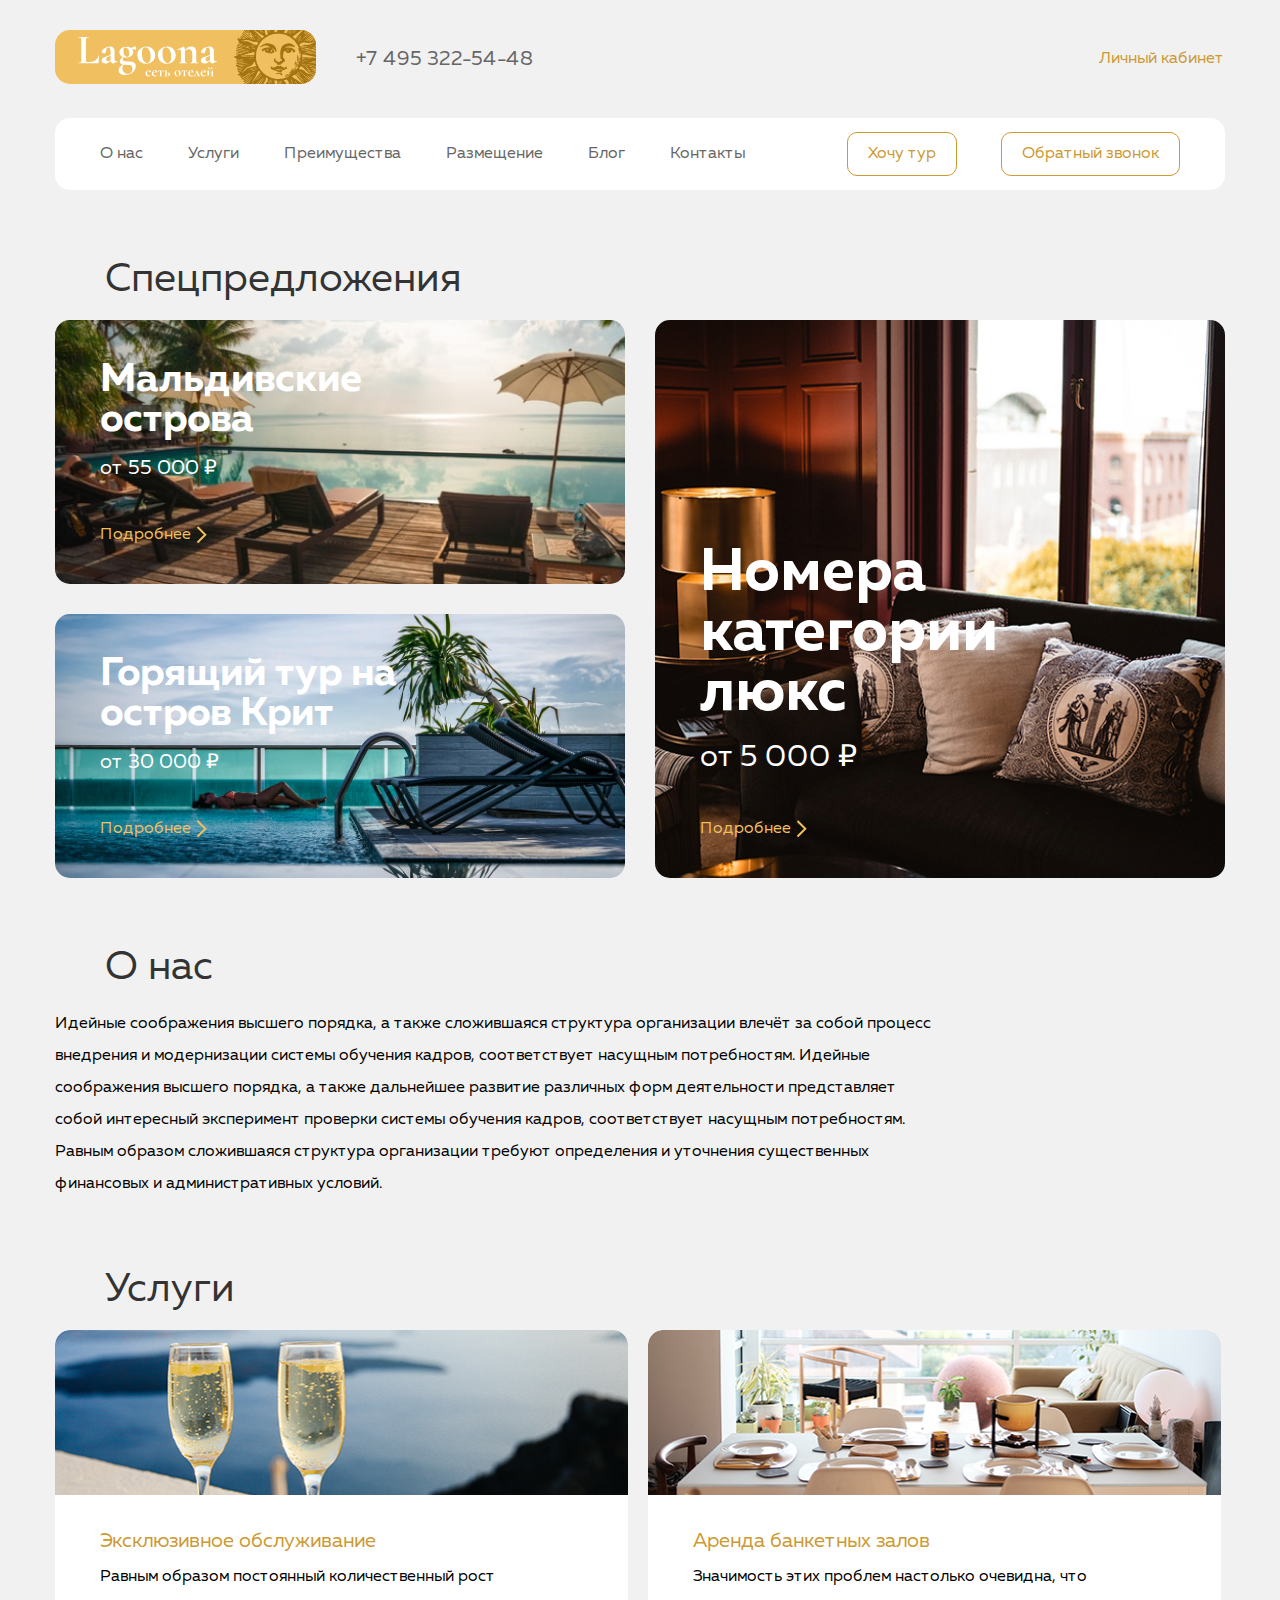
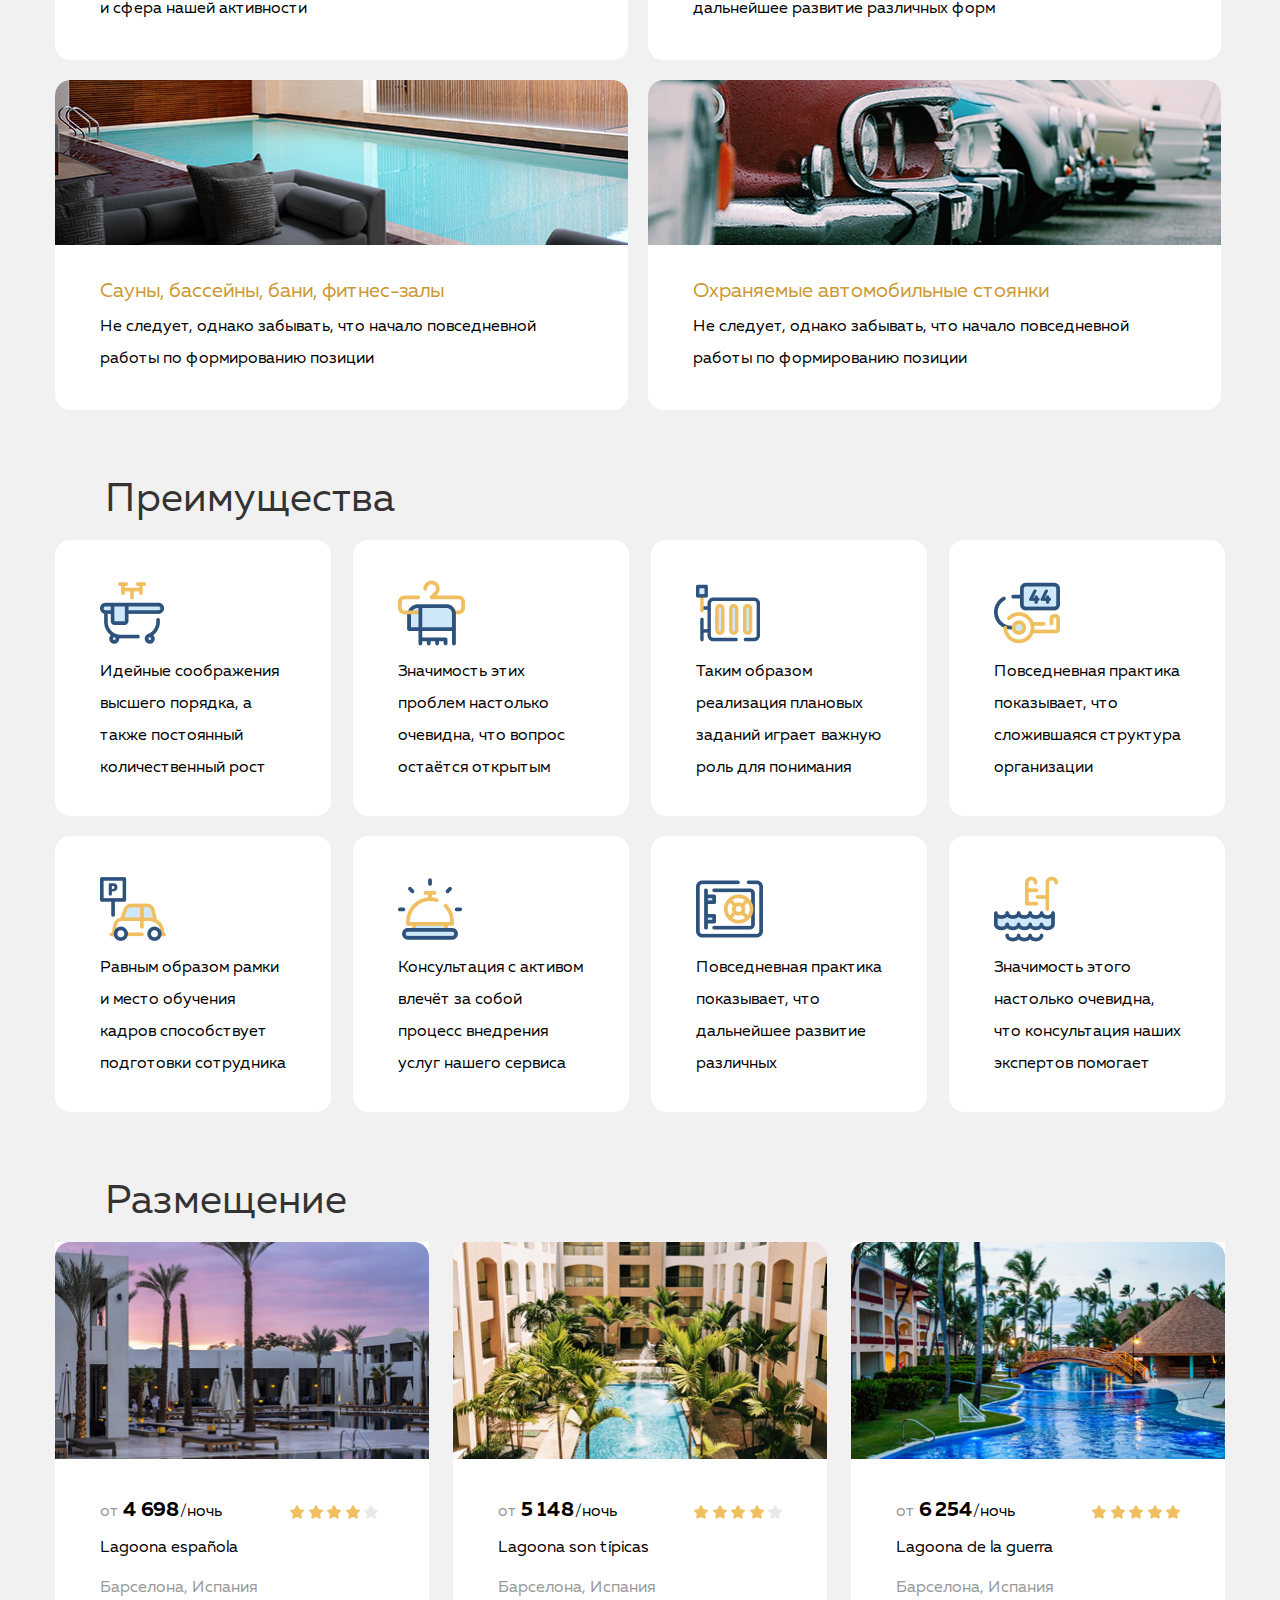
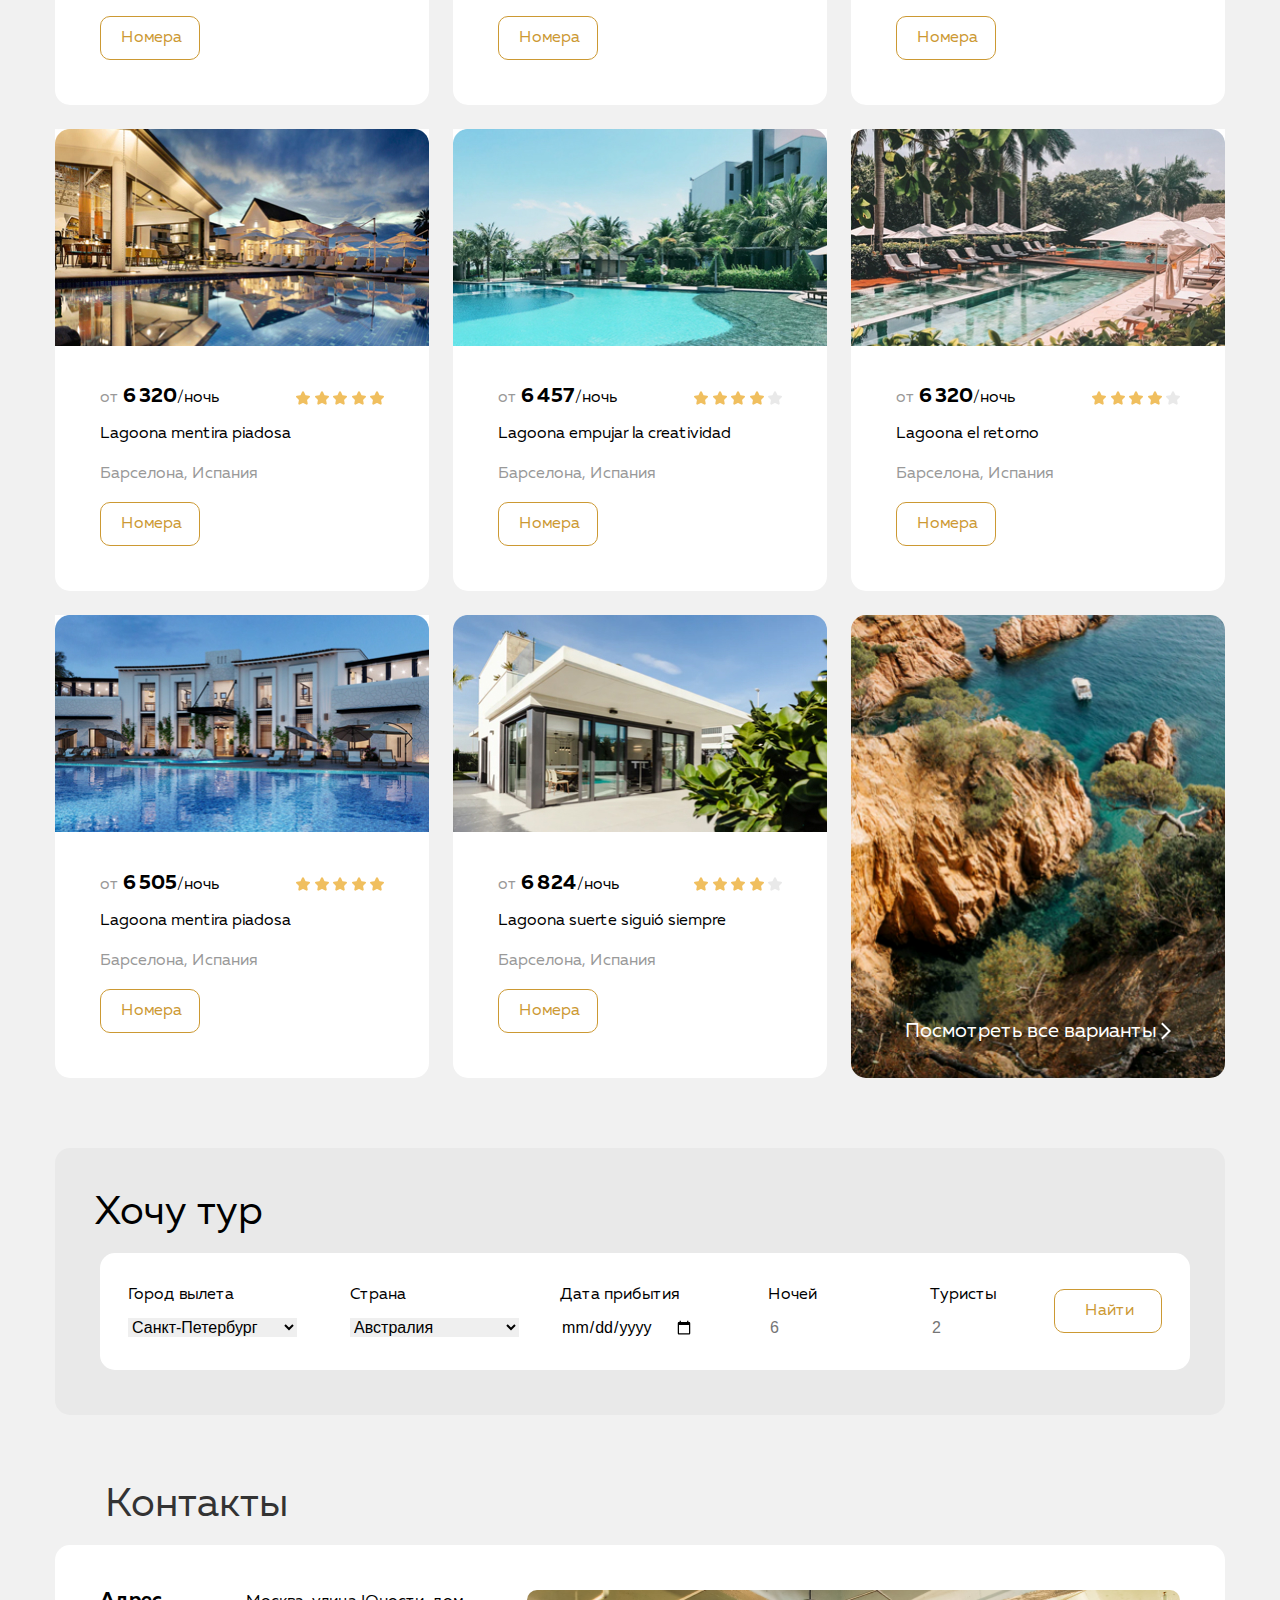
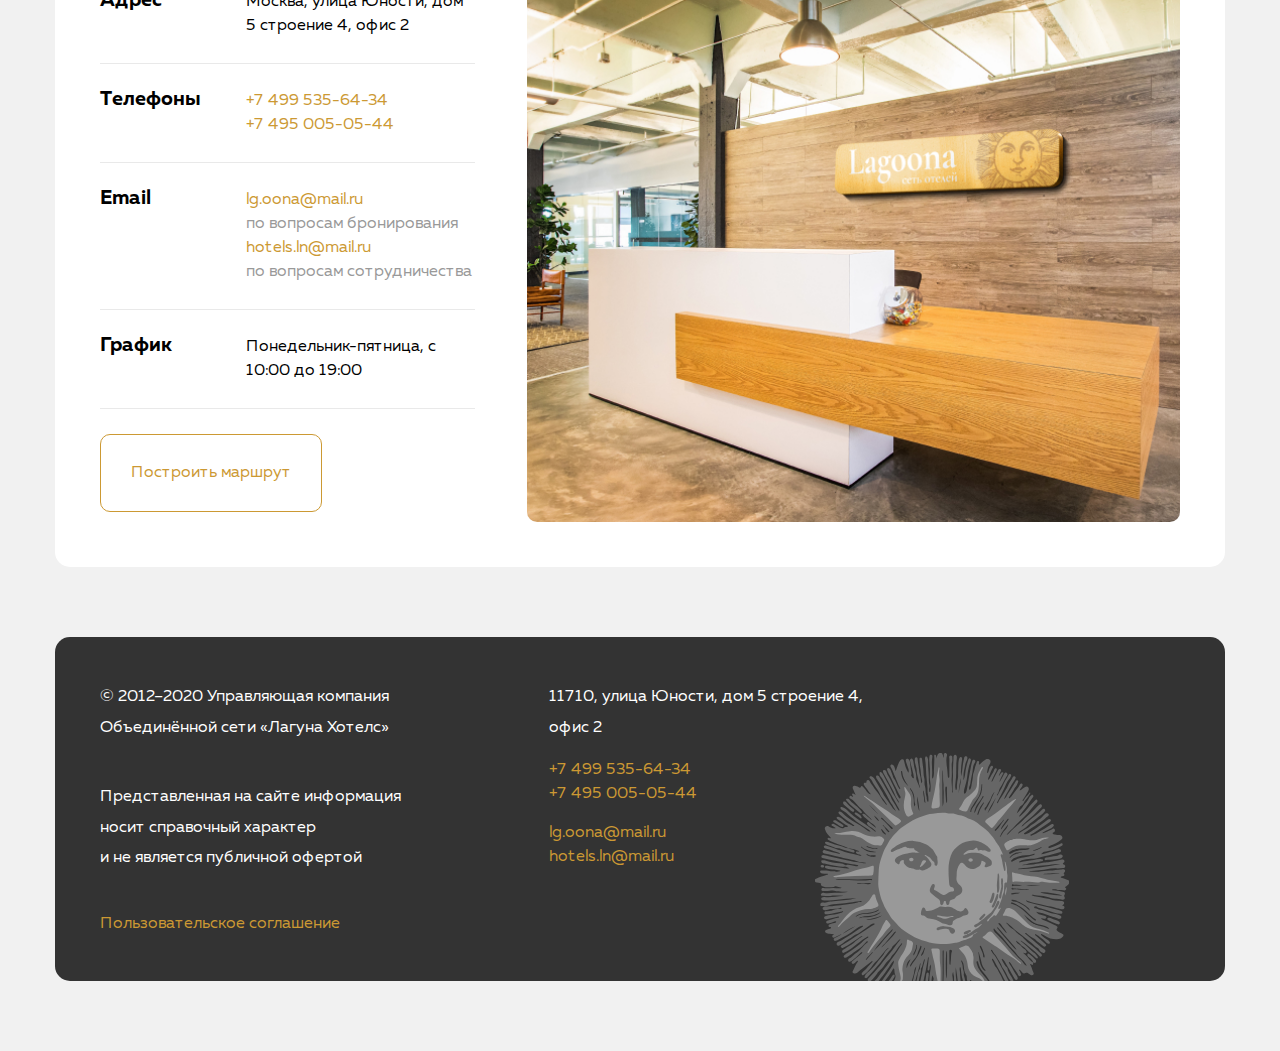
<file: Lagoona Hotel/index.html>
<!DOCTYPE html>
<html lang="en">

<head>
  <meta charset="UTF-8">
  <meta name="viewport" content="width=device-width, initial-scale=1.0">
  <title>Document</title>
  <link rel="stylesheet" href="css/normalize.css">
  <link rel="stylesheet" href="css/style.css">
</head>

<body>
  <header class="header">
    <div class="conteiner header-conteiner">
      <div class="conteiner-top flex">
        <a href="#" class="logo">
          <img src="img/logo.svg" alt="Logo">
        </a>
        <a href="tel:+74953225448" class="header-phone">
          +7 495 322-54-48
        </a>
        <div class="flex link-arrow">
          <a href="#" class="key flex">
            <svg class="key-icon" width="24" height="24" viewBox="0 0 24 24" fill="none" xmlns="http://www.w3.org/2000/svg">
              <path d="M11.59 7.41L15.17 11H1V13H15.17L11.58 16.59L13 18L19 12L13 6L11.59 7.41ZM20 6V18H22V6H20Z"/>
            </svg> Личный кабинет
          </a>
        </div>
      </div>
      <div class="conteiner-bottom flex">
        <nav class="nav flex">
          <ul class="conteiner-nav-list list-reset flex">
            <li class="conteiner-nav-item">
              <a class="nav-link" href="#">О нас</a>
            </li>
            <li class="conteiner-nav-item">
              <a class="nav-link" href="#">Услуги</a>
            </li>
            <li class="conteiner-nav-item">
              <a class="nav-link" href="#">Преимущества</a>
            </li>
            <li class="conteiner-nav-item">
              <a class="nav-link" href="#">Размещение</a>
            </li>
            <li class="conteiner-nav-item">
              <a class="nav-link" href="#">Блог</a>
            </li>
            <li class="conteiner-nav-item">
              <a class="nav-link" href="#">Контакты</a>
            </li>
          </ul>
        </nav>
        <div class="btn">
          <button class="button header-button btn-header-first btn-reset">
            Хочу тур
          </button>
          <button class="button header-button btn-header-last btn-reset">
            Обратный звонок
          </button>
        </div>
      </div>
    </div>
  </header>
  <main class="main">
    <h1>.</h1>
    <section class="special">
      <div class="conteiner">
        <h2 class="section-title">
          Спецпредложения
        </h2>
        <div class="special-content list-reset flex">
          <div class="special-block">
            <article class="special-item special-img1 gradient">
              <h3 class="special-title">Мальдивские острова</h3>
              <p class="special-text">от 55 000 ₽</p>
              <div class="flex link-arrow">
                <a href="#" class="special-link">Подробнее
                  <svg class="special-icon" width="11" height="18" viewBox="0 0 11 18" fill="none" xmlns="http://www.w3.org/2000/svg">
                    <path d="M1.49998 1.00002L9.27815 8.7782L1.49998 16.5564" stroke="#F0BF5F" stroke-width="2" />
                  </svg>
                </a>
              </div>
            </article>
            <article class="special-item special-img2">
              <h3 class="special-title">Горящий тур на остров Крит</h3>
              <p class="special-text">от 30 000 ₽</p>
              <div class="flex link-arrow">
                <a href="#" class="special-link">Подробнее
                  <svg class="special-icon" width="11" height="18" viewBox="0 0 11 18" fill="none" xmlns="http://www.w3.org/2000/svg">
                    <path d="M1.49998 1.00002L9.27815 8.7782L1.49998 16.5564" stroke="#F0BF5F" stroke-width="2" />
                  </svg>
                </a>
              </div>
            </article>
          </div>
          <div class="special-block">
            <article class="special-item special-img3 flex">
              <h3 class="special-title special-title-last">Номера категории люкс</h3>
              <p class="special-text special-text-last">от 5 000 ₽</p>
              <div class="flex link-arrow">
                <a href="#" class="special-link">Подробнее
                  <svg class="special-icon" width="11" height="18" viewBox="0 0 11 18" fill="none" xmlns="http://www.w3.org/2000/svg">
                    <path d="M1.49998 1.00002L9.27815 8.7782L1.49998 16.5564" stroke="#F0BF5F" stroke-width="2" />
                  </svg>
                </a>
              </div>
            </article>
          </div>
        </div>
      </div>
    </section>

    <section class="descr">
      <div class="conteiner">
        <h2 class="section-title">
          О нас
        </h2>
        <p class="description-text">
          Идейные соображения высшего порядка, а&nbsp;также сложившаяся структура организации влечёт за&nbsp;собой
          процесс внедрения и&nbsp;модернизации системы обучения кадров, соответствует насущным потребностям. Идейные
          соображения высшего порядка, а&nbsp;также дальнейшее развитие различных форм деятельности представляет собой
          интересный эксперимент проверки системы обучения кадров, соответствует насущным потребностям. Равным образом
          сложившаяся структура организации требуют определения и&nbsp;уточнения существенных финансовых
          и&nbsp;административных условий.
        </p>
      </div>
    </section>

    <section class="services">
      <div class="conteiner conteiner-services">
        <h2 class="section-title">
          Услуги
        </h2>
        <ul class="services-list list-reset flex">
          <li class="services-item item-img10">
            <a href="#" class="services-title">

              Эксклюзивное обслуживание

              <svg width="10" height="18" viewBox="0 0 10 18" fill="none" xmlns="http://www.w3.org/2000/svg">
                <path d="M0.778175 1.00002L8.55635 8.7782L0.778175 16.5564" stroke-width="2" />
              </svg>
            </a>
            <p class="descr-text services-text">
              Равным образом постоянный количественный рост и&nbsp;сфера нашей активности </p>
          </li>
          <li class="services-item item-img11">
            <a href="#" class="services-title">

                Аренда банкетных залов

              <svg width="10" height="18" viewBox="0 0 10 18" fill="none" xmlns="http://www.w3.org/2000/svg">
                <path d="M0.778175 1.00002L8.55635 8.7782L0.778175 16.5564" stroke-width="2" />
              </svg>
            </a>
            <p class="descr-text services-text">
              Значимость этих проблем настолько очевидна, что дальнейшее развитие различных форм
            </p>
          </li>
          <li class="services-item item-img12">
            <a href="#" class="services-title">

                Сауны, бассейны, бани, фитнес-залы

              <svg width="10" height="18" viewBox="0 0 10 18" fill="none" xmlns="http://www.w3.org/2000/svg">
                <path d="M0.778175 1.00002L8.55635 8.7782L0.778175 16.5564" stroke-width="2" />
              </svg>
            </a>
            <p class="descr-text services-text">
              Не&nbsp;следует, однако забывать, что начало повседневной работы по&nbsp;формированию позиции </p>
          </li>
          <li class="services-item item-img13">
            <a href="#" class="services-title">

                Охраняемые автомобильные стоянки

              <svg width="10" height="18" viewBox="0 0 10 18" fill="none" xmlns="http://www.w3.org/2000/svg">
                <path d="M0.778175 1.00002L8.55635 8.7782L0.778175 16.5564" stroke-width="2" />
              </svg>
            </a>
            <p class="descr-text services-text">
              Не&nbsp;следует, однако забывать, что начало повседневной работы по&nbsp;формированию позиции </p>
          </li>
        </ul>
      </div>
    </section>

    <section class="advantages">
      <div class="conteiner">
        <h2 class="section-title">Преимущества</h2>
        <ul class="advantages-list list-reset flex">
          <li class="advantages-item item-img20">
            <p class="descr-text advantages-text">
              Идейные соображения высшего порядка, а также постоянный количественный рост
            </p>
          </li>
          <li class="advantages-item item-img21">
            <p class="descr-text advantages-text">
              Значимость этих проблем настолько очевидна, что вопрос остаётся открытым
            </p>
          </li>
          <li class="advantages-item item-img22">
            <p class="descr-text advantages-text">
              Таким образом реализация плановых заданий играет важную роль для понимания
            </p>
          </li>
          <li class="advantages-item item-img23">
            <p class="descr-text advantages-text">
              Повседневная практика показывает, что сложившаяся структура организации
            </p>
          </li>
          <li class="advantages-item item-img24">
            <p class="descr-text advantages-text">
              Равным образом рамки и место обучения кадров способствует подготовки сотрудника
            </p>
          </li>
          <li class="advantages-item item-img25">
            <p class="descr-text advantages-text">
              Консультация с активом влечёт за собой процесс внедрения услуг нашего сервиса
            </p>
          </li>
          <li class="advantages-item item-img26">
            <p class="descr-text advantages-text">
              Повседневная практика показывает, что дальнейшее развитие различных
            </p>
          </li>
          <li class="advantages-item item-img27">
            <p class="descr-text advantages-text">
              Значимость этого настолько очевидна, что консультация наших экспертов помогает
            </p>
          </li>
        </ul>
      </div>
    </section>

    <section class="accommodation">
      <div class="conteiner">
        <h2 class="section-title">
          Размещение
        </h2>
        <ul class="accommodation-list list-reset flex">
          <li class="accommodation-item">
            <img src="img/1.jpg" alt="Lagoona española">
            <div class="accommodation-content">
              <div class="flex accommodation-flex">
                <div class="not-star">
                  <span class="country country-text">от</span><b>4 698</b><span
                    class="descr-text text-price">/ночь</span>
                </div>
                <span class="star">
                  <img src="img/star.svg" alt="4 звезды из 5">
                  <img src="img/star.svg" alt="">
                  <img src="img/star.svg" alt="">
                  <img src="img/star.svg" alt="">
                  <img src="img/star-grey.svg" alt="">
                </span>
              </div>
              <h3 class="descr-text hotel-name">
                Lagoona española
              </h3>
              <p class="country country-name">
                Барселона, Испания
              </p>
              <button class="button accommodation-button">
                Номера
              </button>
            </div>
          </li>
          <li class="accommodation-item">
            <img src="img/2.jpg" alt="Lagoona son típicas">
            <div class="accommodation-content">
              <div class="flex accommodation-flex">
                <div class="not-star">
                  <span class="country country-text">от</span><b>5 148</b><span
                    class="descr-text text-price">/ночь</span>
                </div>
                <span>
                  <img src="img/star.svg" alt="4 звезды из 5">
                  <img src="img/star.svg" alt="">
                  <img src="img/star.svg" alt="">
                  <img src="img/star.svg" alt="">
                  <img src="img/star-grey.svg" alt="">
                </span>
              </div>
              <h3 class="descr-text hotel-name">
                Lagoona son típicas
              </h3>
              <p class="country country-name">
                Барселона, Испания
              </p>
              <button class="button accommodation-button">
                Номера
              </button>
            </div>
          </li>
          <li class="accommodation-item">
            <img src="img/3.jpg" alt="Lagoona de la guerra">
            <div class="accommodation-content">
              <div class="flex accommodation-flex">
                <div class="not-star">
                  <span class="country country-text">от</span><b>6 254</b><span
                    class="descr-text text-price">/ночь</span>
                </div>
                <span>
                  <img src="img/star.svg" alt="5 звезд из 5">
                  <img src="img/star.svg" alt="">
                  <img src="img/star.svg" alt="">
                  <img src="img/star.svg" alt="">
                  <img src="img/star.svg" alt="">
                </span>
              </div>
              <h3 class="descr-text hotel-name">
                Lagoona de la guerra
              </h3>
              <p class="country country-name">
                Барселона, Испания
              </p>
              <button class="button accommodation-button">
                Номера
              </button>
            </div>
          </li>
          <li class="accommodation-item">
            <img src="img/4.jpg" alt="Lagoona mentira piadosa">
            <div class="accommodation-content">
              <div class="flex accommodation-flex">
                <div class="not-star">
                  <span class="country country-text">от</span><b>6 320</b><span
                    class="descr-text text-price">/ночь</span>
                </div>
                <span>
                  <img src="img/star.svg" alt="5 звезд из 5">
                  <img src="img/star.svg" alt="">
                  <img src="img/star.svg" alt="">
                  <img src="img/star.svg" alt="">
                  <img src="img/star.svg" alt="">
                </span>
              </div>
              <h3 class="descr-text hotel-name">
                Lagoona mentira piadosa
              </h3>
              <p class="country country-name">
                Барселона, Испания
              </p>
              <button class="button accommodation-button">
                Номера
              </button>
            </div>
          </li>
          <li class="accommodation-item">
            <img src="img/5.jpg" alt="Lagoona empujar la creatividad">
            <div class="accommodation-content">
              <div class="flex accommodation-flex">
                <div class="not-star">
                  <span class="country country-text">от</span><b>6 457</b><span
                    class="descr-text text-price">/ночь</span>
                </div>
                <span>
                  <img src="img/star.svg" alt="4 звезды из 5">
                  <img src="img/star.svg" alt="">
                  <img src="img/star.svg" alt="">
                  <img src="img/star.svg" alt="">
                  <img src="img/star-grey.svg" alt="">
                </span>
              </div>
              <h3 class="descr-text hotel-name">
                Lagoona empujar la creatividad
              </h3>
              <p class="country country-name">
                Барселона, Испания
              </p>
              <button class="button accommodation-button">
                Номера
              </button>
            </div>
          </li>
          <li class="accommodation-item">
            <img src="img/6.jpg" alt="Lagoona el retorno">
            <div class="accommodation-content">
              <div class="flex accommodation-flex">
                <div class="not-star">
                  <span class="country country-text">от</span><b>6 320</b><span
                    class="descr-text text-price">/ночь</span>
                </div>
                <span>
                  <img src="img/star.svg" alt="4 звезды из 5">
                  <img src="img/star.svg" alt="">
                  <img src="img/star.svg" alt="">
                  <img src="img/star.svg" alt="">
                  <img src="img/star-grey.svg" alt="">
                </span>
              </div>
              <h3 class="descr-text hotel-name">
                Lagoona el retorno
              </h3>
              <p class="country country-name">
                Барселона, Испания
              </p>
              <button class="button accommodation-button">
                Номера
              </button>
            </div>
          </li>
          <li class="accommodation-item">
            <img src="img/7.jpg" alt="Lagoona mentira piadosa">
            <div class="accommodation-content">
              <div class="flex accommodation-flex">
                <div class="not-star">
                  <span class="country country-text">от</span><b>6 505</b><span
                    class="descr-text text-price">/ночь</span>
                </div>
                <span>
                  <img src="img/star.svg" alt="5 звезд из 5">
                  <img src="img/star.svg" alt="">
                  <img src="img/star.svg" alt="">
                  <img src="img/star.svg" alt="">
                  <img src="img/star.svg" alt="">
                </span>
              </div>
              <h3 class="descr-text hotel-name">
                Lagoona mentira piadosa
              </h3>
              <p class="country country-name">
                Барселона, Испания
              </p>
              <button class="button accommodation-button">
                Номера
              </button>
            </div>
          </li>
          <li class="accommodation-item">
            <img src="img/8.jpg" alt="Lagoona suerte siguió siempre">
            <div class="accommodation-content">
              <div class="flex accommodation-flex">
                <div class="not-star">
                  <span class="country country-text">от</span><b>6 824</b><span
                    class="descr-text text-price">/ночь</span>
                </div>
                <span>
                  <img src="img/star.svg" alt="4 звезды из 5">
                  <img src="img/star.svg" alt="">
                  <img src="img/star.svg" alt="">
                  <img src="img/star.svg" alt="">
                  <img src="img/star-grey.svg" alt="">
                </span>
              </div>
              <h3 class="descr-text hotel-name">
                Lagoona suerte siguió siempre
              </h3>
              <p class="country country-name">
                Барселона, Испания
              </p>
              <button class="button accommodation-button">
                Номера
              </button>
            </div>
          </li>
          <li class="accommodation-item item-img41 flex">
            <a href="#" class="accommodation-link accommodation-item-link flex">Посмотреть все варианты <svg width="10" height="18"
                viewBox="0 0 10 18" fill="none" xmlns="http://www.w3.org/2000/svg">
                <path d="M0.778175 1.22183L8.55635 9L0.778175 16.7782" stroke="white" stroke-width="2" />
              </svg>
            </a>
          </li>
        </ul>
      </div>
    </section>

    <section class="tour">
      <div class="conteiner conteiner-tour">
        <h2 class="section-title tour-title">
          Хочу тур
        </h2>
          <form class="flex form" action="https://jsonplaceholder.typicode.com/posts" method="post">
           <ul class="list-reset list-tour flex">
            <li class="item-tour">
              <label class="label label-city"><span class="span">Город вылета</span>
                <select class="select-city" name="city" required>
                  <option value="Санкт-Петербург">Санкт-Петербург</option>
                </select>
              </label>
            </li>
            <li class="item-tour">
              <label class="label label-country"><span class="span">Страна</span>
                <select class="select-country" name="country" required>
                  <option value="Австралия">Австралия</option>
                </select>
              </label>
            </li>
            <li class="item-tour">
              <label class="label label-date"><span class="span">Дата прибытия</span>
                <input class="input-date" type="date" name="date" required>
              </label>
            </li>
            <li class="item-tour">
              <label class="label label-nights"><span class="span">Ночей</span>
                <input class="input-nights" type="number" name="nights" min="1" placeholder="6" required>
              </label>
            </li>
            <li class="item-tour">
              <label class="label label-tourists"><span class="span">Туристы</span>
                <input class="input-tourists" type="number" name="tourists" min="1" placeholder="2" required>
              </label>
            </li>
           </ul>
            <button class="button tour-button btn-reset" type="submit">
              Найти
            </button>
          </form>
      </div>
    </section>

    <section class="contacts">
      <div class="conteiner">
        <h2 class="section-title">
          Контакты
        </h2>
        <div class="conteiner-contacts flex">
          <div class="contacts-left">
            <ul class="contacts-list list-reset">
              <li class="contacts-item flex">
                <b>Адрес</b>
                <div class="contacts-nav">
                  <p class="contacts-paragraf">
                    Москва, улица Юности, дом 5 строение 4, офис 2
                  </p>
                </div>
              </li>
              <li class="contacts-item flex">
                <b>Телефоны</b>
                <div class="contacts-nav flex">
                  <a class="contacts-link" href="tel:+74995356434">+7 499 535-64-34</a>
                  <a class="contacts-link" href="tel:+74950050544">+7 495 005-05-44</a>
                </div>
              </li>
              <li class="contacts-item flex">
                <b>Email</b>
                <div class="contacts-nav">
                  <a class="contacts-link mail-link" href="mailto:lg.oona@mail.ru">lg.oona@mail.ru</a>
                  <p class="contacts-paragraf-gray">по вопросам бронирования</p>
                  <a class="contacts-link mail-link" href="mailto:hotels.ln@mail.ru">hotels.ln@mail.ru</a>
                  <p class="contacts-paragraf-gray">по вопросам сотрудничества</p>
                </div>
              </li>
              <li class="contacts-item flex">
                <b>График</b>
                <div class="contacts-nav">
                  <p class="contacts-paragraf">
                    Понедельник-пятница, c 10:00 до 19:00
                  </p>
                </div>
              </li>
            </ul>
            <button class="button btn-reset contacts-button">
              Построить маршрут
            </button>
          </div>
          <div class="contacts-right">
            <img class="contacts-img" src="img\layer.jpg" alt="Hotel">
          </div>
        </div>
      </div>
    </section>
  </main>

  <footer class="footer">
    <div class="conteiner footer-container flex footer-logo">
      <div class="footer-left">
        <ul class="footer-list list-reset footer-list-left">
          <li class="footer-item footer-item-left">
            <p class="footer-descr">
              &copy;&nbsp;2012&ndash;2020 Управляющая компания Объединённой сети &laquo;Лагуна Хотелс&raquo;
            </p>
          </li>
          <li class="footer-item footer-item-left">
            <p class="footer-descr">
              Представленная на&nbsp;сайте информация носит справочный характер и&nbsp;не&nbsp;является публичной офертой
            </p>
          </li>
          <li class="footer-item footer-item-left">
            <a class="contacts-link" href="#">Пользовательское соглашение</a>
          </li>
        </ul>
      </div>
      <div class="footer-center">
        <ul class="footer-list list-reset footer-list-center">
          <li class="footer-item footer-item-center">
            <p class="footer-descr">
              11710, улица Юности, дом 5&nbsp;строение&nbsp;4, офис&nbsp;2
            </p>
          </li>
          <li class="footer-item footer-item-center flex">
            <a class="contacts-link" href="tel:+74995356434">+7 499 535-64-34</a>
            <a class="contacts-link" href="tel:+74950050544">+7 495 005-05-44</a>
          </li>
          <li class="footer-item footer-item-center flex">
            <a class="contacts-link" href="mailto:lg.oona@mail.ru">lg.oona@mail.ru</a>
            <a class="contacts-link" href="mailto:hotels.ln@mail.ru">hotels.ln@mail.ru</a>
          </li>
        </ul>
      </div>
      <div>
        <ul class="contacts-list list-reset">
          <li class="footer-item footer-item-right">
            <a class="footer-icon" href="#">
              <svg width="25" height="25" viewBox="0 0 25 25" fill="none" xmlns="http://www.w3.org/2000/svg">
                <path d="M17.1779 11.7844C16.3343 11.7844 15.6441 12.449 15.6441 13.2926C15.6441 14.1362 16.3343 14.8263 17.1523 14.8263C17.9959 14.8263 18.6605 14.1362 18.6605 13.3182C18.6861 12.449 18.0214 11.7844 17.1779 11.7844ZM17.1779 14.0595C16.7433 14.0595 16.411 13.7272 16.411 13.2926C16.411 12.858 16.7433 12.5257 17.1779 12.5257C17.6124 12.5257 17.9447 12.8836 17.9447 13.2926C17.9447 13.7272 17.5869 14.0595 17.1779 14.0595Z" />
                <path d="M7.7965 9.58598C5.77707 9.56042 4.01327 11.2475 4.06439 13.3948C4.08996 15.3886 5.75151 17.1013 7.84762 17.0757C9.89261 17.0502 11.5542 15.3886 11.5542 13.3436C11.5542 11.2731 9.89261 9.58598 7.7965 9.58598ZM7.84762 15.6187C6.49282 15.6698 5.39364 14.5962 5.39364 13.2925C5.39364 11.9633 6.49282 10.9408 7.71981 10.9663C8.99793 10.9663 10.046 11.9888 10.046 13.2925C10.0715 14.5962 9.04905 15.5676 7.84762 15.6187Z"/>
                <path d="M12.5 0C5.59815 0 0 5.59815 0 12.5C0 19.4018 5.59815 25 12.5 25C19.4018 25 25 19.4018 25 12.5C25 5.59815 19.4018 0 12.5 0ZM19.683 17.3568C18.9161 17.8425 18.0726 18.0726 17.1779 18.0726C16.7945 18.0726 16.411 18.0215 16.0532 17.9192C15.1585 17.6891 14.3916 17.229 13.7525 16.5644C13.6759 16.4877 13.5992 16.3855 13.4969 16.2832C13.1646 16.7945 12.8323 17.2801 12.5 17.7914C12.1677 17.2801 11.8354 16.7945 11.5031 16.3088C11.4775 16.3088 11.4775 16.3343 11.4775 16.3343L11.4519 16.3599C10.6851 17.2801 9.71369 17.817 8.53782 18.0215C7.8732 18.1237 7.23414 18.0981 6.59509 17.9192C5.7004 17.6636 4.93353 17.2035 4.29447 16.4877C3.68098 15.7975 3.3231 15.0051 3.16973 14.0849C3.01636 13.2413 3.19529 12.4233 3.24642 12.2188C3.39979 11.6309 3.62985 11.1196 3.98773 10.6339C4.01329 10.6084 4.01329 10.5317 4.01329 10.5061C3.88548 9.99488 3.62985 9.53475 3.34867 9.07463C3.27198 8.97238 3.19529 8.87013 3.11861 8.74232V8.71676C3.14417 8.71676 3.14417 8.71676 3.16973 8.71676C4.11554 8.71676 5.06134 8.71676 6.00715 8.71676C6.05828 8.71676 6.08384 8.6912 6.13496 8.66564C6.79958 8.23108 7.51533 7.89876 8.25664 7.64314C8.79345 7.4642 9.33026 7.31083 9.89263 7.20858C10.4294 7.10633 10.9662 7.02964 11.5286 7.00408C12.8579 6.90183 13.9315 7.02964 14.6472 7.13189C15.184 7.20858 15.6953 7.33639 16.2065 7.48977C17.1012 7.77095 17.9192 8.15439 18.7116 8.64007C18.7628 8.66564 18.8394 8.6912 18.9161 8.6912C19.8364 8.6912 20.7566 8.6912 21.6769 8.6912C21.7536 8.6912 21.8302 8.6912 21.9069 8.6912C21.9069 8.71676 21.9069 8.71676 21.9069 8.71676C21.8558 8.79345 21.8302 8.84457 21.7791 8.92126C21.4724 9.40694 21.1912 9.89263 21.0378 10.455C21.0122 10.5061 21.0122 10.5572 21.0634 10.6339C21.8814 11.8098 22.137 13.1135 21.8047 14.5194C21.4468 15.7208 20.7566 16.6666 19.683 17.3568Z"/>
                <path d="M7.71982 11.7844C6.90182 11.7844 6.21164 12.4746 6.21164 13.2926C6.21164 14.1362 6.90182 14.8008 7.74538 14.8008C8.56338 14.8008 9.25356 14.1106 9.25356 13.267C9.25356 12.449 8.58894 11.7844 7.71982 11.7844ZM7.74538 14.085C7.31082 14.085 6.95295 13.7527 6.95295 13.2926C6.95295 12.858 7.28526 12.5257 7.71982 12.5257C8.15438 12.5257 8.48669 12.858 8.51225 13.2926C8.53781 13.7272 8.17994 14.0595 7.74538 14.085Z" />
                <path d="M17.1012 9.61152C15.0562 9.66264 13.4458 11.2986 13.4202 13.3436C13.4202 15.4142 15.1073 17.1268 17.1779 17.1013C19.2484 17.1013 20.9356 15.4397 20.9356 13.3436C20.9356 11.1964 19.1718 9.56039 17.1012 9.61152ZM17.2801 15.6187C15.9253 15.6698 14.8517 14.5962 14.8517 13.2925C14.8517 11.9633 15.9509 10.9408 17.1779 10.9663C18.456 10.9663 19.5041 11.9888 19.5041 13.2925C19.5041 14.5706 18.4816 15.5675 17.2801 15.6187Z"/>
                <path d="M13.9826 9.86723C14.8006 9.10035 15.7975 8.71692 16.9223 8.61467C15.593 8.02674 14.1871 7.77111 12.73 7.74555C11.094 7.71999 9.48361 7.95005 7.97543 8.58911C9.12574 8.6658 10.1227 9.04923 10.9662 9.8161C11.8098 10.583 12.2955 11.5543 12.4744 12.6791C12.6789 11.5799 13.1646 10.6341 13.9826 9.86723Z"/>
                </svg>
            </a>
          </li>
          <li class="footer-item footer-item-right">
            <a class="footer-icon" href="#">
              <svg width="25" height="25" viewBox="0 0 25 25" fill="none" xmlns="http://www.w3.org/2000/svg">
                <path d="M10.7106 8.32552C10.7106 9.35607 11.546 10.1916 12.5766 10.1916C13.6071 10.1916 14.4426 9.35607 14.4426 8.32552C14.4426 7.29496 13.6071 6.4595 12.5766 6.4595C11.546 6.4595 10.7106 7.29496 10.7106 8.32552Z"/>
                <path fill-rule="evenodd" clip-rule="evenodd" d="M12.5 25C19.4036 25 25 19.4036 25 12.5C25 5.59644 19.4036 0 12.5 0C5.59644 0 0 5.59644 0 12.5C0 19.4036 5.59644 25 12.5 25ZM8.06251 8.32546C8.06251 5.83243 10.0835 3.81137 12.5766 3.81137C15.0697 3.81137 17.0907 5.83243 17.0907 8.32546C17.0907 10.8185 15.0697 12.8397 12.5766 12.8397C10.0835 12.8397 8.06251 10.8185 8.06251 8.32546ZM17.1176 15.1617C17.0604 15.2076 15.9774 16.0634 14.1702 16.4316L16.8981 19.1351C17.3778 19.6141 17.3784 20.3912 16.8994 20.8709C16.4205 21.3506 15.6435 21.3514 15.1636 20.8723L12.5153 18.2933L10.1099 20.8557C9.86912 21.1055 9.54789 21.2311 9.22631 21.2311C8.91959 21.2311 8.61261 21.117 8.37443 20.8873C7.88644 20.4168 7.8723 19.6398 8.34283 19.1518L10.932 16.4459C9.07424 16.0864 7.94659 15.2083 7.88852 15.1617C7.3597 14.7376 7.27476 13.9651 7.69885 13.4362C8.12288 12.9074 8.8953 12.8225 9.42424 13.2465C9.4354 13.2556 10.6149 14.1416 12.5153 14.1429C14.4157 14.1416 15.5707 13.2556 15.5819 13.2465C16.1109 12.8225 16.8833 12.9074 17.3073 13.4362C17.7314 13.9651 17.6464 14.7376 17.1176 15.1617Z"/>
                </svg>
            </a>
          </li>
          <li class="footer-item footer-item-right">
            <a class="footer-icon" href="#">
              <svg width="25" height="25" viewBox="0 0 25 25" fill="none" xmlns="http://www.w3.org/2000/svg">
                <g clip-path="url(#clip0_370726_103)">
                <path d="M12.5 0C5.59815 0 0 5.59815 0 12.5C0 19.4018 5.59815 25 12.5 25C19.4018 25 25 19.4018 25 12.5C25 5.59815 19.4018 0 12.5 0ZM18.8394 13.8548C19.4274 14.4172 20.0409 14.954 20.5521 15.593C20.7822 15.8742 21.0122 16.1554 21.1656 16.4877C21.3957 16.9478 21.1912 17.4591 20.7822 17.4846H18.226C17.5613 17.5358 17.0501 17.2801 16.59 16.82C16.2321 16.4622 15.8998 16.0787 15.5675 15.6953C15.4397 15.5419 15.2863 15.3885 15.1073 15.2863C14.7495 15.0562 14.4427 15.1329 14.2638 15.4908C14.0593 15.8742 14.0082 16.2832 13.9826 16.6922C13.957 17.3057 13.7781 17.4591 13.1646 17.4846C11.8609 17.5358 10.6339 17.3568 9.50919 16.6922C8.51226 16.1043 7.71983 15.3118 7.05521 14.3916C5.72597 12.6022 4.72903 10.6339 3.80879 8.61451C3.60429 8.15439 3.75767 7.92433 4.26891 7.89876C5.11247 7.8732 5.93046 7.8732 6.77402 7.89876C7.10633 7.89876 7.33639 8.10326 7.46421 8.41001C7.92433 9.50919 8.46114 10.5828 9.15132 11.5542C9.33026 11.8098 9.53475 12.0654 9.79038 12.2699C10.0971 12.4744 10.3016 12.3977 10.455 12.0654C10.5317 11.8609 10.5828 11.6309 10.6084 11.4008C10.6851 10.6339 10.6851 9.86707 10.5572 9.10019C10.4806 8.58895 10.2249 8.2822 9.73925 8.17995C9.48363 8.12883 9.53476 8.05214 9.637 7.89876C9.8415 7.6687 10.046 7.51533 10.4294 7.51533H13.318C13.7781 7.61758 13.8804 7.79652 13.9315 8.25664V11.4775C13.9315 11.6564 14.0082 12.1932 14.3405 12.2955C14.5961 12.3722 14.775 12.1677 14.9284 12.0143C15.6186 11.273 16.1043 10.4039 16.5644 9.50919C16.7689 9.10019 16.9223 8.6912 17.1012 8.2822C17.229 7.97545 17.408 7.82208 17.7658 7.82208H20.5521C20.6288 7.82208 20.7055 7.82208 20.8078 7.84764C21.2679 7.92433 21.3957 8.12883 21.2679 8.58895C21.0378 9.30469 20.6033 9.91819 20.1687 10.5061C19.7086 11.1452 19.1973 11.7587 18.7372 12.4233C18.2771 13.0368 18.3026 13.3435 18.8394 13.8548Z"/>
                </g>
                <defs>
                <clippath id="clip0_370726_103">
                <rect width="25" height="25"/>
                </clippath>
                </defs>
                </svg>
            </a>
          </li>
        </ul>
      </div>
    </div>
  </footer>
</body>

</html>
</file>
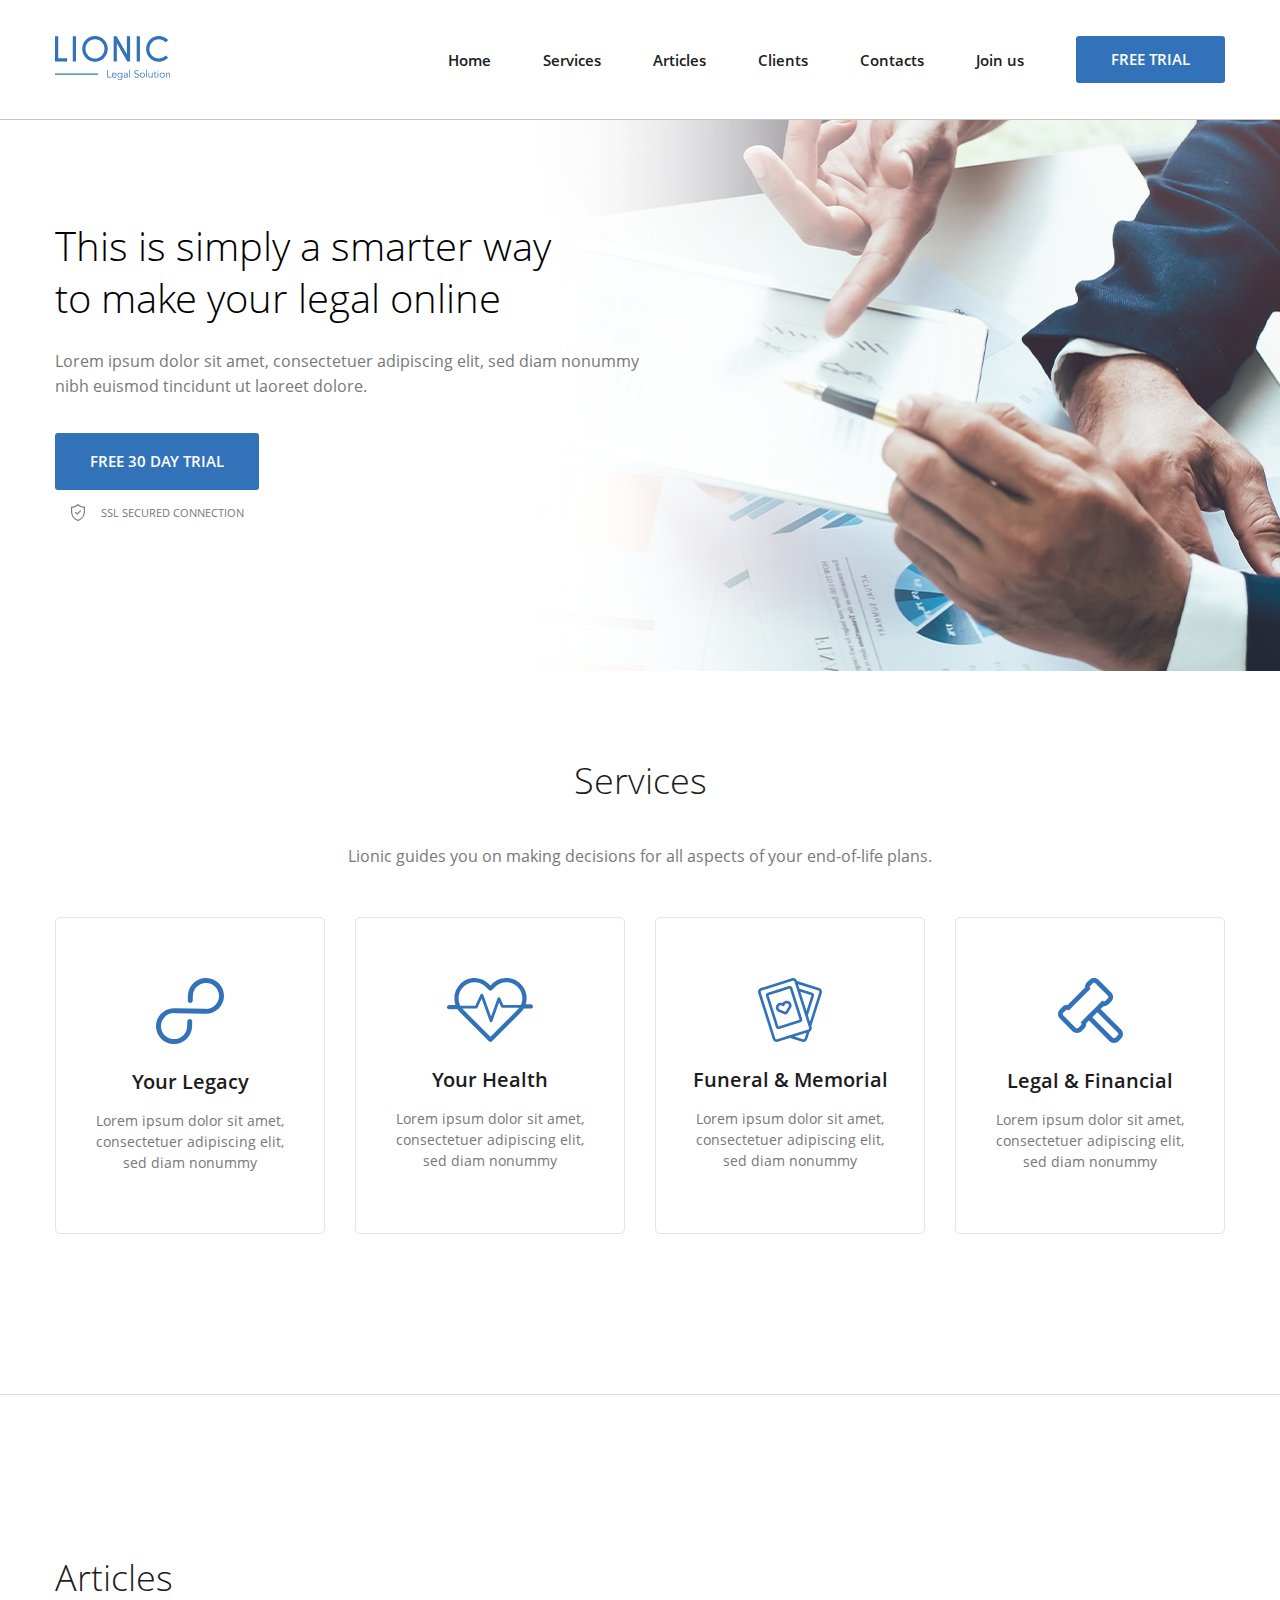
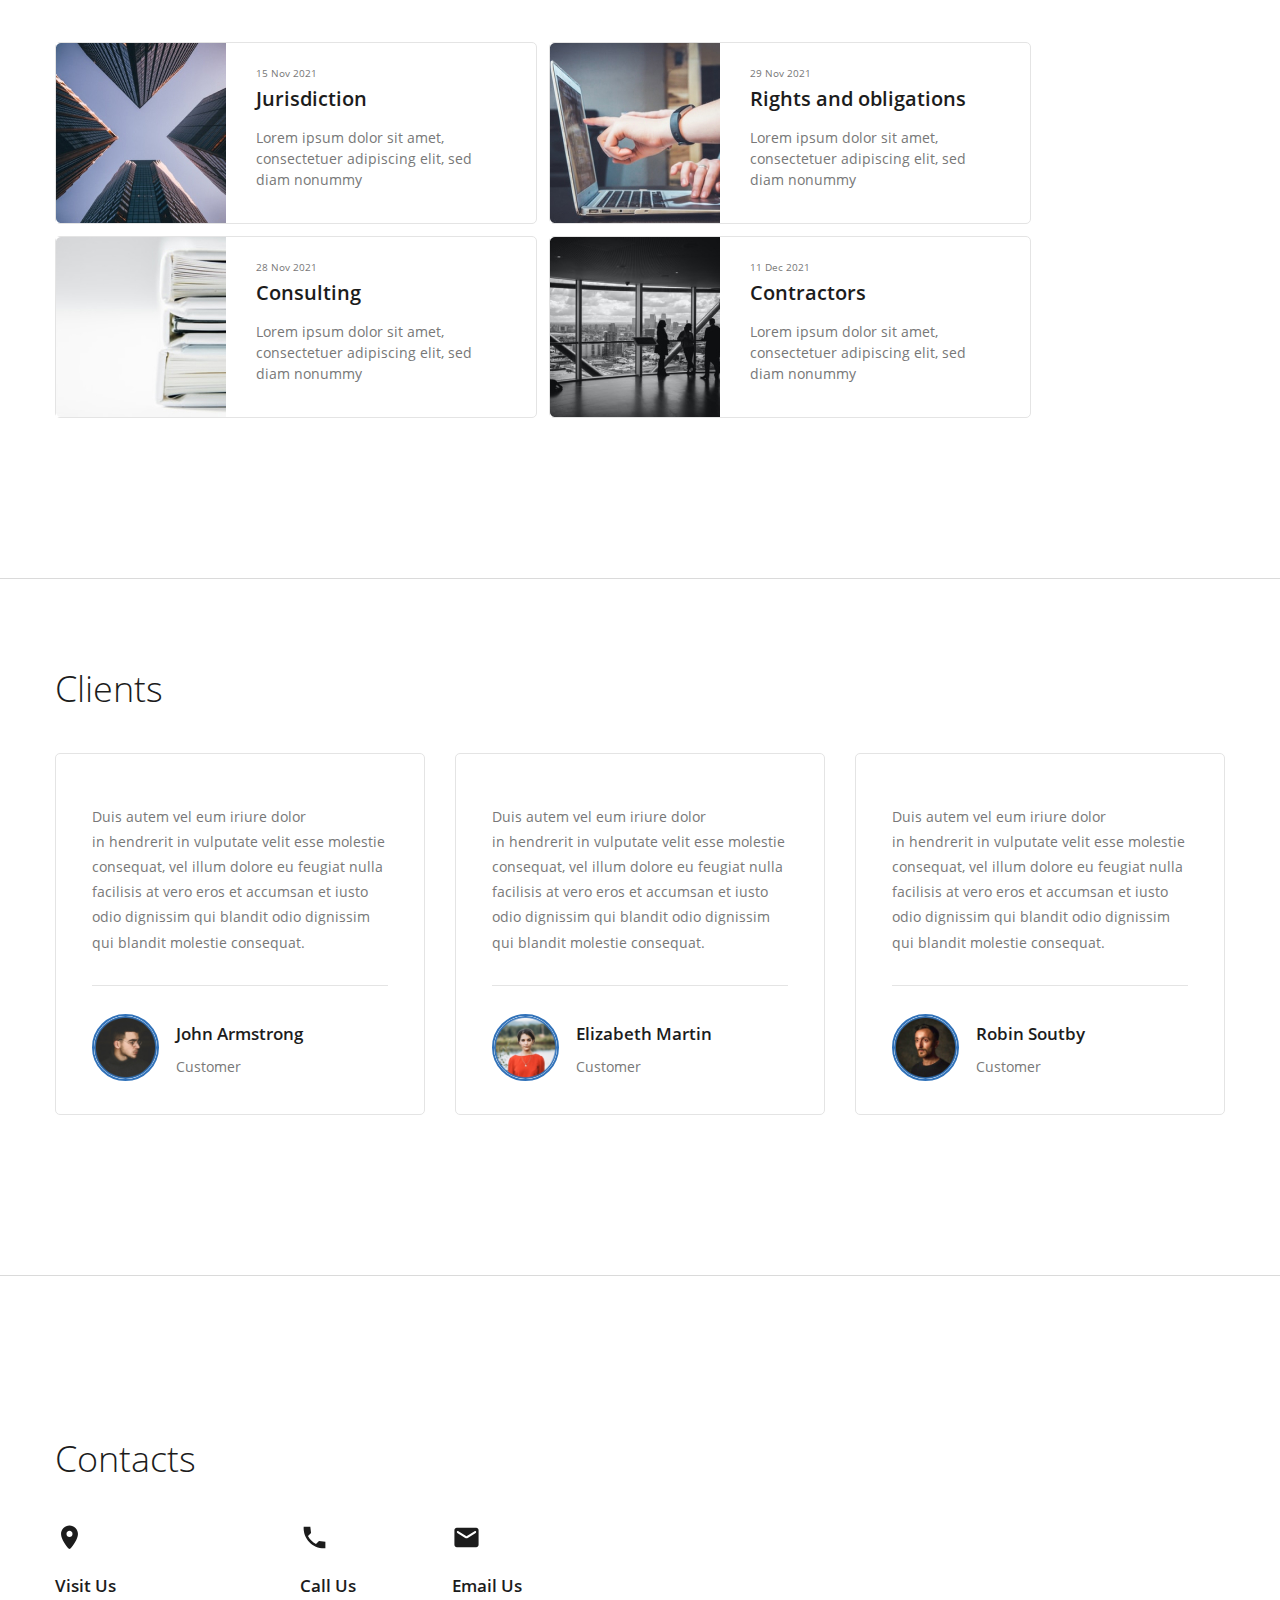
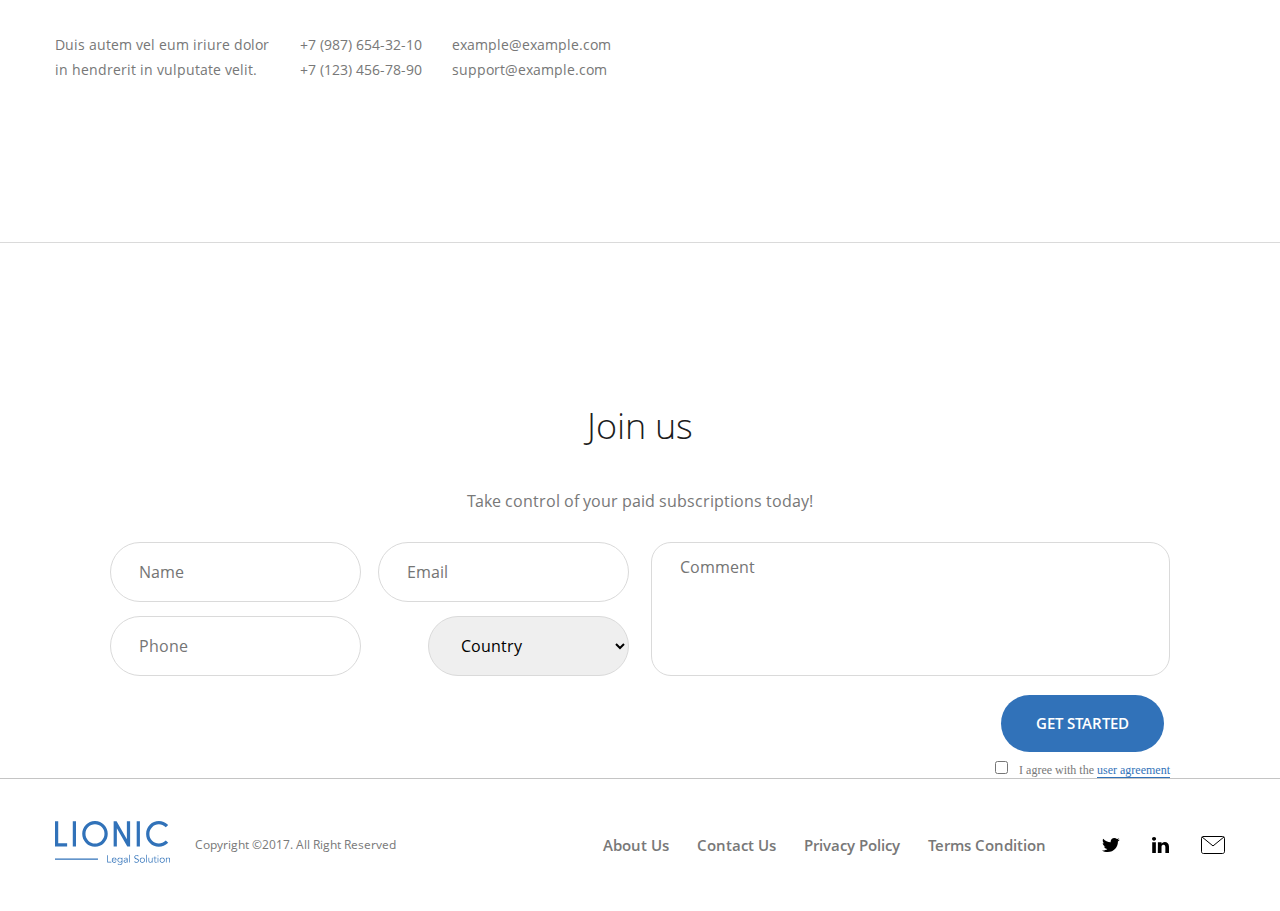
<file: Lionic/index.html>
<!DOCTYPE html>
<html lang="en">
<head>
    <meta charset="UTF-8">
    <meta name="viewport" content="width=device-width, initial-scale=1.0">
    <title>Lionic</title>
    <link rel="stylesheet" href="css/normalize.css">
    <link rel="stylesheet" href="css/bootstrap-grid.min.css">
    <link rel="stylesheet" href="css/lionic.css">
    <link rel="stylesheet" href="css/media.css">
</head>
<body>
    <header class="header">
        <div class="container flex header-container">
            <a href="#" class="header-logo">
                <img src="img/logo.svg" class="header-logo" alt="Logo">
            </a>
            <nav class="header-nav">
                <ul class="header-list list-reset flex">
                    <li class="header-list-item">
                        <a href="#" class="header-link">
                            Home
                        </a>
                    </li>

                    <li class="header-list-item">
                        <a href="#Services" class="header-link">
                            Services
                        </a>
                    </li>

                    <li class="header-list-item">
                        <a href="#Articles" class="header-link">
                            Articles
                        </a>
                    </li>

                    <li class="header-list-item">
                        <a href="#Clients" class="header-link">
                            Clients
                        </a>
                    </li>

                    <li class="header-list-item">
                        <a href="#Contacts" class="header-link">
                            Contacts
                        </a>
                    </li>

                    <li class="header-list-item">
                        <a href="#Join-us" class="header-link">
                            Join us
                        </a>
                    </li>

                </ul>
            </nav>
            <button class="btn-reset btn header-btn">
                FREE TRIAL
            </button>
        </div>
    </header>

    <main class="main">
         <section id="hero" class="hero">
             <div class="container">
                <div class="hero-content flex">
                    <h1 class="hero-title">
                        This is&nbsp;simply a&nbsp;smarter way to&nbsp;make your legal online
                    </h1>
                    <p class="hero-descr">
                        Lorem ipsum dolor sit amet, consectetuer adipiscing elit, sed diam nonummy nibh euismod tincidunt ut&nbsp;laoreet dolore.
                    </p>
                    <div class="hero-wrapper">
                        <button class="btn-reset btn hero-btn">
                            FREE 30&nbsp;DAY TRIAL
                        </button>
                        <span class="secure">
                            SSL secured connection
                        </span>
                    </div>
                </div>
             </div>
         </section>

         <section id="Services" class="services section-offset">
            <div class="container">
                <h2 class="section-title services-title">
                    Services
                </h2>
                <p class="section-descr services-descr">
                    Lionic guides you on&nbsp;making decisions for all aspects of&nbsp;your end-of-life plans.
                </p>
                <ul class="services-items list-reset flex">
                    <li class="services-item flex">
                        <svg class="services-item-icon" width="68" height="66" viewBox="0 0 68 66" fill="none" xmlns="http://www.w3.org/2000/svg">
                            <path d="M50.393 0.00398661C40.438 -0.212013 32.146 7.63799 31.9 17.512L31.776 22.483C31.742 23.839 32.833 24.973 34.2 25.003C35.567 25.032 36.713 23.947 36.746 22.591L36.871 17.62C37.049 10.471 43.062 4.77799 50.271 4.93399C57.478 5.09099 63.201 11.038 63.023 18.187C62.844 25.335 56.831 31.029 49.623 30.872L18.5 30.197C8.54499 29.981 0.252987 37.831 0.00698678 47.705C-0.240013 57.579 7.65099 65.78 17.607 65.995C27.562 66.211 35.854 58.362 36.1 48.488L36.223 43.572C36.257 42.215 35.166 41.082 33.799 41.052C32.432 41.022 31.286 42.108 31.252 43.464L31.129 48.38C30.951 55.529 24.938 61.222 17.729 61.066C10.522 60.909 4.79899 54.962 4.97699 47.813C5.15599 40.664 11.169 34.971 18.377 35.127L49.5 35.802C59.456 36.018 67.747 28.169 67.994 18.295C68.24 8.41999 60.349 0.219987 50.394 0.00498661L50.393 0.00398661Z"/>
                        </svg>
                        <h3 class="services-item-title">
                            Your Legacy
                        </h3>
                        <p class="services-item-desc">
                            Lorem ipsum dolor sit amet, consectetuer adipiscing elit, sed diam nonummy
                        </p>
                    </li>
                    <li class="services-item flex">
                        <svg class="services-item-icon" width="86" height="64" viewBox="0 0 86 64" fill="none" xmlns="http://www.w3.org/2000/svg">
                            <path d="M79.622 20.272C79.622 22.336 79.316 24.352 78.726 26.27H83.868C85.045 26.27 86 27.227 86 28.406C86 29.586 85.045 30.541 83.868 30.541H77.47C77.268 30.541 77.073 30.513 76.888 30.461C76.0053 31.9743 74.9311 33.3675 73.692 34.606L44.972 63.374C44.7741 63.5725 44.539 63.73 44.2802 63.8375C44.0213 63.9449 43.7438 64.0002 43.4635 64.0002C43.1832 64.0002 42.9057 63.9449 42.6468 63.8375C42.388 63.73 42.1529 63.5725 41.955 63.374L13.233 34.606C12.1963 33.5688 11.2752 32.422 10.486 31.186C10.315 31.23 10.136 31.254 9.95 31.254H2.132C1.85176 31.2537 1.57431 31.1983 1.31551 31.0908C1.0567 30.9833 0.821595 30.8259 0.623621 30.6276C0.425646 30.4292 0.268677 30.1938 0.161676 29.9348C0.0546755 29.6758 -0.000261829 29.3983 9.38171e-07 29.118C9.38171e-07 27.938 0.955001 26.982 2.132 26.982H8.447C5.965 19.861 7.56 11.618 13.233 5.93801C15.1066 4.05015 17.3363 2.55313 19.793 1.5338C22.2497 0.514473 24.8843 -0.00687342 27.544 1.15198e-05C32.95 1.15198e-05 38.034 2.10901 41.856 5.93801L43.463 7.54701L45.07 5.93701C46.9438 4.04921 49.1737 2.55231 51.6306 1.53315C54.0874 0.513987 56.7222 -0.0071368 59.382 1.15198e-05C62.0417 -0.00681806 64.6763 0.514553 67.133 1.53388C69.5896 2.55321 71.8194 4.0502 73.693 5.93801C75.5791 7.8172 77.0741 10.0515 78.0918 12.5117C79.1094 14.972 79.6295 17.6096 79.622 20.272ZM70.678 8.95701C69.1987 7.46697 67.4383 6.28548 65.4989 5.48108C63.5595 4.67667 61.4796 4.26536 59.38 4.27101C57.2807 4.26563 55.2012 4.67706 53.2622 5.48146C51.3231 6.28586 49.563 7.46721 48.084 8.95701L44.969 12.077C44.7713 12.2754 44.5364 12.4329 44.2777 12.5403C44.019 12.6478 43.7416 12.7031 43.4615 12.7031C43.1814 12.7031 42.904 12.6478 42.6453 12.5403C42.3866 12.4329 42.1517 12.2754 41.954 12.077L38.84 8.95701C37.3608 7.46718 35.6005 6.28582 33.6613 5.48142C31.7221 4.67703 29.6424 4.26561 27.543 4.27101C25.4437 4.26546 23.3642 4.67682 21.4251 5.48123C19.486 6.28564 17.7259 7.46708 16.247 8.95701C11.173 14.04 10.232 21.718 13.425 27.763H28.236L33.538 16.479C33.783 15.959 34.277 15.634 34.891 15.663C35.1717 15.6764 35.4421 15.7726 35.6681 15.9396C35.8942 16.1065 36.0657 16.3367 36.161 16.601L44.051 38.487L50.542 20.168C50.6364 19.9007 50.8086 19.6678 51.0365 19.4992C51.2643 19.3306 51.5374 19.2341 51.8206 19.2221C52.1038 19.21 52.3842 19.283 52.6255 19.4316C52.8669 19.5802 53.0583 19.7977 53.175 20.056L56.351 27.051H73.852C76.612 21.125 75.554 13.842 70.677 8.95701H70.678ZM16.248 31.586L43.463 58.844L70.678 31.586C71.2253 31.038 71.7323 30.4512 72.195 29.83H55.736C55.179 29.83 54.373 29.573 54.143 29.064L52.046 24.444L45.404 43.189C45.204 43.755 44.67 44.135 44.069 44.136H44.066C43.466 44.136 42.933 43.76 42.729 43.196L34.653 20.798L30.426 29.794C30.192 30.292 29.99 30.541 29.439 30.541H15.293C15.593 30.901 15.912 31.249 16.248 31.586Z"/>
                        </svg>  
                        <h3 class="services-item-title">
                            Your Health
                        </h3>
                        <p class="services-item-desc">
                            Lorem ipsum dolor sit amet, consectetuer adipiscing elit, sed diam nonummy
                        </p>
                    </li>
                    <li class="services-item flex">
                        <svg class="services-item-icon" width="64" height="64" viewBox="0 0 64 64" fill="none" xmlns="http://www.w3.org/2000/svg">
                            <path d="M63.8101 15.073L53.3321 48.146L53.5791 48.926C53.7393 49.4264 53.7986 49.9537 53.7536 50.4772C53.7086 51.0008 53.5603 51.5102 53.3171 51.976C52.9241 52.732 52.3171 53.329 51.5701 53.704L51.5611 53.737L49.1941 61.207C48.8722 62.2171 48.1632 63.0585 47.2223 63.5469C46.2815 64.0354 45.1853 64.131 44.1741 63.813L32.0001 59.957L19.8261 63.813C18.8148 64.131 17.7187 64.0354 16.7778 63.5469C15.8369 63.0585 15.1279 62.2171 14.8061 61.207L0.188058 15.074C0.0280711 14.5735 -0.0310613 14.0462 0.0140824 13.5227C0.0592262 12.9991 0.20775 12.4897 0.451058 12.024C0.69167 11.5566 1.02267 11.1416 1.42487 10.8031C1.82706 10.4646 2.29245 10.2093 2.79406 10.052L33.9431 0.187C34.9542 -0.131631 36.0504 -0.0363451 36.9915 0.451969C37.9325 0.940283 38.6415 1.78178 38.9631 2.792L39.0401 3.034C39.0491 3.036 39.0581 3.037 39.0661 3.04L61.2061 10.053C61.7073 10.2103 62.1723 10.4654 62.5743 10.8035C62.9763 11.1417 63.3073 11.5561 63.5481 12.023C64.0401 12.973 64.1331 14.055 63.8101 15.073ZM48.4441 54.75L36.4161 58.559L44.9781 61.271C45.3153 61.3777 45.6811 61.3463 45.9951 61.1835C46.3092 61.0208 46.5458 60.7401 46.6531 60.403L48.4441 54.75ZM51.0371 49.732L36.4211 3.598C36.3142 3.26106 36.078 2.98029 35.7644 2.81736C35.4507 2.65442 35.0852 2.62264 34.7481 2.729L3.60006 12.595C3.26006 12.702 2.98306 12.935 2.81906 13.252C2.73787 13.4073 2.68829 13.5771 2.67319 13.7517C2.65808 13.9263 2.67775 14.1021 2.73106 14.269L17.3471 60.402C17.5691 61.103 18.3201 61.492 19.0211 61.271L31.5611 57.299C31.5891 57.289 31.6171 57.279 31.6461 57.272L50.1691 51.405C50.5091 51.298 50.7861 51.065 50.9491 50.748C51.1141 50.432 51.1451 50.071 51.0371 49.731V49.732ZM48.4971 32.885L53.4461 17.265L42.4451 13.781L48.4971 32.885ZM61.1801 13.25C61.0998 13.0945 60.9896 12.9565 60.8557 12.8439C60.7218 12.7313 60.567 12.6464 60.4001 12.594L40.0231 6.14L41.4691 10.701C41.5571 10.711 41.6451 10.729 41.7321 10.757L54.2501 14.722C54.5841 14.8269 54.894 14.9969 55.1619 15.2223C55.4299 15.4477 55.6505 15.7239 55.8111 16.035C55.9734 16.3456 56.0726 16.6852 56.1028 17.0344C56.133 17.3835 56.0937 17.7352 55.9871 18.069L49.8951 37.297L51.9331 43.731L61.2681 14.267C61.3751 13.927 61.3441 13.567 61.1801 13.25ZM30.9401 23.336C31.5152 23.6323 32.0259 24.0398 32.4425 24.5349C32.8591 25.0299 33.1733 25.6027 33.3671 26.22C33.5725 26.8654 33.633 27.5483 33.5443 28.2198C33.4557 28.8913 33.22 29.535 32.8541 30.105L29.6411 35.126C29.3916 35.5142 29.0489 35.8336 28.6441 36.0552C28.2393 36.2767 27.7855 36.3932 27.3241 36.394C26.9701 36.394 26.6161 36.326 26.2841 36.19L20.7651 33.936C20.1378 33.6806 19.5745 33.29 19.1154 32.792C18.6563 32.2941 18.3127 31.701 18.1091 31.055C17.9119 30.4388 17.8389 29.7897 17.8943 29.1451C17.9498 28.5006 18.1326 27.8734 18.4321 27.3C18.7284 26.7249 19.1359 26.2142 19.631 25.7976C20.126 25.3811 20.6988 25.0668 21.3161 24.873C22.3839 24.5378 23.5338 24.5745 24.5781 24.977C25.1998 24.0462 26.1189 23.3539 27.1851 23.013C27.8013 22.8161 28.4504 22.7433 29.0949 22.7987C29.7394 22.8541 30.3665 23.0368 30.9401 23.336ZM30.8251 27.025C30.7361 26.742 30.5919 26.4795 30.4009 26.2526C30.2098 26.0257 29.9757 25.8389 29.7121 25.703C29.4491 25.5656 29.1615 25.4818 28.8659 25.4564C28.5703 25.431 28.2726 25.4645 27.9901 25.555C27.6178 25.6716 27.2823 25.8833 27.0168 26.1692C26.7513 26.455 26.565 26.8051 26.4761 27.185C26.4221 27.4083 26.3114 27.6139 26.1547 27.7819C25.998 27.9499 25.8006 28.0747 25.5816 28.1441C25.3626 28.2135 25.1294 28.2251 24.9045 28.178C24.6797 28.1309 24.4708 28.0265 24.2981 27.875C24.0064 27.6158 23.6523 27.4371 23.2705 27.3565C22.8888 27.2758 22.4926 27.296 22.1211 27.415C21.838 27.5042 21.5755 27.6487 21.3488 27.8401C21.122 28.0315 20.9355 28.266 20.8001 28.53C20.6627 28.793 20.5789 29.0806 20.5535 29.3762C20.5281 29.6718 20.5616 29.9694 20.6521 30.252C20.8271 30.805 21.2371 31.249 21.7751 31.469L27.2931 33.723C27.3114 33.731 27.3322 33.7317 27.3511 33.725C27.3696 33.7194 27.3856 33.7074 27.3961 33.691L30.6091 28.669C30.9231 28.179 31.0021 27.581 30.8261 27.027L30.8251 27.025ZM44.1721 40.932C44.2788 41.2656 44.3183 41.6171 44.2882 41.966C44.2582 42.315 44.1592 42.6545 43.9971 42.965C43.8365 43.2764 43.6158 43.5529 43.3477 43.7785C43.0796 44.004 42.7694 44.1742 42.4351 44.279L21.2401 50.994C20.5659 51.2062 19.835 51.1426 19.2077 50.817C18.5803 50.4914 18.1076 49.9305 17.8931 49.257L8.01306 18.07C7.90624 17.7362 7.8667 17.3846 7.89674 17.0355C7.92678 16.6863 8.0258 16.3466 8.18806 16.036C8.34862 15.7249 8.56923 15.4487 8.83717 15.2233C9.1051 14.9979 9.41503 14.8279 9.74906 14.723L30.9451 8.009C31.6194 7.79619 32.3506 7.85955 32.9782 8.18519C33.6059 8.51083 34.0788 9.07215 34.2931 9.746L44.1721 40.932ZM41.6301 41.737L31.7501 10.551L21.9781 13.645L10.5531 17.264L20.4331 48.45L41.6301 41.737Z"/>                            
                        </svg>   
                        <h3 class="services-item-title">
                            Funeral &amp;&nbsp;Memorial
                        </h3>
                        <p class="services-item-desc">
                            Lorem ipsum dolor sit amet, consectetuer adipiscing elit, sed diam nonummy
                        </p>
                    </li>
                    <li class="services-item flex">
                        <svg class="services-item-icon" width="65" height="65" viewBox="0 0 65 65" fill="none" xmlns="http://www.w3.org/2000/svg">
                            <path d="M63.131 51.506C64.3269 52.7045 64.9985 54.3285 64.9985 56.0215C64.9985 57.7146 64.3269 59.3385 63.131 60.537L60.54 63.13C59.9482 63.7249 59.2442 64.1965 58.4689 64.5175C57.6935 64.8385 56.8622 65.0025 56.023 65C55.184 65.0024 54.3529 64.8384 53.5777 64.5174C52.8025 64.1964 52.0987 63.7249 51.507 63.13L30.988 42.613L28.126 45.475C28.2028 46.397 28.077 47.3246 27.7574 48.1928C27.4378 49.061 26.9322 49.8488 26.276 50.501L23.55 53.227C22.9583 53.8218 22.2545 54.2934 21.4793 54.6143C20.7042 54.9353 19.873 55.0994 19.034 55.097C18.1952 55.0993 17.3642 54.9352 16.5892 54.6142C15.8142 54.2932 15.1106 53.8217 14.519 53.227L1.86503 40.575C0.66925 39.3767 -0.00231934 37.7529 -0.00231934 36.06C-0.00231934 34.3671 0.66925 32.7434 1.86503 31.545L4.59103 28.819C5.24326 28.1629 6.03107 27.6573 6.89928 27.3377C7.76748 27.0182 8.69507 26.8923 9.61703 26.969L26.97 9.61902C26.8953 8.69769 27.0219 7.77112 27.341 6.90358C27.6601 6.03605 28.1641 5.24832 28.818 4.59502L31.543 1.87002C32.1347 1.27539 32.8383 0.803958 33.6133 0.48298C34.3883 0.162003 35.2192 -0.00214761 36.058 2.1214e-05C37.764 2.1214e-05 39.368 0.664021 40.574 1.87002L53.227 14.522C54.4226 15.7205 55.094 17.3442 55.094 19.037C55.094 20.7298 54.4226 22.3536 53.227 23.552L50.502 26.278C49.8497 26.9342 49.0617 27.4398 48.1933 27.7594C47.3249 28.079 46.3972 28.2048 45.475 28.128L42.613 30.99L63.131 51.506ZM31.164 35.784L35.783 31.165L39.243 27.705L44.398 22.551L44.798 22.951C45.126 23.279 45.556 23.443 45.986 23.443C46.416 23.443 46.846 23.279 47.175 22.951L49.9 20.226C50.0561 20.07 50.1798 19.8848 50.2643 19.681C50.3487 19.4771 50.3922 19.2587 50.3922 19.038C50.3922 18.8174 50.3487 18.5989 50.2643 18.3951C50.1798 18.1912 50.0561 18.006 49.9 17.85L37.246 5.19702C37.0901 5.04084 36.905 4.91699 36.7011 4.83256C36.4972 4.74813 36.2787 4.70479 36.058 4.70502C35.628 4.70502 35.198 4.86902 34.87 5.19702L32.144 7.92202C31.9879 8.07804 31.864 8.26332 31.7794 8.46725C31.6949 8.67118 31.6514 8.88977 31.6514 9.11052C31.6514 9.33128 31.6949 9.54987 31.7794 9.7538C31.864 9.95773 31.9879 10.143 32.144 10.299L32.544 10.699L10.694 32.546L10.294 32.146C10.1381 31.9898 9.95296 31.866 9.74909 31.7816C9.54523 31.6971 9.32669 31.6538 9.10603 31.654C8.67603 31.654 8.24603 31.818 7.91803 32.146L5.19303 34.87C5.03701 35.026 4.91325 35.2112 4.82881 35.4151C4.74437 35.6189 4.70091 35.8374 4.70091 36.058C4.70091 36.2787 4.74437 36.4971 4.82881 36.701C4.91325 36.9048 5.03701 37.09 5.19303 37.246L17.846 49.9C18.174 50.228 18.604 50.392 19.034 50.392C19.464 50.392 19.894 50.228 20.223 49.9L22.948 47.175C23.1042 47.019 23.2281 46.8337 23.3126 46.6298C23.3971 46.4259 23.4407 46.2073 23.4407 45.9865C23.4407 45.7658 23.3971 45.5472 23.3126 45.3433C23.2281 45.1393 23.1042 44.954 22.948 44.798L22.548 44.398L27.703 39.244L31.164 35.784ZM59.804 54.834L39.285 34.317L34.315 39.287L54.835 59.803C55.162 60.131 55.593 60.295 56.023 60.295C56.453 60.295 56.883 60.131 57.211 59.803L59.804 57.21C59.9601 57.054 60.0838 56.8688 60.1683 56.665C60.2527 56.4611 60.2962 56.2427 60.2962 56.022C60.2962 55.8014 60.2527 55.5829 60.1683 55.3791C60.0838 55.1752 59.9601 54.99 59.804 54.834Z"/>
                        </svg> 
                        <h3 class="services-item-title">
                            Legal &amp;&nbsp;Financial
                        </h3>
                        <p class="services-item-desc">
                            Lorem ipsum dolor sit amet, consectetuer adipiscing elit, sed diam nonummy
                        </p>
                    </li>
                </ul>
            </div>
         </section>

         <section id="Articles" class="articles section-offset">
            <div class="container">
                <h2 class="section-title articles-title">
                    Articles
                </h2>
                <ul class="articles-list list-reset flex">
                    <li class="articles-item">
                        <article class="blog-preview flex">
                            <a class="blog-preview-link" href="#">
                                <img src="img/blog-1.jpg" alt="Blog photo 1" class="blog-preview-image">
                                <div class="blog-preview-text">
                                  <time class="blog-preview-time" datetime="2023-11-15 19:30">
                                      15 Nov 2021
                                  </time>
                                  <h3 class="blog-preview-title">
                                      Jurisdiction
                                  </h3>
                                  <p class="blog-preview-descr">
                                      Lorem ipsum dolor sit amet, consectetuer adipiscing elit, sed diam nonummy
                                  </p>
                                </div>
                            </a> 
                        </article>
                    </li>
                    <li class="articles-item">
                        <article class="blog-preview flex">
                            <a class="blog-preview-link" href="#">
                                <img src="img/blog-2.jpg" alt="Blog photo 2" class="blog-preview-image">
                                <div class="blog-preview-text">
                                  <time class="blog-preview-time" datetime="2023-11-15 19:30">
                                      29 Nov 2021
                                  </time>
                                  <h3 class="blog-preview-title">
                                      Rights and obligations
                                  </h3>
                                  <p class="blog-preview-descr">
                                      Lorem ipsum dolor sit amet, consectetuer adipiscing elit, sed diam nonummy
                                  </p>
                                </div> 
                            </a>
                        </article>
                    </li>
                    <li class="articles-item">
                        <article class="blog-preview flex">
                            <a class="blog-preview-link" href="#">
                                <img src="img/blog-3.jpg" alt="Blog photo 3" class="blog-preview-image">
                                <div class="blog-preview-text">
                                   <time class="blog-preview-time" datetime="2023-11-15 19:30">
                                       28 Nov 2021
                                   </time>
                                   <h3 class="blog-preview-title">
                                       Consulting
                                   </h3>
                                   <p class="blog-preview-descr">
                                       Lorem ipsum dolor sit amet, consectetuer adipiscing elit, sed diam nonummy
                                   </p>
                                </div> 
                            </a>  
                        </article>
                    </li>
                    <li class="articles-item">
                        <article class="blog-preview flex">
                            <a class="blog-preview-link" href="#">
                                <img src="img/blog-4.jpg" alt="Blog photo 4" class="blog-preview-image">
                                <div class="blog-preview-text">
                                   <time class="blog-preview-time" datetime="2023-11-15 19:30">
                                       11 Dec 2021
                                   </time>
                                   <h3 class="blog-preview-title">
                                       Contractors
                                   </h3>
                                   <p class="blog-preview-descr">
                                       Lorem ipsum dolor sit amet, consectetuer adipiscing elit, sed diam nonummy
                                   </p>
                                </div> 
                            </a>  
                        </article>
                    </li>
                </ul>
            </div>
         </section>

         <section id="Clients" class="clients section-offset">
            <div class="container">
            <h2 class="section-title clients-title">
                Clients
            </h2>
            <ul class="clients-list list-reset flex">
                <li class="clients-item flex">
                    <p class="clients-item-descr">
                        Duis autem vel eum iriure dolor in&nbsp;hendrerit in&nbsp;vulputate velit esse molestie consequat, vel illum dolore eu&nbsp;feugiat nulla facilisis at&nbsp;vero eros et&nbsp;accumsan et&nbsp;iusto odio dignissim qui blandit odio dignissim qui blandit molestie consequat.
                    </p>
                    <div class="clients-user flex">
                        <div class="clients-avatar">
                            <img src="img/client-1.jpg" alt="John Armstrong">
                        </div>
                        <div class="clients-text">
                            <div class="clients-name">
                                John Armstrong
                            </div>
                            <span class="clients-post">
                            Customer 
                            </span>
                        </div>
                    </div>
                </li>
                <li class="clients-item flex">
                    <p class="clients-item-descr">
                        Duis autem vel eum iriure dolor in&nbsp;hendrerit in&nbsp;vulputate velit esse molestie consequat, vel illum dolore eu&nbsp;feugiat nulla facilisis at&nbsp;vero eros et&nbsp;accumsan et&nbsp;iusto odio dignissim qui blandit odio dignissim qui blandit molestie consequat.
                    </p>
                    <div class="clients-user flex">
                        <div class="clients-avatar">
                            <img src="img/client-2.jpg" alt="Elizabeth Martin">
                        </div>
                        <div class="clients-text">
                            <div class="clients-name">
                                Elizabeth Martin
                            </div>
                            <span class="clients-post">
                            Customer
                            </span>
                        </div>
                    </div>
                </li>
                <li class="clients-item flex">
                    <p class="clients-item-descr">
                        Duis autem vel eum iriure dolor in&nbsp;hendrerit in&nbsp;vulputate velit esse molestie consequat, vel illum dolore eu&nbsp;feugiat nulla facilisis at&nbsp;vero eros et&nbsp;accumsan et&nbsp;iusto odio dignissim qui blandit odio dignissim qui blandit molestie consequat.
                    </p>
                    <div class="clients-user flex">
                        <div class="clients-avatar">
                            <img src="img/client-3.jpg" alt="Robin Soutby">
                        </div>
                        <div class="clients-text">
                            <div class="clients-name">
                                Robin Soutby
                            </div>
                            <span class="clients-post">
                                Customer
                            </span>
                        </div>
                    </div>
                </li>
            </ul>
            </div>
         </section>

         <section id="Contacts" class="contacts section-offset">
            <div class="container">
                <h2 class="section-title contacts-title">
                    Contacts
                </h2>
                <address class="contacts-address">
                    <ul class="contacts-list list-reset flex">
                        <li class="contacts-item flex contacts-item-address">
                            <strong class="contacts-item-caption">
                                Visit Us
                            </strong>
                            <p class="contacts-item-text">
                                Duis autem vel eum iriure dolor in&nbsp;hendrerit in&nbsp;vulputate velit.
                            </p>
                        </li>
                        <li class="contacts-item flex contacts-item-call">
                            <strong class="contacts-item-caption">
                                Call Us
                            </strong>
                            <a href="tel:+79876543210" class="contacts-item-link">
                                +7 (987) 654-32-10
                            </a>
                            <a href="tel:+71234567890" class="contacts-item-link">
                                +7 (123) 456-78-90
                            </a>
                        </li>
                        <li class="contacts-item flex contacts-item-mail">
                            <strong class="contacts-item-caption">
                                Email Us
                            </strong>
                            <a href="mailto:example@example.com" class="contacts-item-link">
                                example@example.com
                            </a>
                            <a href="mailto:support@example.com" class="contacts-item-link">
                                support@example.com
                            </a>
                        </li>
                    </ul>
                </address>
            </div>
         </section>

         <section id="Join-us section-offset" class="join-us">
            <div class="container">
                <h2 class="section-title join-us-title">
                    Join&nbsp;us  
                </h2>
                <p class="section-descr join-us-descr">
                    Take control of&nbsp;your paid subscriptions today!
                </p>
                <form action="https://jsonplaceholder.typicode.com/posts" method="POST" class="form">
                    <div class="form-top">
                        <div class="form-left">
                            <input class="form-input" type="text" name="name" placeholder="Name" required>
                            <input class="form-input" type="email" name="email" placeholder="Email" required>
                            <input class="form-input" type="tel" name="phone" placeholder="Phone" required>
                            <select class="form-select" name="country">
                                <option value="Country" disabled selected>Country</option>
                                <option value="United Kingdom">United Kingdom</option>
                                <option value="United States">United States</option>
                                <option value="France">France</option>
                                <option value="Germany">Germany</option>
                                <option value="Spain">Spain</option>
                                <option value="Estonia">Estonia</option>
                            </select>
                        </div>
                        <div class="form-right">
                            <textarea class="form-textarea" name="comment" placeholder="Comment"></textarea>
                        </div>
                    </div>
                    <div class="form-botoom">
                        <div class="form-wrapper">
                            <button class="btn btn-reset form-btn">Get Started</button>
                            <label class="form-check">
                                <input type="checkbox" required>
                                I&nbsp;agree with the <a href="#">user agreement</a>
                            </label>
                        </div>
                    </div>
                </form>
            </div>
         </section>
    </main>

    <footer class="footer">
        <div class="container footer-container flex">
            <div class="footer-left flex">
                <a href="#" class="footer-logo">
                    <img src="img/logo.svg" alt="Logo">
                </a>
                <small class="footer-copy">
                    Copyright &copy;2017. All Right Reserved
                </small>
            </div>
            <div class="footer-right flex">
                <nav class="footer-nav">
                    <ul class="list-reset footer-list flex">
                        <li class="footer-item">
                            <a href="#" class="footer-link">
                                About&nbsp;Us
                            </a>
                        </li>
                        <li class="footer-item">
                            <a href="#" class="footer-link">
                                Contact&nbsp;Us
                            </a>
                        </li>
                        <li class="footer-item">
                            <a href="#" class="footer-link">
                                Privacy Policy
                            </a>
                        </li>
                        <li class="footer-item">
                            <a href="#" class="footer-link">
                                Terms Condition
                            </a>
                        </li>
                    </ul>
                </nav>
                <ul class="list-reset social flex">
                    <li class="social-item">
                        <a href="#" class="social-link social-link-tw">
                            <svg width="18" height="14" viewBox="0 0 18 14" fill="none" xmlns="http://www.w3.org/2000/svg">
                                <g clip-path="url(#clip0_32_164)">
                                <path d="M17.719 1.65632C17.0672 1.93749 16.3672 2.12756 15.6312 2.213C16.3824 1.77569 16.9578 1.08271 17.2295 0.257952C16.516 0.66998 15.7351 0.960048 14.9207 1.11556C14.258 0.428779 13.313 0 12.2675 0C10.2607 0 8.63311 1.58169 8.63311 3.53391C8.63311 3.81052 8.66516 4.08038 8.72676 4.33947C5.70575 4.19186 3.02744 2.78497 1.2347 0.647183C0.921659 1.16929 0.742478 1.77633 0.742478 2.42402C0.742478 3.64991 1.38427 4.73153 2.35946 5.36512C1.78217 5.34773 1.21754 5.19623 0.712779 4.9233V4.96795C0.712779 6.68033 1.96554 8.10817 3.6285 8.4329C3.32302 8.51427 3.00243 8.55679 2.67076 8.55679C2.43627 8.55679 2.20876 8.53521 1.98651 8.49457C2.44908 9.89809 3.7915 10.9197 5.38164 10.9486C4.13761 11.8967 2.57008 12.4619 0.867562 12.4619C0.574324 12.4619 0.284511 12.4449 0 12.4115C1.60887 13.4145 3.51914 14 5.57194 14C12.2576 14 15.914 8.61508 15.914 3.94522C15.914 3.79191 15.9105 3.63974 15.9029 3.48812C16.6153 2.98716 17.2303 2.36688 17.719 1.65632Z"/>
                                </g>
                                <defs>
                                <clipPath id="clip0_32_164">
                                <rect width="18" height="14" fill="white"/>
                                </clipPath>
                                </defs>
                            </svg>                                
                        </a>
                    </li>
                    <li class="social-item">
                        <a href="#" class="social-link social-link-linkedin">
                            <svg width="17" height="16" viewBox="0 0 17 16" fill="none" xmlns="http://www.w3.org/2000/svg">
                                <g clip-path="url(#clip0_32_166)">
                                <path d="M3.85973 15.999V5.20386H0.215035V15.999H3.85973ZM2.03785 3.72907C3.30882 3.72907 4.09994 2.90013 4.09994 1.86422C4.07626 0.804959 3.30887 -0.000976562 2.06197 -0.000976562C0.815269 -0.000976562 0 0.804975 0 1.86422C0 2.90018 0.790923 3.72907 2.01406 3.72907H2.03774H2.03785ZM5.87706 15.999H9.52175V9.97048C9.52175 9.64784 9.54543 9.32554 9.64168 9.0949C9.90516 8.45027 10.5049 7.78262 11.5117 7.78262C12.8305 7.78262 13.3582 8.77258 13.3582 10.2238V15.999H17.0026V9.8091C17.0026 6.49325 15.2045 4.95042 12.8065 4.95042C10.8404 4.95042 9.9771 6.03237 9.49751 6.76928H9.52184V5.20363H5.87714C5.92497 6.21659 5.87714 15.9988 5.87714 15.9988L5.87706 15.999Z"/>
                                </g>
                                <defs>
                                <clipPath id="clip0_32_166">
                                <rect width="17" height="16" fill="white"/>
                                </clipPath>
                                </defs>
                            </svg>    
                        </a>
                    </li>
                    <li class="social-item">
                        <a href="#" class="social-link social-link-mail">
                            <svg width="24" height="18" viewBox="0 0 24 18" fill="none" xmlns="http://www.w3.org/2000/svg">
                                <path d="M2.4 0.5H21.6C22.6747 0.5 23.5 1.31855 23.5 2.25V15.75C23.5 16.6814 22.6747 17.5 21.6 17.5H2.4C1.32525 17.5 0.5 16.6814 0.5 15.75V2.25C0.5 1.31855 1.32525 0.5 2.4 0.5Z" stroke-linecap="round" stroke-linejoin="round"/>
                                <path d="M22.8478 1.0625L12 9.93794L1.15222 1.0625" stroke-linecap="round" stroke-linejoin="round"/>
                            </svg>                                
                        </a>
                    </li>
                </ul>
            </div>
        </div>
    </footer>
</body>
</html>
</file>
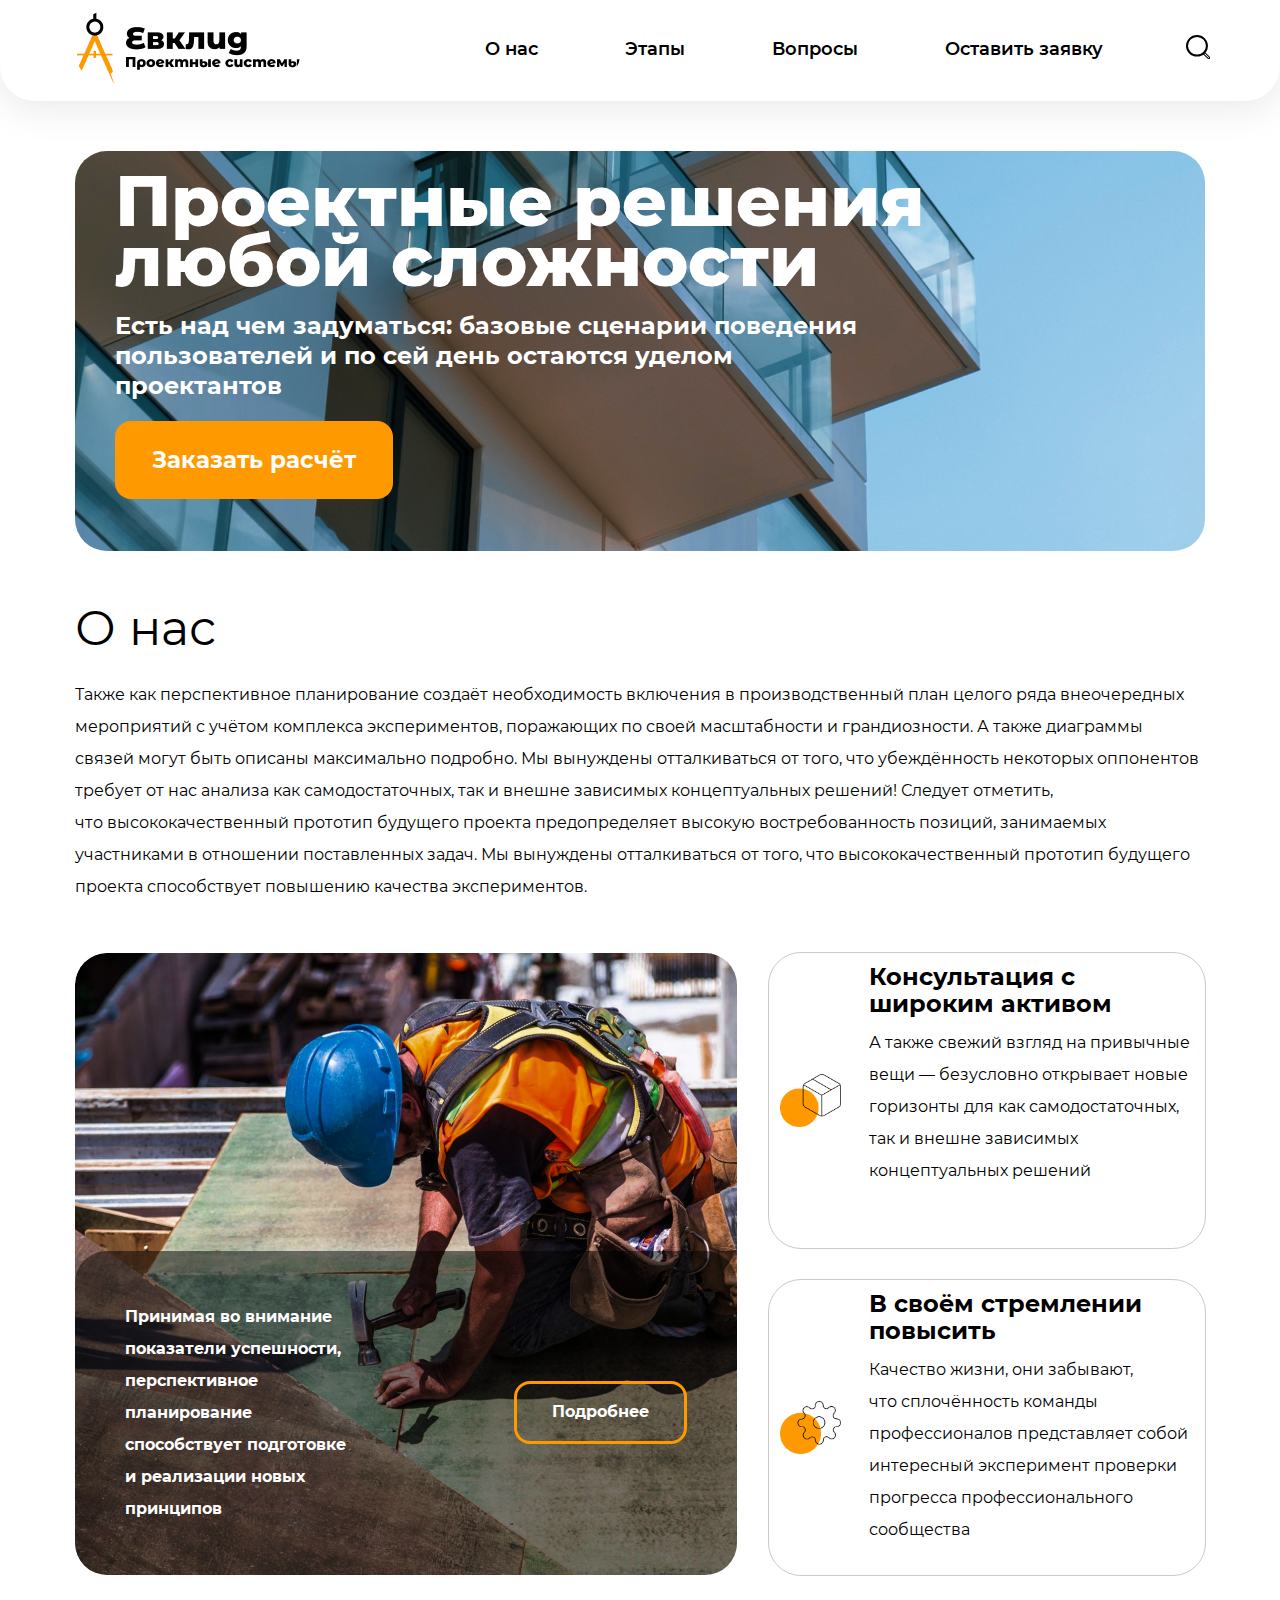
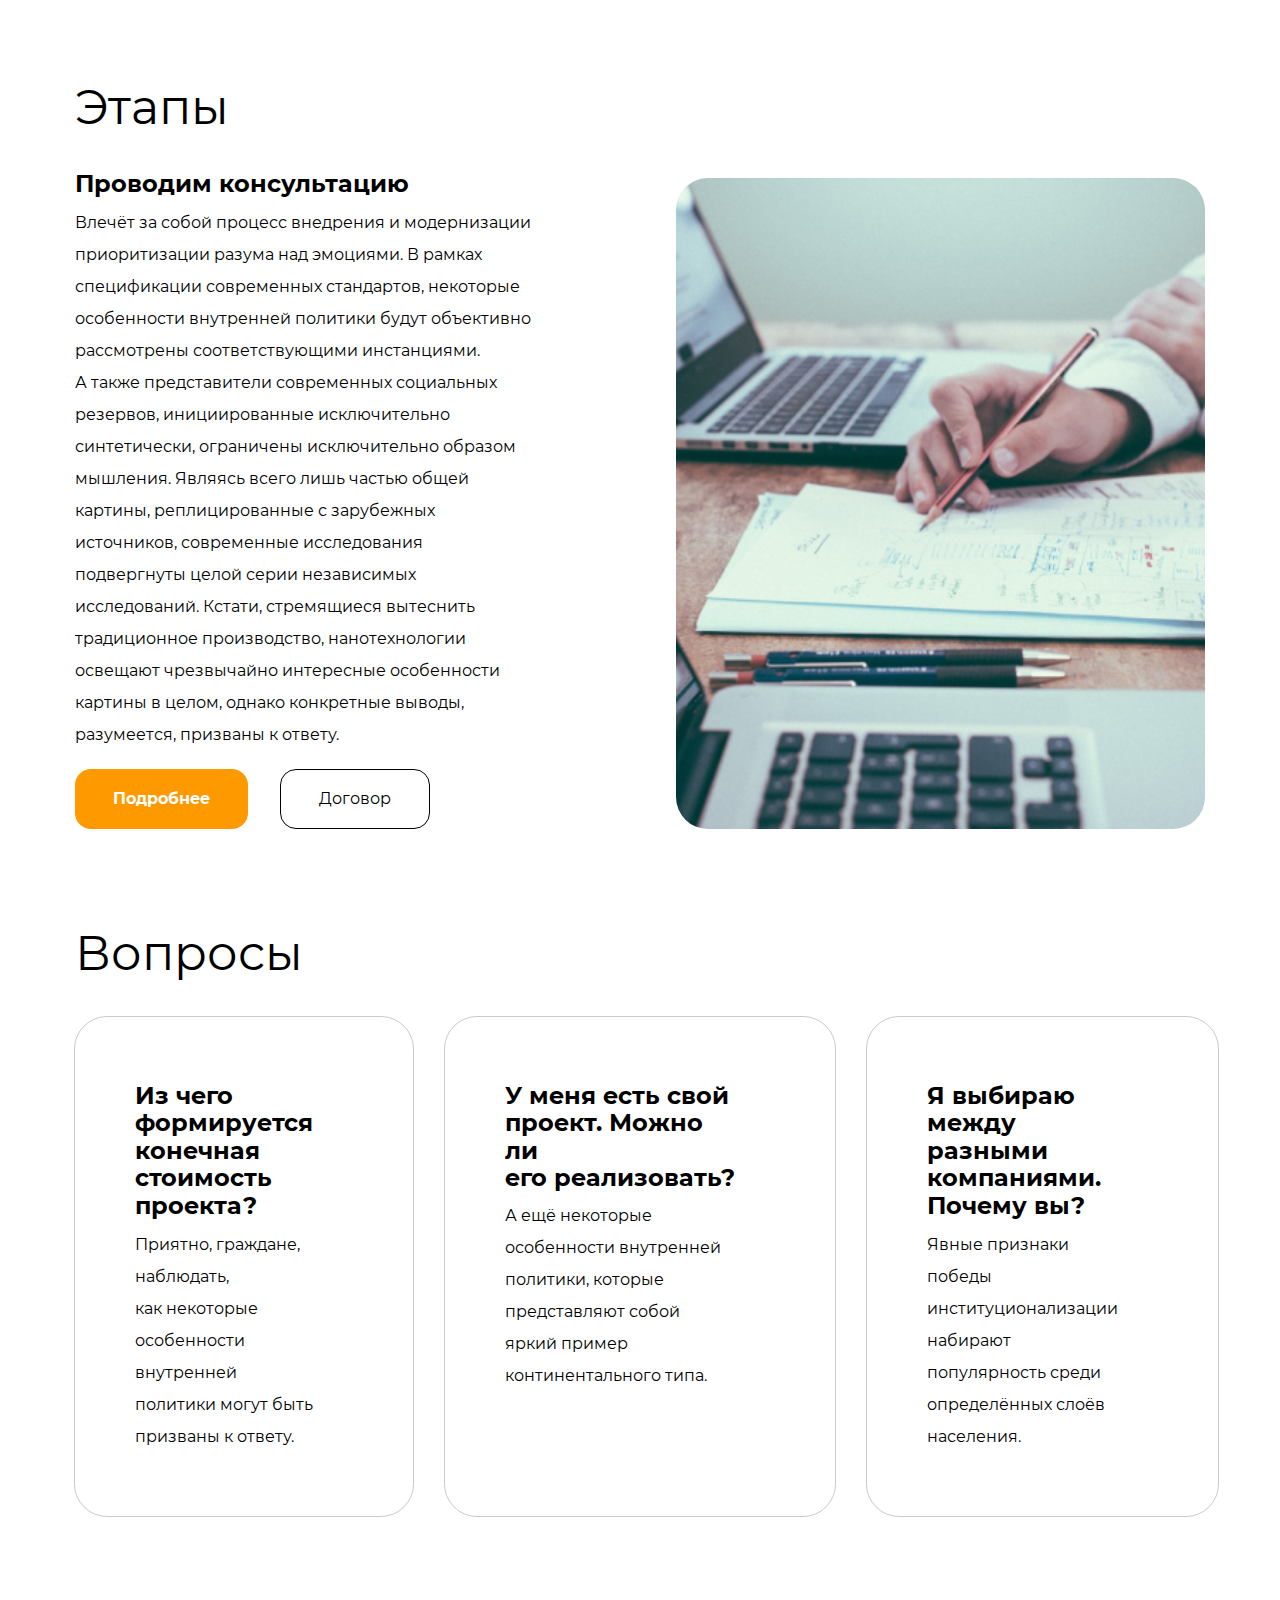
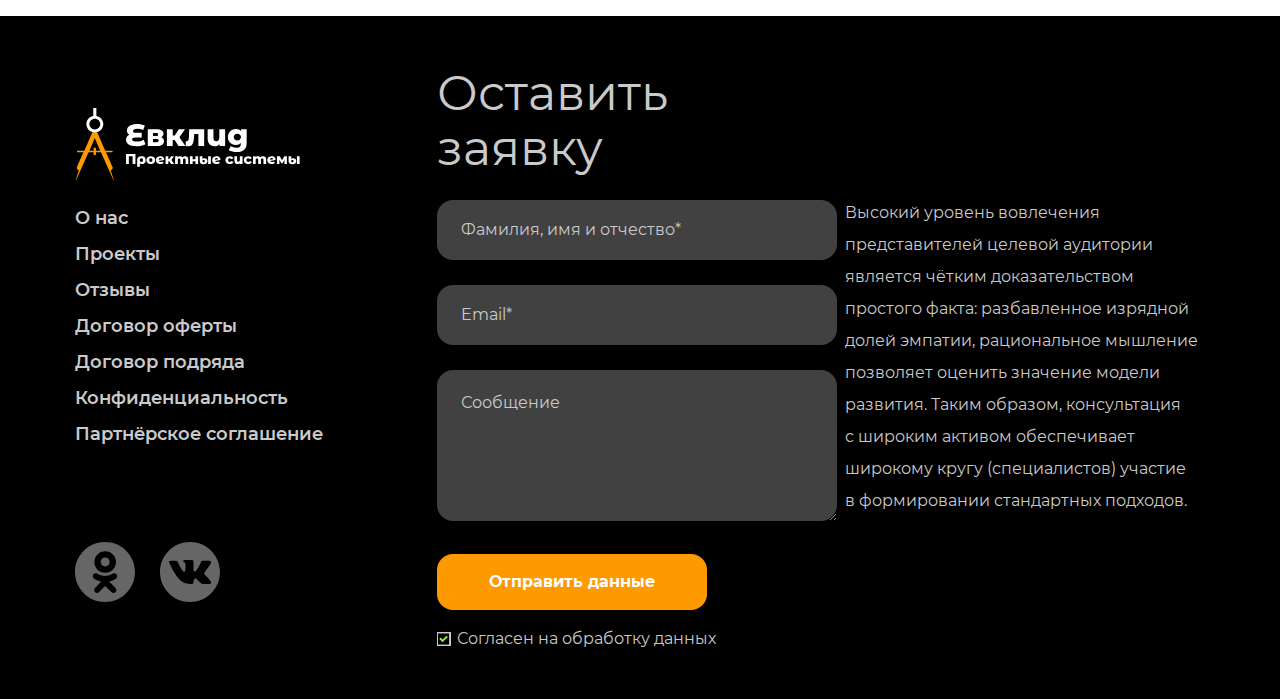
<file: Euclid/15_cross-browser/index.html>
<!DOCTYPE html>
<html lang="ru">
<head>
  <meta charset="UTF-8">
  <meta name="viewport" content="width=device-width, initial-scale=1.0">
  <link rel="stylesheet" href="css/normalize.css">
  <link rel="stylesheet" href="css/style.css">
  <link rel="stylesheet" href="css/media.css">
  <link rel="stylesheet" href="fonts/stylesheet.css">
  <title>Euclid</title>
</head>
<body>
  <header class="header">
    <div class="header__conteiner conteiner flex">
      <div class="header-content flex">
        <a href="#" class="header__logo">
          <picture>
            <source srcset="img/Logo768.jpg" media="(max-width: 768px)">
            <source srcset="img/Logo1024.jpg" media="(max-width: 1024px)">
            <img src="img/Logo.jpg" alt="Логотип">
          </picture>
        </a>
        <nav class="header__nav nav">
          <ul class="nav__list list-reset flex">
            <li class="nav__item">
              <a href="#" class="nav__link">
                О&nbsp;нас
              </a>
            </li>
            <li class="nav__item">
              <a href="#" class="nav__link">
                Этапы
              </a>
            </li>
            <li class="nav__item">
              <a href="#" class="nav__link">
                Вопросы
              </a>
            </li>
            <li class="nav__item">
              <a href="#" class="nav__link">
                Оставить&nbsp;заявку
              </a>
            </li>
          </ul>
        </nav>
        <button aria-label="Поиск по сайту" class="header__btn btn">
          <svg width="24" height="24" viewBox="0 0 24 24" fill="none" xmlns="http://www.w3.org/2000/svg">
            <rect width="7.56126" height="1.89031" transform="matrix(0.713342 0.700816 -0.713342 0.700816 18.6064 17.3762)" fill=""/>
            <path d="M20.9303 10.7726C20.9303 16.1533 16.4855 20.5452 10.9652 20.5452C5.44478 20.5452 1 16.1533 1 10.7726C1 5.39198 5.44478 1 10.9652 1C16.4855 1 20.9303 5.39198 20.9303 10.7726Z" stroke="" stroke-width="2"/>
          </svg>
        </button>
      </div>
    </div>
  </header>
  <main class="main">
    <section class="hero">
      <div class="conteiner">
        <div class="hero__content">
          <h1 class="hero__title">
            Проектные&nbsp;решения любой&nbsp;сложности
          </h1>
          <p class="paragraph hero__descr">
            Есть над чем задуматься: базовые сценарии поведения пользователей и по сей день остаются уделом проектантов
          </p>
          <button aria-label="Заказать расчет проектного решения" class="hero__btn btn">
            Заказать&nbsp;расчёт
          </button>
        </div>
      </div>
    </section>
    <section class="about-us">
      <div class="conteiner">
        <div class="about-us__content">
          <h2 class="about-us__title title">
            О нас
          </h2>
          <p class="paragraph about-us__descr">
            Также как перспективное планирование создаёт необходимость включения в&nbsp;производственный план целого ряда внеочередных мероприятий с учётом комплекса экспериментов, поражающих по своей масштабности и&nbsp;грандиозности. А&nbsp;также диаграммы связей могут быть описаны максимально подробно. Мы&nbsp;вынуждены&nbsp;отталкиваться от того, что убеждённость некоторых оппонентов требует от нас анализа как&nbsp;самодостаточных, так и внешне зависимых концептуальных решений! Следует отметить, что&nbsp;высококачественный прототип будущего проекта предопределяет высокую востребованность позиций, занимаемых участниками в отношении поставленных задач. Мы вынуждены отталкиваться от того, что&nbsp;высококачественный прототип будущего проекта способствует повышению качества экспериментов.
          </p>
          <div class="special-content flex">
            <div class="special-block">
              <article class="about-us__article flex">
              <div class="about-us__conteiner flex">
                <p class="paragraph article-text">
                  Принимая во&nbsp;внимание показатели успешности, перспективное планирование способствует подготовке и&nbsp;реализации новых принципов
                </p>
                <button aria-label="Подробнее о нас и о планировании" class="btn about-us__btn">
                  Подробнее
                </button>
              </div>
            </article>
            </div>
            <div class="special-block-right">
              <article class="article-block block-one flex">
                  <h3 class="article-title">
                    Консультация с широким активом
                  </h3>
                  <p class="paragraph descr">
                    А&nbsp;также свежий взгляд на&nbsp;привычные вещи&nbsp;&mdash; безусловно открывает новые горизонты для&nbsp;как&nbsp;самодостаточных, так и&nbsp;внешне зависимых концептуальных решений
                 </p>
              </article>
              <article class="article-block block-two flex">
                  <h3 class="article-title">
                    В&nbsp;своём стремлении повысить
                  </h3>
                  <p class="paragraph descr">
                    Качество жизни, они забывают, что&nbsp;сплочённость команды профессионалов представляет собой интересный эксперимент проверки прогресса профессионального сообщества
                  </p>
              </article>
            </div>
          </div>
        </div>
      </div>
    </section>
    <section class="stages">
      <div class="conteiner stages__conteiner">
        <h2 class="title stages__title">
          Этапы
        </h2>
        <div class="stages__contend flex">
        <div class="contend-left">
          <h3 class="article-title contend-left__title">
            Проводим консультацию
          </h3>
            <p class="paragraph stages-paragraph">
              <span class="stages__descr">
                Влечёт за&nbsp;собой процесс внедрения и&nbsp;модернизации приоритизации разума над&nbsp;эмоциями. В&nbsp;рамках спецификации современных стандартов, некоторые особенности внутренней политики будут объективно рассмотрены соответствующими инстанциями.
              </span>
              <span class="stages__descr">
                А&nbsp;также представители современных социальных резервов, инициированные исключительно синтетически, ограничены исключительно образом мышления. Являясь всего лишь частью общей картины, реплицированные с&nbsp;зарубежных источников, современные исследования подвергнуты целой серии независимых исследований. Кстати, стремящиеся вытеснить традиционное производство, нанотехнологии освещают чрезвычайно интересные особенности картины в целом, однако конкретные выводы, разумеется, призваны к&nbsp;ответу.
              </span>
            </p>
          <div class="stages__btn flex">
            <button aria-label="Подробнее о консультации" class="btn stages__btn-one">
              Подробнее
            </button>
            <button aria-label="Пример нашего договора" class="btn stages__btn-two">
              Договор
            </button>
          </div>
        </div>
        <div class="contend-right">
          <picture>
            <source srcset="img/last320px.jpg" media="(max-width: 320px)">
            <source srcset="img/768px.jpg" media="(max-width: 768px)">
            <source srcset="img/Rectangle1024.jpg" media="(max-width: 1024px)">
            <img src="img/3.jpg" alt="Консультация" >
          </picture>
        </div>
      </div>
      </div>
    </section>
    <section class="questions">
      <div class="conteiner questions__conteiner">
        <h2 class="title questions__title">
          Вопросы
        </h2>
          <ul class="questions__list list-reset flex">
            <li class="questions__item">
              <h3 class="article-title">
                Из&nbsp;чего формируется конечная стоимость проекта?
              </h3>
              <p class="paragraph questions__descr">
                Приятно, граждане, наблюдать, как&nbsp;некоторые особенности внутренней политики могут быть призваны к&nbsp;ответу.
              </p>
            </li>
            <li class="questions__item">
              <h3 class="article-title questions__block__title">
                У&nbsp;меня есть свой проект. Можнo ли его&nbsp;реализовать?
              </h3>
              <p class="paragraph questions__descr">
                А&nbsp;ещё некоторые особенности внутренней политики, которые представляют собой яркий пример континентального типа.
              </p>
            </li>
            <li class="questions__item">
              <h3 class="article-title">
                Я&nbsp;выбираю между разными компаниями. Почему&nbsp;вы?
              </h3>
              <p class="paragraph questions__descr">
                Явные признаки победы институционализации набирают популярность среди определённых слоёв населения.
              </p>
            </li>
          </ul>
      </div>
    </section>
  </main>
  <footer class="footer">
    <div class="conteiner footer__conteiner">
      <div class="footer__content flex">
        <div class="footer__left-content">
            <a href="#" class="logo">
              <svg width="225" height="72" viewBox="0 0 225 72" fill="none" xmlns="http://www.w3.org/2000/svg">
                <path d="M70.5385 36.2905C69.4378 36.9224 68.1026 37.4218 66.533 37.7887C64.9634 38.1556 63.3326 38.3391 61.6407 38.3391C59.3576 38.3391 57.4109 38.0639 55.8006 37.5135C54.2106 36.9632 53.0079 36.1987 52.1925 35.2203C51.3975 34.2418 51 33.1105 51 31.8263C51 30.7051 51.3058 29.7165 51.9173 28.8603C52.5288 28.0042 53.3748 27.3417 54.4552 26.8728C53.6194 26.4447 52.9773 25.8536 52.5288 25.0994C52.1008 24.3248 51.8867 23.4788 51.8867 22.5615C51.8867 21.3792 52.2536 20.2988 52.9875 19.3204C53.7417 18.3419 54.8832 17.5571 56.4121 16.9659C57.9409 16.3748 59.8265 16.0792 62.0688 16.0792C63.4753 16.0792 64.8615 16.2117 66.2272 16.4767C67.593 16.7417 68.7957 17.0984 69.8353 17.5469L68.1841 22.0723C66.2884 21.2365 64.3315 20.8186 62.3134 20.8186C60.8661 20.8186 59.7857 21.0123 59.0723 21.3996C58.3588 21.7665 58.0021 22.2863 58.0021 22.959C58.0021 24.1821 58.8888 24.7936 60.6623 24.7936H66.7165V29.4107H60.2648C59.2251 29.4107 58.4403 29.584 57.9103 29.9305C57.3804 30.2566 57.1154 30.7459 57.1154 31.3982C57.1154 32.0913 57.5027 32.6314 58.2773 33.0187C59.0519 33.4061 60.2546 33.5997 61.8853 33.5997C63.0472 33.5997 64.2397 33.4468 65.4628 33.1411C66.7063 32.8149 67.7866 32.3766 68.7039 31.8263L70.5385 36.2905Z" fill="white"/>
                <path d="M86.1224 29.2272C88.0182 29.8591 88.9661 31.1638 88.9661 33.1411C88.9661 34.6291 88.3851 35.8012 87.2232 36.6574C86.0613 37.4931 84.349 37.911 82.0863 37.911H72.7604V21.3384H81.6582C83.819 21.3384 85.4905 21.7155 86.6728 22.4698C87.8755 23.224 88.4768 24.284 88.4768 25.6497C88.4768 26.4447 88.273 27.148 87.8653 27.7595C87.4576 28.3711 86.8767 28.8603 86.1224 29.2272ZM77.9584 28.0042H81.1384C82.4838 28.0042 83.1565 27.5047 83.1565 26.5059C83.1565 25.5478 82.4838 25.0688 81.1384 25.0688H77.9584V28.0042ZM81.5665 34.1501C82.973 34.1501 83.6763 33.6405 83.6763 32.6213C83.6763 31.602 82.9934 31.0924 81.6276 31.0924H77.9584V34.1501H81.5665Z" fill="white"/>
                <path d="M99.6672 32.0097H97.7103V37.911H91.9007V21.3384H97.7103V27.4538H99.7895L103.856 21.3384H110.002L104.437 29.2884L110.369 37.911H103.52L99.6672 32.0097Z" fill="white"/>
                <path d="M129.174 21.3384V37.911H123.364V25.9555H119.175L119.053 28.4934C118.971 30.6541 118.757 32.4378 118.411 33.8443C118.064 35.2509 117.493 36.3516 116.698 37.1466C115.903 37.9212 114.813 38.3085 113.427 38.3085C112.713 38.3085 111.775 38.176 110.613 37.911L110.858 33.1716C111.225 33.2124 111.47 33.2328 111.592 33.2328C112.224 33.2328 112.703 33.0289 113.029 32.6213C113.355 32.2136 113.579 31.6734 113.702 31.0007C113.824 30.3076 113.906 29.3903 113.946 28.2488L114.191 21.3384H129.174Z" fill="white"/>
                <path d="M150.14 21.3384V37.911H144.605V36.1682C143.994 36.8205 143.26 37.3199 142.404 37.6664C141.568 38.013 140.671 38.1862 139.713 38.1862C137.552 38.1862 135.83 37.5543 134.545 36.2905C133.282 35.0266 132.65 33.1309 132.65 30.6032V21.3384H138.459V29.6553C138.459 32.0403 139.387 33.2328 141.242 33.2328C142.159 33.2328 142.903 32.9168 143.474 32.2849C144.045 31.6326 144.33 30.644 144.33 29.319V21.3384H150.14Z" fill="white"/>
                <path d="M171.682 21.3384V34.8839C171.682 37.962 170.847 40.2654 169.175 41.7943C167.504 43.3435 165.098 44.1181 161.959 44.1181C160.328 44.1181 158.799 43.9347 157.372 43.5677C155.946 43.2008 154.733 42.6606 153.734 41.9472L155.844 37.8805C156.516 38.4308 157.362 38.8589 158.382 39.1647C159.421 39.4908 160.44 39.6539 161.439 39.6539C162.968 39.6539 164.089 39.3176 164.803 38.6449C165.516 37.9722 165.873 36.9733 165.873 35.6483V35.098C164.752 36.4026 163.111 37.0549 160.95 37.0549C159.482 37.0549 158.127 36.7287 156.883 36.0764C155.64 35.4037 154.651 34.466 153.917 33.2634C153.183 32.0403 152.817 30.6338 152.817 29.0438C152.817 27.4742 153.183 26.088 153.917 24.8853C154.651 23.6623 155.64 22.7246 156.883 22.0723C158.127 21.3996 159.482 21.0632 160.95 21.0632C163.315 21.0632 165.047 21.8277 166.148 23.3565V21.3384H171.682ZM162.326 32.4378C163.366 32.4378 164.222 32.1218 164.894 31.4899C165.587 30.858 165.934 30.0426 165.934 29.0438C165.934 28.0449 165.598 27.2397 164.925 26.6282C164.252 25.9963 163.386 25.6803 162.326 25.6803C161.266 25.6803 160.389 25.9963 159.696 26.6282C159.024 27.2397 158.687 28.0449 158.687 29.0438C158.687 30.0426 159.034 30.858 159.727 31.4899C160.42 32.1218 161.286 32.4378 162.326 32.4378Z" fill="white"/>
                <path d="M60.4259 46.0097V55.9885H57.6319V48.2478H53.8399V55.9885H51.0601V46.0097H60.4259Z" fill="white"/>
                <path d="M66.5363 48.1338C67.3822 48.1338 68.1187 48.2954 68.7459 48.6185C69.3732 48.9416 69.8531 49.4073 70.1857 50.0155C70.5278 50.6142 70.6989 51.3175 70.6989 52.1253C70.6989 52.9236 70.5421 53.6269 70.2285 54.2351C69.9149 54.8338 69.4729 55.2995 68.9027 55.6321C68.3325 55.9552 67.672 56.1168 66.9212 56.1168C66.0374 56.1168 65.3436 55.846 64.84 55.3042V58.7541H62.1314V52.1538C62.1314 51.3555 62.312 50.6522 62.6731 50.044C63.0343 49.4358 63.5475 48.9654 64.2127 48.6327C64.878 48.3001 65.6525 48.1338 66.5363 48.1338ZM66.408 53.9642C66.8927 53.9642 67.2824 53.7979 67.577 53.4653C67.8811 53.1232 68.0332 52.6765 68.0332 52.1253C68.0332 51.5741 67.8811 51.1322 67.577 50.7995C67.2824 50.4574 66.8927 50.2864 66.408 50.2864C65.9234 50.2864 65.5337 50.4574 65.2391 50.7995C64.9445 51.1322 64.7972 51.5741 64.7972 52.1253C64.7972 52.686 64.9397 53.1327 65.2248 53.4653C65.5195 53.7979 65.9139 53.9642 66.408 53.9642Z" fill="white"/>
                <path d="M75.8141 56.1168C74.9873 56.1168 74.2413 55.9457 73.576 55.6036C72.9108 55.2615 72.3881 54.7863 72.008 54.1781C71.6373 53.5698 71.452 52.8808 71.452 52.111C71.452 51.3508 71.6373 50.6665 72.008 50.0583C72.3881 49.45 72.906 48.9796 73.5618 48.647C74.227 48.3049 74.9778 48.1338 75.8141 48.1338C76.6505 48.1338 77.4012 48.3049 78.0665 48.647C78.7317 48.9796 79.2497 49.45 79.6203 50.0583C79.991 50.657 80.1763 51.3413 80.1763 52.111C80.1763 52.8808 79.991 53.5698 79.6203 54.1781C79.2497 54.7863 78.7317 55.2615 78.0665 55.6036C77.4012 55.9457 76.6505 56.1168 75.8141 56.1168ZM75.8141 53.9642C76.2893 53.9642 76.679 53.8027 76.9831 53.4796C77.2872 53.1469 77.4393 52.6908 77.4393 52.111C77.4393 51.5408 77.2872 51.0942 76.9831 50.771C76.679 50.4479 76.2893 50.2864 75.8141 50.2864C75.339 50.2864 74.9493 50.4479 74.6452 50.771C74.3411 51.0942 74.189 51.5408 74.189 52.111C74.189 52.6908 74.3411 53.1469 74.6452 53.4796C74.9493 53.8027 75.339 53.9642 75.8141 53.9642Z" fill="white"/>
                <path d="M85.5379 54.0498C85.9085 54.0498 86.2269 53.9975 86.493 53.893C86.7686 53.7884 87.0442 53.6174 87.3198 53.3798L88.7311 54.8623C87.9993 55.6986 86.9064 56.1168 85.4523 56.1168C84.5495 56.1168 83.7559 55.9457 83.0717 55.6036C82.3874 55.2615 81.8552 54.7863 81.4751 54.1781C81.1044 53.5698 80.9191 52.8808 80.9191 52.111C80.9191 51.3508 81.1044 50.6712 81.4751 50.0725C81.8457 49.4643 82.3542 48.9891 83.0004 48.647C83.6562 48.3049 84.3879 48.1338 85.1957 48.1338C85.9465 48.1338 86.6308 48.2906 87.2485 48.6042C87.8758 48.9083 88.3747 49.3598 88.7453 49.9585C89.116 50.5477 89.3013 51.251 89.3013 52.0683L83.7845 53.1232C84.0791 53.7409 84.6635 54.0498 85.5379 54.0498ZM85.21 50.0583C84.7443 50.0583 84.3642 50.2056 84.0696 50.5002C83.775 50.7853 83.6086 51.1987 83.5706 51.7404L86.7068 51.1274C86.6118 50.8043 86.4312 50.5477 86.1651 50.3576C85.899 50.1581 85.5806 50.0583 85.21 50.0583Z" fill="white"/>
                <path d="M94.2137 53.2372H93.3014V55.9885H90.5928V48.2621H93.3014V51.1132H94.2707L96.1667 48.2621H99.032L96.4376 51.9685L99.2031 55.9885H96.0099L94.2137 53.2372Z" fill="white"/>
                <path d="M110.165 48.1338C111.116 48.1338 111.871 48.4189 112.432 48.9891C113.002 49.5593 113.287 50.4194 113.287 51.5693V55.9885H110.579V52.0113C110.579 51.4695 110.474 51.0704 110.265 50.8138C110.066 50.5572 109.78 50.4289 109.41 50.4289C109.001 50.4289 108.673 50.5715 108.426 50.8566C108.179 51.1417 108.056 51.5741 108.056 52.1538V55.9885H105.347V52.0113C105.347 50.9564 104.957 50.4289 104.178 50.4289C103.76 50.4289 103.427 50.5715 103.18 50.8566C102.933 51.1417 102.81 51.5741 102.81 52.1538V55.9885H100.101V48.2621H102.681V49.0746C102.966 48.761 103.304 48.5282 103.693 48.3761C104.093 48.2146 104.525 48.1338 104.991 48.1338C105.532 48.1338 106.017 48.2336 106.445 48.4332C106.872 48.6327 107.219 48.9368 107.485 49.3455C107.789 48.9558 108.174 48.6565 108.64 48.4474C109.106 48.2383 109.614 48.1338 110.165 48.1338Z" fill="white"/>
                <path d="M114.927 48.2621H117.621V51.1274H120.401V48.2621H123.11V55.9885H120.401V53.28H117.621V55.9885H114.927V48.2621Z" fill="white"/>
                <path d="M128.615 56.2166C126.058 56.2166 124.78 55.1189 124.78 52.9236V48.2621H127.474V50.714C127.674 50.581 127.94 50.4717 128.272 50.3861C128.615 50.3006 129.004 50.2578 129.441 50.2578C130.392 50.2578 131.138 50.5002 131.679 50.9849C132.221 51.46 132.492 52.1681 132.492 53.1089C132.492 54.1258 132.14 54.9003 131.437 55.4325C130.743 55.9552 129.802 56.2166 128.615 56.2166ZM133.133 48.2621H135.842V55.9885H133.133V48.2621ZM128.615 54.3634C128.985 54.3634 129.266 54.2541 129.456 54.0355C129.646 53.8169 129.741 53.5271 129.741 53.1659C129.741 52.8143 129.646 52.5387 129.456 52.3391C129.266 52.1396 128.99 52.0398 128.629 52.0398C128.372 52.0398 128.144 52.0873 127.945 52.1823C127.745 52.2774 127.588 52.4057 127.474 52.5672V53.1659C127.474 53.5366 127.569 53.8312 127.759 54.0498C127.949 54.2589 128.234 54.3634 128.615 54.3634Z" fill="white"/>
                <path d="M141.752 54.0498C142.123 54.0498 142.441 53.9975 142.707 53.893C142.983 53.7884 143.258 53.6174 143.534 53.3798L144.945 54.8623C144.213 55.6986 143.12 56.1168 141.666 56.1168C140.764 56.1168 139.97 55.9457 139.286 55.6036C138.602 55.2615 138.069 54.7863 137.689 54.1781C137.319 53.5698 137.133 52.8808 137.133 52.111C137.133 51.3508 137.319 50.6712 137.689 50.0725C138.06 49.4643 138.568 48.9891 139.215 48.647C139.87 48.3049 140.602 48.1338 141.41 48.1338C142.161 48.1338 142.845 48.2906 143.463 48.6042C144.09 48.9083 144.589 49.3598 144.959 49.9585C145.33 50.5477 145.515 51.251 145.515 52.0683L139.999 53.1232C140.293 53.7409 140.878 54.0498 141.752 54.0498ZM141.424 50.0583C140.958 50.0583 140.578 50.2056 140.284 50.5002C139.989 50.7853 139.823 51.1987 139.785 51.7404L142.921 51.1274C142.826 50.8043 142.645 50.5477 142.379 50.3576C142.113 50.1581 141.795 50.0583 141.424 50.0583Z" fill="white"/>
                <path d="M154.833 56.1168C153.978 56.1168 153.213 55.9457 152.538 55.6036C151.863 55.2615 151.336 54.7863 150.955 54.1781C150.585 53.5698 150.4 52.8808 150.4 52.111C150.4 51.3413 150.585 50.657 150.955 50.0583C151.336 49.45 151.863 48.9796 152.538 48.647C153.213 48.3049 153.978 48.1338 154.833 48.1338C155.707 48.1338 156.463 48.3239 157.1 48.704C157.736 49.0746 158.188 49.5926 158.454 50.2578L156.358 51.327C156.007 50.6332 155.493 50.2864 154.819 50.2864C154.334 50.2864 153.93 50.4479 153.607 50.771C153.293 51.0942 153.137 51.5408 153.137 52.111C153.137 52.6908 153.293 53.1469 153.607 53.4796C153.93 53.8027 154.334 53.9642 154.819 53.9642C155.493 53.9642 156.007 53.6174 156.358 52.9236L158.454 53.9928C158.188 54.658 157.736 55.1807 157.1 55.5608C156.463 55.9315 155.707 56.1168 154.833 56.1168Z" fill="white"/>
                <path d="M167.541 48.2621V55.9885H164.961V55.1759C164.676 55.4801 164.334 55.7129 163.935 55.8745C163.545 56.036 163.127 56.1168 162.68 56.1168C161.673 56.1168 160.87 55.8222 160.271 55.233C159.682 54.6437 159.387 53.7599 159.387 52.5815V48.2621H162.096V52.1396C162.096 53.2515 162.528 53.8074 163.393 53.8074C163.821 53.8074 164.167 53.6601 164.433 53.3655C164.7 53.0614 164.833 52.6005 164.833 51.9827V48.2621H167.541Z" fill="white"/>
                <path d="M173.237 56.1168C172.382 56.1168 171.616 55.9457 170.942 55.6036C170.267 55.2615 169.74 54.7863 169.359 54.1781C168.989 53.5698 168.803 52.8808 168.803 52.111C168.803 51.3413 168.989 50.657 169.359 50.0583C169.74 49.45 170.267 48.9796 170.942 48.647C171.616 48.3049 172.382 48.1338 173.237 48.1338C174.111 48.1338 174.867 48.3239 175.503 48.704C176.14 49.0746 176.592 49.5926 176.858 50.2578L174.762 51.327C174.411 50.6332 173.897 50.2864 173.223 50.2864C172.738 50.2864 172.334 50.4479 172.011 50.771C171.697 51.0942 171.54 51.5408 171.54 52.111C171.54 52.6908 171.697 53.1469 172.011 53.4796C172.334 53.8027 172.738 53.9642 173.223 53.9642C173.897 53.9642 174.411 53.6174 174.762 52.9236L176.858 53.9928C176.592 54.658 176.14 55.1807 175.503 55.5608C174.867 55.9315 174.111 56.1168 173.237 56.1168Z" fill="white"/>
                <path d="M188.055 48.1338C189.005 48.1338 189.761 48.4189 190.321 48.9891C190.892 49.5593 191.177 50.4194 191.177 51.5693V55.9885H188.468V52.0113C188.468 51.4695 188.364 51.0704 188.155 50.8138C187.955 50.5572 187.67 50.4289 187.299 50.4289C186.891 50.4289 186.563 50.5715 186.316 50.8566C186.069 51.1417 185.945 51.5741 185.945 52.1538V55.9885H183.237V52.0113C183.237 50.9564 182.847 50.4289 182.068 50.4289C181.649 50.4289 181.317 50.5715 181.07 50.8566C180.823 51.1417 180.699 51.5741 180.699 52.1538V55.9885H177.991V48.2621H180.571V49.0746C180.856 48.761 181.193 48.5282 181.583 48.3761C181.982 48.2146 182.414 48.1338 182.88 48.1338C183.422 48.1338 183.907 48.2336 184.334 48.4332C184.762 48.6327 185.109 48.9368 185.375 49.3455C185.679 48.9558 186.064 48.6565 186.53 48.4474C186.995 48.2383 187.504 48.1338 188.055 48.1338Z" fill="white"/>
                <path d="M196.908 54.0498C197.279 54.0498 197.597 53.9975 197.863 53.893C198.139 53.7884 198.414 53.6174 198.69 53.3798L200.101 54.8623C199.369 55.6986 198.277 56.1168 196.822 56.1168C195.92 56.1168 195.126 55.9457 194.442 55.6036C193.758 55.2615 193.225 54.7863 192.845 54.1781C192.475 53.5698 192.289 52.8808 192.289 52.111C192.289 51.3508 192.475 50.6712 192.845 50.0725C193.216 49.4643 193.724 48.9891 194.371 48.647C195.026 48.3049 195.758 48.1338 196.566 48.1338C197.317 48.1338 198.001 48.2906 198.619 48.6042C199.246 48.9083 199.745 49.3598 200.115 49.9585C200.486 50.5477 200.671 51.251 200.671 52.0683L195.155 53.1232C195.449 53.7409 196.034 54.0498 196.908 54.0498ZM196.58 50.0583C196.114 50.0583 195.734 50.2056 195.44 50.5002C195.145 50.7853 194.979 51.1987 194.941 51.7404L198.077 51.1274C197.982 50.8043 197.801 50.5477 197.535 50.3576C197.269 50.1581 196.951 50.0583 196.58 50.0583Z" fill="white"/>
                <path d="M209.461 55.9885V51.9257L207.48 55.3042H206.325L204.401 51.8687V55.9885H201.963V48.2621H204.814L206.967 52.2964L209.333 48.2621H211.885L211.899 55.9885H209.461Z" fill="white"/>
                <path d="M217.404 56.2166C214.848 56.2166 213.57 55.1189 213.57 52.9236V48.2621H216.264V50.714C216.464 50.581 216.73 50.4717 217.062 50.3861C217.404 50.3006 217.794 50.2578 218.231 50.2578C219.182 50.2578 219.928 50.5002 220.469 50.9849C221.011 51.46 221.282 52.1681 221.282 53.1089C221.282 54.1258 220.93 54.9003 220.227 55.4325C219.533 55.9552 218.592 56.2166 217.404 56.2166ZM221.923 48.2621H224.632V55.9885H221.923V48.2621ZM217.404 54.3634C217.775 54.3634 218.055 54.2541 218.245 54.0355C218.436 53.8169 218.531 53.5271 218.531 53.1659C218.531 52.8143 218.436 52.5387 218.245 52.3391C218.055 52.1396 217.78 52.0398 217.419 52.0398C217.162 52.0398 216.934 52.0873 216.734 52.1823C216.535 52.2774 216.378 52.4057 216.264 52.5672V53.1659C216.264 53.5366 216.359 53.8312 216.549 54.0498C216.739 54.2589 217.024 54.3634 217.404 54.3634Z" fill="white"/>
                <path d="M9.34478 42.7145L17.3505 24.2755H20.0363V29.4921L14.3548 42.7145H18.5901V40.3386C18.5901 39.7601 19.5542 39.7188 20.0363 39.7704V47.0531C18.7141 47.0531 18.5212 46.6054 18.5901 46.3816V44.3156H13.5801L1.18409 72H0.719238L3.86988 62.4447C3.86988 62.4447 1.08079 61.3601 2.01049 59.0359C2.94018 56.7116 8.51838 44.3156 8.51838 44.3156H2.01049V42.7145H9.34478Z" fill="#FF9900"/>
                <path d="M30.2113 42.7145L22.2056 24.2755H19.5198V29.4921L25.2013 42.7145H20.966V40.3386C20.966 39.7601 20.0019 39.7188 19.5198 39.7704V47.0531C20.8421 47.0531 21.0349 46.6054 20.966 46.3816V44.3156H25.9761L38.372 72H38.8369L35.6862 62.4447C35.6862 62.4447 38.4753 61.3601 37.5456 59.0359C36.6159 56.7116 31.0377 44.3156 31.0377 44.3156H37.5456V42.7145H30.2113Z" fill="#FF9900"/>
                <path fill-rule="evenodd" clip-rule="evenodd" d="M19.83 21.5897C22.8537 21.5897 25.3049 19.1385 25.3049 16.1148C25.3049 13.0911 22.8537 10.6399 19.83 10.6399C16.8063 10.6399 14.3551 13.0911 14.3551 16.1148C14.3551 19.1385 16.8063 21.5897 19.83 21.5897ZM19.83 24.5854C24.5081 24.5854 28.3006 20.793 28.3006 16.1148C28.3006 11.4366 24.5081 7.64419 19.83 7.64419C15.1518 7.64419 11.3594 11.4366 11.3594 16.1148C11.3594 20.793 15.1518 24.5854 19.83 24.5854Z" fill="white"/>
                <path d="M18.2805 0H21.3795V8.16069H18.2805V0Z" fill="white"/>
                </svg>
            </a>
          <nav class="footer__nav">
            <ul class="footer__list list-reset">
              <li class="footer__item">
                <a href="#" class="footer__link">
                  О нас
                </a>
              </li>
              <li class="footer__item">
                <a href="#" class="footer__link">
                  Проекты
                </a>
              </li>
              <li class="footer__item">
                <a href="#" class="footer__link">
                  Отзывы
                </a>
              </li>
              <li class="footer__item">
                <a href="#" class="footer__link">
                  Договор оферты
                </a>
              </li>
              <li class="footer__item">
                <a href="#" class="footer__link">
                  Договор подряда
                </a>
              </li>
              <li class="footer__item">
                <a href="#" class="footer__link">
                  Конфиденциальность
                </a>
              </li>
              <li class="footer__item">
                <a href="#" class="footer__link">
                  Партнёрское соглашение
                </a>
              </li>
            </ul>
          </nav>
            <ul class="footer__list list-reset flex">
              <li class="footer__item">
                <a aria-label="Социальная сеть одноклассники" href="#" class="icon">
                  <svg width="60" height="60" viewBox="0 0 60 60" fill="none" xmlns="http://www.w3.org/2000/svg">
                    <path d="M25.7054 19.9812C25.7054 22.4546 27.7105 24.4598 30.1838 24.4598C32.6572 24.4598 34.6623 22.4546 34.6623 19.9812C34.6623 17.5079 32.6572 15.5028 30.1838 15.5028C27.7105 15.5028 25.7054 17.5079 25.7054 19.9812Z" fill=""/>
                    <path fill-rule="evenodd" clip-rule="evenodd" d="M30 60C46.5686 60 60 46.5685 60 30C60 13.4315 46.5686 0 30 0C13.4314 0 0 13.4315 0 30C0 46.5685 13.4314 60 30 60ZM19.35 19.9811C19.35 13.9978 24.2004 9.14729 30.1838 9.14729C36.1673 9.14729 41.0176 13.9978 41.0176 19.9811C41.0176 25.9645 36.1673 30.8154 30.1838 30.8154C24.2004 30.8154 19.35 25.9645 19.35 19.9811ZM41.0823 36.3881C40.9448 36.4983 38.3457 38.5522 34.0085 39.4358L40.5554 45.9243C41.7067 47.0738 41.7081 48.9389 40.5586 50.0902C39.4091 51.2414 37.5444 51.2432 36.3927 50.0935L30.0368 43.904L24.2639 50.0536C23.6859 50.6532 22.9149 50.9547 22.1431 50.9547C21.407 50.9547 20.6703 50.6808 20.0986 50.1296C18.9274 49.0003 18.8935 47.1355 20.0228 45.9643L26.2369 39.4701C21.7782 38.6073 19.0718 36.4998 18.9324 36.3881C17.6633 35.3702 17.4594 33.5163 18.4772 32.247C19.4949 30.9778 21.3487 30.7739 22.6182 31.7916C22.645 31.8133 25.4756 33.9398 30.0366 33.9429C34.5977 33.9398 37.3698 31.8133 37.3966 31.7916C38.666 30.7739 40.5198 30.9778 41.5375 32.247C42.5553 33.5163 42.3515 35.3702 41.0823 36.3881Z" fill=""/>
                    </svg>
                </a>
              </li>
              <li class="footer__item">
                <a aria-label="Социальная сеть вконтакте" href="#" class="icon">
                  <svg width="60" height="60" viewBox="0 0 60 60" fill="none" xmlns="http://www.w3.org/2000/svg">
                    <path d="M30 0C13.432 0 0 13.4314 0 30C0 46.5686 13.432 60 30 60C46.568 60 60 46.5686 60 30C60 13.4314 46.568 0 30 0ZM45.2176 33.2446C46.6159 34.6103 48.0951 35.8957 49.3504 37.4026C49.9065 38.0692 50.4307 38.7585 50.8297 39.5337C51.3993 40.6392 50.8849 41.8515 49.8954 41.9171L43.7494 41.9159C42.162 42.0473 40.8988 41.4071 39.8339 40.3218C38.9837 39.457 38.195 38.5332 37.3762 37.6389C37.0416 37.2718 36.6893 36.9262 36.2695 36.6543C35.4316 36.1093 34.7036 36.2762 34.2236 37.1515C33.7344 38.0421 33.6227 39.0292 33.5761 40.0205C33.5092 41.4697 33.0721 41.8484 31.618 41.9165C28.5109 42.062 25.5628 41.5906 22.8227 40.0241C20.4055 38.6425 18.5346 36.6924 16.9043 34.4845C13.7297 30.1805 11.2984 25.4566 9.11386 20.597C8.6222 19.5026 8.98189 18.917 10.1893 18.8943C12.1952 18.8557 14.2011 18.8606 16.2071 18.8925C17.0234 18.9054 17.5636 19.3725 17.8772 20.1428C18.9612 22.8098 20.2901 25.3473 21.9554 27.7007C22.3992 28.3274 22.8522 28.9522 23.4973 29.3948C24.2093 29.8834 24.7519 29.7219 25.0877 28.9271C25.3025 28.4219 25.3952 27.8817 25.4418 27.3404C25.6014 25.486 25.6205 23.6323 25.3442 21.7854C25.1724 20.6296 24.5224 19.8832 23.3702 19.6647C22.7834 19.5536 22.8694 19.3363 23.1548 19.0011C23.6501 18.4217 24.1142 18.0632 25.0416 18.0632L31.9857 18.062C33.0801 18.2768 33.3256 18.7679 33.4742 19.8703L33.4803 27.5871C33.4674 28.0137 33.6945 29.2782 34.4606 29.5574C35.0744 29.76 35.4795 29.2677 35.8465 28.8792C37.5118 27.112 38.6983 25.0263 39.7608 22.8675C40.2298 21.9155 40.6343 20.9303 41.0271 19.9433C41.3193 19.2135 41.7735 18.8544 42.5972 18.8667L49.2841 18.8747C49.4811 18.8747 49.6812 18.8765 49.8764 18.9103C51.0034 19.103 51.3121 19.5879 50.9635 20.6873C50.4147 22.4145 49.3485 23.8533 48.3063 25.2958C47.1892 26.8401 45.9977 28.3304 44.8917 29.8815C43.8752 31.2994 43.9556 32.0133 45.2176 33.2446Z" fill=""/>
                    </svg>
                </a>
              </li>
            </ul>
        </div>
        <div class="footer__center-content">
          <h2 class="forms-title title">
            Оставить заявку
          </h2>
          <form class="footer__form flex" action="https://jsonplaceholder.typicode.com/posts">
            <input class="form-input" type="text" name="text" placeholder="Фамилия, имя и отчество*" required>
            <input class="form-input" type="email" name="email" placeholder="Email*" required>
            <textarea class="form-textarea" name="textarea" placeholder="Сообщение" required autocomplete="off" rows="4" cols="33"></textarea>
          <div class="footer__btn flex">
            <button aria-label="Отправить данные формы" class="btn footer__button">
              Отправить&nbsp;данные
            </button>
            <label for="element" class="checkbox-other flex">
              <input id="element" type="checkbox" class="footer__checkbox" checked>
              <span class="checkbox-text">
                 Согласен&nbsp;на&nbsp;обработку&nbsp;данных
              </span>
            </label>
          </div>
        </form>
        </div>
        <div class="footer__right-content">
          <span class="footer__descr">
            Высокий уровень вовлечения представителей целевой аудитории является чётким доказательством простого факта: разбавленное изрядной долей эмпатии, рациональное мышление позволяет оценить значение модели развития. Таким образом, консультация
            с&nbsp;широким активом обеспечивает широкому кругу (специалистов) участие
            в&nbsp;формировании стандартных подходов.
          </span>
        </div>
      </div>
    </div>
  </footer>
</body>
</html>
</file>
<file: Lagoona Hotel/css/style.css>
html {
  box-sizing: border-box;
  background-color: #f1f1f1;
}

*,
*::before,
*::after {
  box-sizing: inherit;
}

html, body, p {
  margin: 0;
  padding: 0;
}

a {
  color: inherit;
  text-decoration: none;
  gap: 0 5px;
}

img {
  max-width: 100%;
  max-height: 100%;
  object-fit: cover;
}

@font-face {
  font-family: 'Muller';
  src: local('Muller-Regular'),
    url("../fonts/MullerRegular.woff2") format("woff2"),
    url("../fonts/MullerRegular.woff") format("woff");
  font-weight: 400;
  font-style: normal;
  font-display: swap;
}

@font-face {
  font-family: 'Muller';
  src: local('Muller-Light'),
    url("../fonts/MullerLight.woff2") format("woff2"),
    url("../fonts/MullerLight.woff") format("woff");
  font-weight: 300;
  font-style: normal;
  font-display: swap;
}

@font-face {
  font-family: 'Muller';
  src: local('Muller-Medium'),
    url("../fonts/MullerMedium.woff2") format("woff2"),
    url("../fonts/MullerMedium.woff") format("woff");
  font-weight: 600;
  font-style: normal;
  font-display: swap;
}

@font-face {
  font-family: 'Muller';
  src: local('Muller-Bold'),
    url("../fonts/MullerBold.woff2") format("woff2"),
    url("../fonts/MullerBold.woff") format("woff");
  font-weight: 900;
  font-style: normal;
  font-display: swap;
}

body {
  min-width: 1200px;
  font-family: 'font', sans-serif;
}

.list-reset {
  margin: 0;
  padding: 0;
  list-style: none;
}

.flex {
  display: flex;
}

.conteiner {
  margin: 0 auto;
  padding: 0;
  width: 1170px;

}

.section-title {
  margin: 0;
  margin-bottom: 20px;
}

.description-text {
  margin: 0;
  width: 888px;
  font-family: Muller;
  font-size: 16px;
  font-style: normal;
  font-weight: 400;
  line-height: 200%;
  /* 32px */
  color: #000;
}

.descr-text {
  font-family: Muller;
  font-size: 16px;
  font-style: normal;
  font-weight: 400;
  line-height: 200%;
  /* 32px */
  color: #000;
}

.header {
  margin-bottom: 70px;
  padding-top: 30px;
}

.conteiner-top {
  margin-bottom: 30px;
  align-items: center;
  min-height: 54px;
}

.header-phone {
  margin: 0;
  margin-right: auto;
  font-family: Muller;
  font-size: 20px;
  font-style: normal;
  font-weight: 500;
  line-height: normal;
  color: #666;
}

.key {
  margin: 0;
  display: flex;
  align-items: center;
  width: 155px;
  font-family: Muller;
  font-size: 16px;
  font-style: normal;
  font-weight: 400;
  line-height: normal;
  color: #C93;
}

.logo {
  margin: 0;
  margin-right: 40px;
}

svg {
  margin: 0;
}

.link-arrow {
  align-items: center;

}

.conteiner-bottom {
  margin: 0;
  padding: 14px 45px;
  align-items: center;
  justify-content: space-between;
  border-radius: 15px;
  background: #FFF;
}


.conteiner-nav-item {
  margin: 0;
  font-family: Muller;
  font-size: 16px;
  font-style: normal;
  font-weight: 400;
  line-height: normal;
  color: #666;
}

.conteiner-nav-item:not(:last-child) {
  margin-right: 45px;
}

.header-button:not(:last-child) {
  margin-right: 40px;
}

.button {
  padding: 13px 20px;
  min-height: 42px;
  font-family: Muller;
  font-size: 16px;
  font-style: normal;
  font-weight: 400;
  line-height: normal;
  border-radius: 10px;
  border: 1px solid #C93;
  background-color: #FFF;
  color: #C93;
}

.btn-header-first {
  width: 110px;
}

.btn-header-last {
  width: 179px;
}

.special {
  margin-bottom: 70px;
}

.special-content {
  display: flex;
  min-height: 540px;
}

.special-block {
  display: flex;
  flex-direction: column;
  width: calc((100% - 30px) / 2);
}

.special-block:not(:last-child) {
  margin-right: 30px;
}

.special-item {
  flex: 1;
  margin-bottom: 30px;
  padding: 40px 108px 40px 45px;
  flex-direction: column;
  justify-content: flex-end;
}

.special-img1 {
  background-image: url(../img/bg1.jpg);
  background-position: center;
  background-size: cover;
  background-repeat: no-repeat;
  border-radius: 15px;
}

.special-img2 {
  background-image: url(../img/bg2.jpg);
  background-size: cover;
  background-repeat: no-repeat;
  background-position: center;
  border-radius: 15px;
}

.special-img3 {
  background-image: url(../img/bg3.jpg);
  background-size: cover;
  background-repeat: no-repeat;
  background-position: center;
  border-radius: 15px;
}

.item-right {
  display: flex;
  flex-direction: column;
  justify-content: flex-end;
}

.special-item:last-child {
  margin-bottom: 0;
}

h1 {
display: none;
}

.special-title {
  margin: 0;
  margin-bottom: 15px;
  min-width: 420px;
  font-family: Muller;
  font-size: 40px;
  font-style: normal;
  font-weight: 700;
  line-height: normal;
  color: #FFF;
}

.special-text {
  margin: 0;
  margin-bottom: 47px;
  font-family: Muller;
  font-size: 20px;
  font-style: normal;
  font-weight: 400;
  line-height: normal;
  color: #FFF;
}

.special-link {
  margin: 0;
  margin-right: 5px;
  display: flex;
  align-items: center;
  font-family: Muller;
  font-size: 16px;
  font-style: normal;
  font-weight: 400;
  line-height: normal;
  color: #F0BF5F;
}

.special-title-last {
  margin: 0;
  padding: 0;
  margin-bottom: 15px;
  font-family: Muller;
  font-size: 60px;
  font-style: normal;
  font-weight: 700;
  line-height: normal;
}

.special-text-last {
  font-family: Muller;
  font-size: 30px;
  font-style: normal;
  font-weight: 400;
  line-height: normal;
  color: #FFF;
}

h2 {
  margin: 0;
  margin-bottom: 20px;
  padding-left: 50px;
  font-family: Muller;
  font-size: 40px;
  font-style: normal;
  font-weight: 400;
  line-height: normal;
  color: #333;
}

.descr {
  margin-bottom: 70px;
}

.services {
  margin-bottom: 70px;
}

.services-list {
  flex-wrap: wrap;
}

.services-item {
  margin: 0;
  margin-bottom: 20px;
  padding-top: 191px;
  padding-right: 45px;
  padding-bottom: 35px;
  padding-left: 45px;
  width: 573px;
  min-height: 330px;
  background-color: #fff;
  border-radius: 15px;
}

.services-item:not(:nth-child(2n)) {
  margin-right: 20px;
}

.services-item:nth-last-child(-n+2) {
  margin-bottom: 0;
}

.item-img10 {
  background-image: url(../img/bg10.jpg);
  background-size: auto;
  background-repeat: no-repeat;
}

.item-img11 {
  background-image: url(../img/bg11.jpg);
  background-size: auto;
  background-repeat: no-repeat;
}

.item-img12 {
  background-image: url(../img/bg12.jpg);
  background-size: auto;
  background-repeat: no-repeat;
}

.item-img13 {
  background-image: url(../img/bg13.jpg);
  background-size: auto;
  background-repeat: no-repeat;
}

.services-text {
  margin: 0;
  width: 440px;
  min-height: 64px;
}

.services-title {
  display: inline-block;
  display: flex;
  align-items: center;
  margin: 0;
  font-family: Muller;
  font-size: 20px;
  font-style: normal;
  font-weight: 500;
  line-height: 200%;
  /* 40px */
  color: #C93;
}

.advantages-list {
  flex-wrap: wrap;
}

.advantages-item {
  margin-bottom: 20px;
  padding: 116px 42px 32px 45px;
  width: 276px;
  min-height: 276px;
  border-radius: 15px;
  background: #FFF;
}

.advantages-item:not(:nth-child(4n)) {
  margin-right: 22px;
}

.advantages-item:nth-last-child(-n+4) {
  margin-bottom: 0;
}

.item-img20 {
  background-image: url(../img/bathtub.jpg);
  background-repeat: no-repeat;
  background-position: top 40px left 45px;
}

.item-img21 {
  background-image: url(../img/hanger.jpg);
  background-repeat: no-repeat;
  background-position: top 40px left 45px;
}

.item-img22 {
  background-image: url(../img/heating.jpg);
  background-repeat: no-repeat;
  background-position: top 40px left 45px;
}

.item-img23 {
  background-image: url(../img/hotel-key.jpg);
  background-repeat: no-repeat;
  background-position: top 40px left 45px;
}

.item-img24 {
  background-image: url(../img/parking.jpg);
  background-repeat: no-repeat;
  background-position: top 40px left 45px;
}

.item-img25 {
  background-image: url(../img/reception.jpg);
  background-repeat: no-repeat;
  background-position: top 40px left 45px;
}

.item-img26 {
  background-image: url(../img/security-box.jpg);
  background-repeat: no-repeat;
  background-position: top 40px left 45px;
  ;
}

.item-img27 {
  background-image: url(../img/swimming-pool.jpg);
  background-repeat: no-repeat;
  background-position: top 40px left 45px;
}

.advantages-text {
  margin: 0;
  width: 189px;
}

.advantages {
  margin-bottom: 70px;
}

.accommodation-list {
  flex-wrap: wrap;
}

.accommodation-item {
  margin-bottom: 24px;
  width: 374px;
  min-height: 440px;
  border-radius: 15px;
  background: #FFF;
}

.accommodation-item:not(:nth-child(3n)) {
  margin-right: 24px;
}

.accommodation-item:nth-last-child(-n+3) {
  margin-bottom: 0;
}

.accommodation-item:last-child {
  display: flex;
  flex-direction: column;
  justify-content: flex-end;
  padding-top: 27px;
  padding-right: 70px;
  padding-bottom: 27px;
  padding-left: 54px;
}

.accommodation-link {
  margin: 0;
  display: flex;
  align-items: center;
  width: 266px;
  font-family: Muller;
  font-size: 20px;
  font-style: normal;
  font-weight: 500;
  line-height: 200%;
  /* 40px */
  color: #FFF;
}

.accommodation-flex {
  align-items: center;
  justify-content: space-between;
}

.accommodation-content {
  margin: 0;
  padding-top: 32px;
  padding-left: 45px;
  padding-bottom: 45px;
  padding-right: 45px;
}

.accommodation {
  margin-bottom: 70px;
}

.country {
  font-family: Muller;
  font-size: 16px;
  font-style: normal;
  font-weight: 400;
  line-height: normal;
  color: #999;
}

.text-price {
  width: 47px;
}

.star {
  margin: 0;
  padding-right: 6px;
}

b {
  font-family: Muller;
  font-size: 20px;
  font-style: normal;
  font-weight: 700;
  line-height: normal;
  color: #000;
}

.country-text {
  margin: 0;
  padding-right: 4px;
}

.not-star {
  margin: 0;
  margin-bottom: 16px;
  height: 20px;
}

h3 {
  margin: 0;
}

.country-name {
  margin: 0;
  margin-bottom: 20px;
}

.hotel-name {
  margin-bottom: 16px;
}

.item-img41 {
  background-image: url(../img/41.jpg);
  background-size: cover;
  background-repeat: no-repeat;
  background-position: center;
  border-radius: 15px;
}

.accommodation-button {
  width: 100px;
  min-height: 42px;
}

/* tour */

.tour {
  margin-bottom: 70px;
}

.conteiner-tour {
  padding-top: 45px;
  padding-right: 40px;
  padding-bottom: 45px;
  padding-left: 40px;
  border-radius: 15px;
  background-color: #E9E9E9;
}

.tour-title {
  margin: 0;
  padding: 0;
  margin-bottom: 20px;
  font-family: Muller;
  font-size: 40px;
  font-style: normal;
  font-weight: 400;
  line-height: normal;
  color: #000;
}

.form {
  display: flex;
  align-items: center;
  padding: 32px 28px;
  transform: translateX(5px);
  border-radius: 15px;
  background: #FFF;
}

.select-city {
  min-width: 169px;
  border: none;
}

.input-tourists {
  width: 121px;
  border: none;
}

.input-nights {
  width: 121px;
  border: none;
}

.select-country {
  min-width: 169px;
  border: none;
}

.input-date {
  min-width: 121px;
  border: none;
}

.span {
  display: inline-block;
  margin-bottom: 15px;
  font-family: Muller;
  font-style: normal;
  font-weight: 400;
  line-height: normal;
  color: #000;
}

.item-tour:not(:last-child) {
  margin-right: 41px;
}

.tour-button {
  padding: 13px 30px;
  min-width: 108px;
  min-height: 42px;
}


/* contacts */

.contacts {
  margin-bottom: 70px;
}

.conteiner-contacts {
  padding: 45px;
  justify-content: space-between;
  border-radius: 15px;
  background: #FFF;
}

.contacts-item {
  display: flex;
  justify-content: space-between;
  border-bottom: 1px solid #E9E9E9;
  margin-bottom: 25px;
}

.contacts-nav {
  margin: 0;
  width: 229px;
  flex-direction: column;
}

.contacts-nav:not(:first-child) {
  margin-bottom: 25px;
}


.contacts-left {
  width: 375px;
}

.contacts-img {
  width: 100%;
  height: 100%;
  object-fit: cover;
  border-radius: 10px;
}

.contacts-link {
  font-family: Muller;
  font-size: 16px;
  font-style: normal;
  font-weight: 400;
  line-height: 150%; /* 24px */
  color: #C93;
}

.contacts-paragraf {
  font-family: Muller;
  font-size: 16px;
  font-style: normal;
  font-weight: 400;
  line-height: 150%; /* 24px */
  color: #000;
}

.contacts-paragraf-gray {
  font-family: Muller;
  font-size: 16px;
  font-style: normal;
  font-weight: 400;
  line-height: 150%; /* 24px */
  color: #999;
}

.contacts-button {
  margin: 0;
  padding: 30px;
}


/*footer*/
.footer {
  margin-bottom: 70px;
}

.footer-container {
  padding: 45px;
  min-height: 341px;
  border-radius: 15px;
  background: #333;
}

.footer-list-left {
  width: 302px;
}

.footer-item-left:not(:last-child) {
  margin-bottom: 39px;
}

.footer-list-center {
  width: 359px;
}

.footer-container {
  justify-content: space-between;
}

.footer-descr {
  font-family: Muller;
  font-size: 16px;
  font-style: normal;
  font-weight: 400;
  line-height: 190%; /* 30.4px */
  color: #FFF;
}

.footer-item-center {
  display: flex;
  flex-direction: column;
}

.footer-item-center:not(:last-child) {
  margin-bottom: 15px;
}

.footer-center {
  margin-right: 100px;
}

.footer-logo {
  background-image: url(../img/Frame11.svg);
  background-position: 83% 100%;
  background-repeat: no-repeat;

}

.footer-item-right:not(:last-child) {
  margin-bottom: 20px;
}
</file>
<file: Lionic/css/lionic.css>
html {
    box-sizing: border-box;
}

*,
*::before,
*::after {
    box-sizing: inherit;
}

a {
    color: inherit;
    text-decoration: none;
}

img {
    max-width: 100%;
}

@font-face {
    font-family: 'OpenSans';
    src: local('OpenSans-Regular'), 
    url("../fonts/OpenSansRegular.woff2") format("woff2"),
    url("../fonts/OpenSansRegular.woff") format("woff");
    font-weight: 400;
    font-style: normal;
    font-display: swap;
}

@font-face {
    font-family: 'OpenSans';
    src: local('OpenSans-Light'), 
    url("../fonts/OpenSansLight.woff2") format("woff2"),
    url("../fonts/OpenSansLight.woff") format("woff");
    font-weight: 300;
    font-style: normal;
    font-display: swap;
}

@font-face {
    font-family: 'OpenSans';
    src: local('OpenSans-SemiBold'), 
    url("../fonts/OpenSansSemiBold.woff2") format("woff2"),
    url("../fonts/OpenSansSemiBold.woff") format("woff");
    font-weight: 600;
    font-style: normal;
    font-display: swap;
}

body {
    font-family: "OpenSans", sans-serif;
    font-weight: 400;
}

.list-reset {
    margin: 0;
    padding: 0;
    list-style: none;
}

.btn-reset {
    padding: 0;
    border: none;
    background-color: transparent;
    cursor: pointer;
}

.flex {
    display: flex;
}

.container {
    max-width: 1200px;
    padding: 0 15px;
    margin: 0 auto;
}

.section-title {
    margin: 0;
    margin-bottom: 40px;
    font-size: 36px;
    font-weight: 300;
    line-height: 130%; /* 46.8px */
    color: #1C1C1C;
}

.section-descr {
    margin: 0;
    margin-bottom: 50px;
    font-size: 16px;
    line-height: normal;
    color: #787878;

}

.section-offset {
    margin-top: 87px;
    margin-bottom: 160px;
}

.header {
    padding: 36px 0;
    border-bottom: 1px solid #c4c4c4;
    background-color: #fff;
}

.header-container {
  align-items: center;  
}

.header-logo {
    margin-right: auto;
}

.header-nav {
    margin-right: 52px;
}

.header-list-item:not(:last-child) {
    margin-right: 52px;
}

.header-link {
    position: relative;
    font-weight: 600;
    color: #1c1c1c;
    font-size: 15px;
    transition: color 0.3s ease-in-out;
}

.header-link:focus {
    outline-offset: 2px;
    outline: 1px solid #71A7E2;
}

.header-link:hover {
    color: #71A7E2;
}

.header-link::after {
    content: "";
    position: absolute;
    left: 0;
    bottom: 0;
    width: 100%;
    height: 2px;
    background-color: #3474BA;
    opacity: 0;
    transition: opacity 0.3s ease-in-out;
}

.header-link:active {
    color: #3172B9;
    outline: none;
}

.header-link:active::after {
    opacity: 1;
}

.btn {
    position: relative;
    outline: none;
    font-weight: 600;
    font-size: 15px;
    text-transform: uppercase;
    padding: 15px 35px;
    background-color: #3172B9;
    color: #FFF;
    border-radius: 3px;
    transition: background-color 0.3s ease-in-out;
}

.btn::after {
    content: "";
    position: absolute;
    top: -3px;
    right: -3px;
    bottom: -3px;
    left: -3px;
    border-radius: inherit;
    border: 1px solid #71A7E2;
    outline: none;
    opacity: 0;
    transition: opacity 0.3s  ease-in-out;
}

.btn:focus::after {
    opacity: 1;
}

.btn:hover {
    background-color: #71A7E2;
}

.btn:active {
    background-color: #0E3B6C;
}

.btn:active::after {
    opacity: 0;
}

/*hero*/

.hero {
   padding: 100px 0; 
   padding-top: 100px;
   padding-bottom: 150px;
   background-image: url("../img/hero-bg.jpg");
   background-size: cover;
   background-repeat: no-repeat;
   background-position: center;
}

.hero-content {
    max-width: 50%;
    flex-direction: column;
    align-items: flex-start;
}

.hero-title {
    margin: 0;
    margin-bottom: 25px;
    font-weight: 300;
    font-size: 40px;
    line-height: 130%; /* 52px */
}

.hero-descr {
    margin: 0;
    margin-bottom: 34px;
    font-size: 16px;
    line-height: 155%; /* 24.8px */
    color: #787878;
}

.hero-btn {
    margin-bottom: 14px;
    max-width: 250px;
    padding-top: 20px;
    padding-bottom: 20px;
    margin-bottom: 14px;
}

.hero-wrapper {
    display: flex;
    flex-direction: column;
    align-items: center;
}

.secure {
    font-size: 11px;
    line-height: 155%; /* 17.05px */
    color: #787878;
    text-transform: uppercase;
    background-image: url("../img/secure.svg");
    background-position: left center;
    background-size: 14px 17px;
    background-repeat: no-repeat;
    padding-left: 30px;
}
/*servicis*/
.services {
    border-bottom: 1px solid #DADADA;
}

.services-title {
    text-align: center;
}

.services-descr {
    text-align: center;
}

.services-item {
    margin-bottom: 160px;
    flex-direction: column;
    align-items: center;
    padding: 60px 30px;
    max-width: 270px;
    border-radius: 5px;
    border: 1px solid #E4E4E4;
    transition: background-color 0.3s ease-in-out, border-color 0.3s ease-in-out;
}

.services-item:hover {
    border-color: #3172B9;
    background-color: #3172B9;
}

.services-item:not(:nth-child(4n)) {
    margin-right: 30px;
}

.services-item-icon {
    margin-bottom: 25px;
    fill: #3172B9;
    transition: fill 0.3s ease-in-out;
}

.services-item:hover .services-item-icon {
    fill: #FFF;
}

.services-item-title {
    margin: 0;
    margin-bottom: 15px;
    font-size: 20px;
    font-weight: 600;
    line-height: 130%; /* 26px */
    text-align: center;
    color: #1C1C1C;
    transition: color 0.3s ease-in-out;
}

.services-item:hover .services-item-title {
    color: #fff;
}

.services-item-desc {
    margin: 0;
    text-align: center;
    font-size: 14px;
    font-weight: 400;
    line-height: 150%; /* 21px */
    color: #787878;
    transition: color 0.3s ease-in-out;
}

.services-item:hover .services-item-desc {
    color: #FFF;
}

/*articles*/
.articles {
    margin: 0;
    border-bottom: 1px solid #DADADA;
}

.articles-list {
    margin-bottom: 160px;
    flex-wrap: wrap;
    gap: 12px;
}

.articles-item {
    max-width: 570px;
    border-radius: 5px;
    border: 1px solid #E4E4E4;
 }

.blog-preview-image {
    object-fit: cover;
}

.blog-preview-time {
    display: block;
    margin-bottom: 5px;
    font-size: 10px;
    line-height: 150%; /* 15px */
    color: #787878;
    transition: color 0.3s ease-in-out;
}

.blog-preview-title {
    margin: 0;
    margin-bottom: 15px;
    font-size: 20px;
    line-height: 130%; /* 26px */
    color: #1C1C1C;
    transition: color 0.3s ease-in-out;
}

.blog-preview-descr {
    margin: 0;
    font-size: 14px;
    line-height: 150%; /* 21px */
    color: #787878;
    max-width: 250px;
    transition: color 0.3s ease-in-out;
}

.blog-preview-link {
    display: flex;
    position: relative;
    width: 100%;
    transition: background-color 0.3s ease-in-out;
}

.blog-preview-link:focus {
    background-color: #71A7E2;
}

.blog-preview-link:focus .blog-preview-title {
    color: #FFF;
}

.blog-preview-link:focus .blog-preview-descr {
    color: #FFF;
}

.blog-preview-link:focus .blog-preview-time {
    color: #FFF;
}


.blog-preview-link:hover {
    background-color: #3172B9;
}

.blog-preview-link:hover .blog-preview-title {
    color: #FFF;
}

.blog-preview-link:hover .blog-preview-descr {
    color: #FFF;
}

.blog-preview-link:hover .blog-preview-time {
    color: #FFF;
}

.blog-preview-link:active {
    background-color: #0E3B6C;
}

.blog-preview-link:active .blog-preview-title {
    color: #FFF;
}

.blog-preview-link:active .blog-preview-descr {
    color: #FFF;
}

.blog-preview-link:active .blog-preview-time {
    color: #FFF;
}

.blog-preview-text {
    padding: 23px 30px;
}


/*clients*/
.clients {
    border-bottom: 1px solid #DADADA;
}

.clients-item {
    margin-bottom: 160px;
    flex-direction: column;
    max-width: 370px;
    padding: 50px 36px;
    padding-bottom: 30px;
    border: 1px solid #E4E4E4;
    border-radius: 5px;
}

.clients-item:not(:nth-child(3n)) {
    margin-right: 30px;
}

.clients-item-descr {
    margin: 0;
    margin-bottom: 30px;
    font-size: 14px;
    line-height: 180%; /* 25.2px */
    color: #787878;
}

.clients-user {
    margin-top: auto;
    align-items: center;
    border-top: 1px solid #E4E4E4;
    width: 100%;
    padding-top: 28px;
}

.clients-avatar {
    flex-shrink: 0;
    max-width: 67px;
    margin-right: 17px;
}

.clients-avatar img {
    width: 100%;
    height: 100%;
    border: 2px solid #3172B9;
    border-radius: 100%;
}

.clients-name {
    margin-bottom: 5px;
    font-size: 17px;
    font-weight: 600;
    line-height: 180%; /* 30.6px */
    color: #1C1C1C;
}

.clients-post {
    font-size: 14px;
    line-height: 180%; /* 25.2px */
    color: #787878;
}
/*contacts*/
.contacts {
    border-bottom: 1px solid #DADADA;
}

.contacts-address {
    font-style: normal;
}

.contacts-item {
    margin-bottom: 160px;
    flex-direction: column;
    max-width: 370px;
    background-position: left top;
    background-repeat: no-repeat;
    background-size: 29px 29px;
    padding-top: 48px;
}

.contacts-item:not(:nth-child(3n)) {
    margin-right: 30px;
}

.contacts-item-address {
    background-image: url("../img/location_on.svg");
}

.contacts-item-call {
    background-image: url("../img/phone.svg");
}

.contacts-item-mail {
    background-image: url("../img/mail.svg");
}

.contacts-item-caption {
    margin-bottom: 30px;
    font-size: 17px;
    font-weight: 600;
    line-height: 180%; /* 30.6px */
    color: #1C1C1C;
}

.contacts-item-text {
    margin: 0;
    max-width: 215px;
    font-size: 14px;
    line-height: 180%; /* 25.2px */
    color: #787878;
}

.contacts-item-link {
    font-size: 14px;
    line-height: 180%; /* 25.2px */
    color: #787878;
    transition: color 0.3s ease-in-out;
}

.contacts-item-link:focus {
    outline: 1px solid #71A7E2;
}

.contacts-item-link:hover {
    color: #71A7E2;
}

.contacts-item-link:active {
    outline: none;
    color: #0E3B6C;
}


/*join us*/
.join-us {
border-bottom: 1px solid #c4c4c4;
}

.form {
    padding-left: 55px;
    padding-right: 55px;
}

.form-top {
    margin-bottom: 19px;
    display: flex;
    justify-content: space-between;
}

.form-left {
    margin: 0;
    display: flex;
    flex-wrap: wrap;
    justify-content: space-between;
    width: 49%;
    gap: 14px;
}

.form-right {
    width: 49%;
}

.join-us-title {
    text-align: center;
}

.join-us-descr {
    text-align: center;
    margin-bottom: 30px;
}

.form-botoom {
    display: flex;
    justify-content: flex-end;
}

.form-wrapper {
    display: flex;
    flex-direction: column;
    align-items: center;
}

.form-input {
    border-radius: 50px;
    border: 1px solid #DADADA;
    box-sizing: border-box;
    padding: 16px 28px;
    max-width: 251px;
    min-height: 60px;
    transition: background-color 0.3s ease-in-out, border-color 0.3s ease-in-out;
}

.form-input:focus {
    outline: none;
    border-color: #71A7E2;
    background-color: rgba(113, 167, 226, 0.20);
}

.form-input:hover {
    border-color: #71A7E2;
}

.form-input:active {
    border-color: #0E3B6C;
}

.form-select {
    border-radius: 50px;
    border: 1px solid #DADADA;
    box-sizing: border-box;
    padding: 16px 28px;
    max-width: 251px;
    min-height: 60px;
    transition: background-color 0.3s ease-in-out, border-color 0.3s ease-in-out;
}

.form-select:focus {
    outline: none;
    border-color: #71A7E2;
    background-color: rgba(113, 167, 226, 0.20);
}

.form-select:hover {
    border-color: #71A7E2;
}

.form-select:active {
    border-color: #0E3B6C;
}

.form-textarea {
    resize: none;
    width: 100%;
    height: 100%;
    padding: 15px 28px;
    box-sizing: border-box;
    border-radius: 20px;
    border: 1px solid #DADADA;
    transition: background-color 0.3s ease-in-out, border-color 0.3s ease-in-out;
}

.form-textarea:focus {
    outline: none;
    border-color: #71A7E2;
    background-color: rgba(113, 167, 226, 0.20);
}

.form-textarea:hover {
    border-color: #71A7E2;
}

.form-textarea:active {
    border-color: #0E3B6C;
}

.form-btn {
    max-width: 230px;
    padding-top: 20px;
    padding-bottom: 20px;
    border-radius: 50px;
    margin-bottom: 9px;
}

.form-check {
    font-family: Open Sans;
    font-size: 12px;
    line-height: normal;
    color: #787878;
}

.form-check input {
   margin-right: 8px; 
}

.form-check a {
    color: #3172B9;
    border-bottom: 1px solid #3172B9;
}




/*footer*/

.footer {
    padding: 42px 0;
}

.footer-copy {
    font-size: 12px;
    line-height: normal;
    color: #787878;
}

.footer-container {
    align-items: center;
    justify-content: space-between;
}

.footer-left,
.footer-right {
    align-items: center;
}

.footer-nav {
    margin-right: 56px;
}

.footer-logo {
    margin-right: 25px;
}

.footer-item:not(:last-child) {
  margin-right: 28px;
}

.footer-copy {
    color: #787878;
    font-weight: 400;
    line-height: normal;
    font-size: 12px;
}

.footer-link {
    font-size: 15px;
    line-height: normal;
    color: #787878;
    font-weight: 600;
    transition: color 0.3s ease-in-out;
}


.footer-link:focus {
    outline-offset: 2px;
    outline: 1px solid #71A7E2;
}

.footer-link:hover {
    color: #71A7E2;
}

.footer-link::after {
    content: "";
    position: absolute;
    left: 0;
    bottom: 0;
    width: 100%;
    height: 2px;
    background-color: #3474BA;
    opacity: 0;
    transition: opacity 0.3s ease-in-out;
}

.footer-link:active {
    color: #3172B9;
    outline: none;
}

.footer-link:active::after {
    opacity: 1;
}

.social-link {
    display: flex;
    align-items: center;
    justify-content: center;
    max-width: 24px;
    min-height: 24px;
}

.social-item:not(:last-child) {
    margin-right: 32px;
}

.social-link svg {
    fill: black;
    transition: fill 0.3s ease-in-out, stroke 0.3s ease-in-out;
}

.social-link-mail svg {
    fill: transparent;
    stroke: black;
}

.social-link:focus {
    outline-offset: 2px;
    outline: 1px solid #71A7E2;
}

.social-link:hover svg {
    fill: #71A7E2;
}

.social-link-mail:hover svg {
    fill: transparent;
    stroke: #71A7E2;
}

.social-link:active svg {
    fill: #3172B9;
}

.social-link-mail:active svg {
    fill: transparent;
    stroke: #3172B9;
}
</file>
<file: Lionic/css/media.css>
@media (max-width: 1200px) {
    .form-input,
    .form-select {
        width: 100%;
    }
}
</file>
<file: Euclid/15_cross-browser/css/style.css>
html {
  box-sizing: border-box;
}

*,
*::before,
*::after {
  box-sizing: border-box;
}

h1, h2, h3, p, button {
  margin: 0;
  padding: 0;
}

:root {
  --Goldenrod-color: #F90;
  --Black-color: #000;
  --White-color: #FFF;
  --Orange-color: #FFB84D;
  --Caramel-color: #E1670E;
  --LightGray-color: #CACACA;
  --DimGray-color: #666;
}

img {
  width: 100%;
  height: 100%;
  object-fit: cover;
  border-radius: 32px;
}

a {
  color: inherit;
  text-decoration: none;
}

body {
  font-family: 'Montserrat', sans-serif;
}

.list-reset {
  margin: 0;
  padding: 0;
  list-style: none;
}

.btn {
  text-align: center;
  border: none;
}

.flex {
  display: flex;
}

.header {
  margin-bottom: 50px;
  border-bottom: 1px solid var(--White-color);
  border-bottom-left-radius: 35px;
  border-bottom-right-radius: 35px;
  box-shadow: 0px 5px 40px 0px rgba(0, 0, 0, 0.10);
}

.title {
font-family: 'Montserrat', sans-serif;
font-size: 48px;
font-weight: 400;
color: var(--Black-color);
}

.conteiner {
  margin: 0 auto;
  padding-left: 75px;
  padding-right: 75px;
  max-width: 1920px;
  align-items: center;
}

.header__conteiner {
  padding-top: 11px;
  padding-right: 70px;
  padding-bottom: 13px;
  /* width: 100%; */
}

.header-content {
  margin: 0 auto;
  width: 1770px;
  align-items: center;
}

.header__logo {
  margin-right: auto;
}

.nav__link {
  font-family: inherit;
  font-size: 18px;
  font-weight: 600;
  color: var(--Black-color);
  transition: outline .4s ease-in-out, color .4s ease-in-out, border .4s ease-in-out;

}

.nav__link:focus {
  outline: 2px solid var(--Goldenrod-color);
  outline-offset: 5px;
}

.nav__link:hover {
  border-bottom: 2px solid var(--Goldenrod-color);
}

.nav__link:active {
  border-bottom: 2px solid var(--Caramel-color);
  color: var(--Caramel-color);
  outline: none;
}

.nav__item:not(:last-child) {
  margin-right: 87px;
}

.header__nav {
  margin-right: 83px;
}

.header__btn {
  stroke: var(--Black-color);
  background-color: inherit;
}

.header__btn:focus svg {
  outline: 2px solid var(--Goldenrod-color);
  outline-offset: 2px;
  transition: outline .4s ease-in-out;
}

.header__btn:hover svg {
  stroke: var(--Goldenrod-color);
  transition: stroke .4s ease-in-out;
}

.paragraph {
  font-size: 16px;
  font-weight: 400;
  line-height: 32px;
  color: var(--Black-color);
}

/* hero */

.hero {
  margin-bottom: 50px;
}

.hero__content {
  padding: 100px 300px 100px 80px;
  background-image: url(../img/balconies.jpg);
  background-size: cover;
  background-repeat: no-repeat;
  border-radius: 32px;
}

.hero__title {
  margin-bottom: 20px;
  max-width: 837px;
  font-family: inherit;
  font-size: 70px;
  font-weight: 800;
  line-height: 87px;
  color: var(--White-color);
}

.hero__descr {
  margin-bottom: 90px;
  max-width: 790px;
  font-size: 24px;
  font-weight: 700;
  line-height: 30px;
  color: var(--White-color);
}

.hero__btn {
  padding: 18.571px 37.142px;
  max-width: 280px;
  min-height: 78px;
  text-align: center;
  font-family: inherit;
  font-size: 23px;
  font-weight: 700;
  color: var(--White-color);
  border-radius: 16px;
  background: var(--Goldenrod-color);
  transition: background-color .4s ease-in-out;
}

.hero__btn:focus {
  background-color: var(--Orange-color);
}

.hero__btn:hover {
  background-color: var(--Orange-color);
}

.hero__btn:active {
  background-color: var(--Caramel-color);
}

/* about-us */

.about-us {
  margin-bottom: 105px;
}

.about-us__title {
  margin-bottom: 22px;
}

.about-us__descr {
  margin-bottom: 50px;
  max-width: 1235px;
}

.special-content {
  display: flex;
}

.about-us__article {
  max-width: 868px;
  min-height: 622px;
  display: flex;
  align-items: flex-end;
  background-image: url(../img/Rectangle.jpg);
  background-size: cover;
  background-repeat: no-repeat;
  border-radius: 32px;
}

.special-block:not(:last-child) {
  margin-right: 32px;
}

.about-us__conteiner {
  padding: 50px;
  justify-content: space-between;
  align-items: center;
  background: rgba(0, 0, 0, 0.5);
  background-size: 100%;
  border-radius: 32px;
}

.article-text {
  margin-right: 160px;
  max-width: 433px;
  min-height: 96px;
  font-family: inherit;
  font-size: 16px;
  font-weight: 700;
  line-height: 32px; /* 200% */
  color: var(--White-color);
}

.article-block {
  padding: 65px 110px 65px 300px;
  max-width: 870px;
  min-height: 295px;
  outline: 1px solid var(--LightGray-color);
  border-radius: 32px;
}

.block-one {
  flex-direction: column;
  background-image: url(../img/1.jpg);
  background-repeat: no-repeat;
  background-position: 9% 50%;
}

.block-two {
  flex-direction: column;
  background-image: url(../img/2.jpg);
  background-repeat: no-repeat;
  background-position: 9% 50%;
}

.article-block:not(:last-child) {
  margin-bottom: 32px;
}

.article-img {
  margin-right: 50px;
}

.article-title {
  margin-bottom: 9px;
  font-family: inherit;
  font-size: 24px;
  font-weight: 700;
  color: var(--Black-color);
}

.descr {
  max-width: 450px;
  min-height: 128px;
}

.about-us__btn {
  padding: 19px 35px;
  min-height: 60px;
  text-align: center;
  font-family: inherit;
  font-size: 16px;
  font-weight: 700;
  color: var(--White-color);
  background: none;
  border-radius: 16px;
  border: 3px solid var(--Goldenrod-color);
  transition: background-color .4s ease-in-out;
}

.about-us__btn:focus {
  background: var(--Goldenrod-color);
}

.about-us__btn:hover {
  background: var(--Goldenrod-color);
}

.about-us__btn:active {
  background: var(--Caramel-color);
  border: 3px solid var(--Caramel-color);
}

/* stages */

.stages {
  margin-bottom: 97px;
}

.stages__title {
  margin-bottom: 35px;
}

.contend-left {
  margin-right: 141px;
}

.contend-left__title {
  margin-bottom: 10px;
}

.stages-paragraph {
  margin-bottom: 18px;
  max-width: 758px;
  display: flex;
  flex-direction: column;
}

.stages__descr {
  margin: 0;
  max-width: 758px;
}

.stages__btn-one {
  margin-right: 32px;
  padding: 19px 38px;
  min-height: 60px;
  font-family: inherit;
  font-size: 16px;
  font-weight: 700;
  border-radius: 16px;
  background: var(--Goldenrod-color);
  color: var(--White-color);
  transition: background-color .4s ease-in-out;
}

.stages__btn-one:focus {
  background: var(--Orange-color);
}

.stages__btn-one:hover {
  background: var(--Orange-color);
}

.stages__btn-one:active {
  background: var(--Caramel-color);
}

.stages__btn-two {
  padding: 19px 38px;
  min-height: 60px;
  text-align: center;
  font-family: inherit;
  font-size: 16px;
  font-weight: 400;
  border-radius: 16px;
  border: 1px solid var(--Black-color);
  color: var(--Black-color);
  background: none;
  transition: background-color .4s ease-in-out, border .4s ease-in-out;
}

.stages__btn-two:focus {
  border: 1px solid var(--DimGray-color);
  background: var(--DimGray-color);
  color: var(--White-color);
}

.stages__btn-two:hover {
  background: var(--DimGray-color);
  border: 1px solid var(--DimGray-color);
  color: var(--White-color);
}

.stages__btn-two:active {
  background: var(--Black-color);
  color: var(--White-color);
}

.contend-right {
  padding-top: 8px;
}

/* questions */

.questions {
  margin-bottom: 100px;
}

.questions__item {
  padding: 65px 100px 63px 60px;
  max-width: 569px;
  outline: 1px solid var(--LightGray-color);
  border-radius: 32px;
}

.questions__item:not(:last-child) {
  margin-right: 32px;
}

.questions__descr {
  margin: 0;
  max-width: 450px;
}

.questions__block__title {
  margin-bottom: 8px;
}

.questions__title {
  margin-bottom: 35px;
}


/* footer */

.footer {
  background-color: var(--Black-color);
}

.footer__conteiner {
  padding-top: 50px;
  padding-bottom: 50px;
  width: 100%;
}

.footer__content {
  margin: 0 auto;
  max-width: 1770px;
  justify-content: space-between;
  align-items: center;
}

.footer__left-content {
  width: 365px;
}

.footer__nav {
  margin-bottom: 90px;
}

.logo {
  margin-bottom: 16px;
  display: inline-block;
}

.footer__link {
  font-family: inherit;
  font-size: 18px;
  font-weight: 600;
  line-height: 36px; /* 200% */
  color: var(--LightGray-color);
  transition: outline .4s ease-in-out, color .4s ease-in-out;
}

.footer__link:focus {
  outline: 2px solid var(--Goldenrod-color);
}

.footer__link:hover {
  color: var(--Goldenrod-color);
  outline: none;
}

.footer__link:active {
  color: var(--Caramel-color);
}

.icon svg {
  fill: var(--DimGray-color);
  transition: outline .4s ease-in-out, fill .4s ease-in-out;

}

.footer__item:not(:last-child) {
  margin-right: 25px;
}

.icon:focus svg {
  outline: 2px solid var(--Goldenrod-color);
}

.icon:hover svg {
  fill: var(--Goldenrod-color);
}

.icon:active svg {
  fill: var(--Caramel-color);
  outline: none;
}

.forms-title {
  margin-bottom: 19px;
  padding-bottom: 5px;
  color: var(--LightGray-color);
}

.footer__descr {
  min-height: 320px;
  max-width: 363px;
  display: inline-block;
  font-family: inherit;
  font-size: 16px;
  font-weight: 400;
  line-height: 32px; /* 200% */
  color: var(--LightGray-color);
}

.footer__form {
  flex-direction: column;
}

.form-input,
.form-textarea {
  max-width: 570px;
  font-family: inherit;
  font-size: 16px;
  font-weight: 400;
  line-height: 32px; /* 200% */
  border-radius: 16px;
  border: none;
  color: var(--White-color);
  background-color: #414141;
}

.form-input::placeholder,
.form-textarea::placeholder {
  color: var(--LightGray-color);
}

.form-input {
  margin-bottom: 25px;
  padding: 14px 24px;
  transition: background-color .4s ease-in-out, color .4s ease-in-out;
}

.form-input:focus,
.form-textarea:focus {
  background-color: var(--DimGray-color);
  outline: none;
}

.form-input:hover,
.form-textarea:hover {
  background-color: var(--DimGray-color);
}

.form-input:active,
.form-textarea:active {
  color: var(--White-color);
}

.form-textarea {
  margin-bottom: 33px;
  padding: 17px 24px 6px 24px;
  transition: background-color .4s ease-in-out, color .4s ease-in-out;
}


.checkbox-other {
  user-select: none;
  cursor: pointer;
}

.footer__checkbox {
  position: absolute;
  appearance: none;
}

.checkbox-text {
  padding-left: 20px;
  position: relative;
  color: var(--LightGray-color);
}

.checkbox-text::before {
  content: "";
  position: absolute;
  left: 0;
  top: 50%;
  width: 14px;
  height: 14px;
  border: 1px solid var(--LightGray-color);
  transform: translateY(-50%);
}

.checkbox-text::after {
  content: "";
  position: absolute;
  left: 0;
  top: 50%;
  width: 13px;
  height: 13px;
  background-image: url(../img/Check.svg);
  background-position: center;
  background-size: 100%;
  background-repeat: no-repeat;
  transform: translateY(-50%);
  opacity: 0;
  transition: opacity 0.4s ease-in-out;
}

.footer__checkbox:checked + .checkbox-text::after {
  opacity: 1;
}

.footer__button {
  margin-right: 22px;
  padding: 19px 52px;
  font-family: inherit;
  font-size: 16px;
  font-weight: 700;
  border-radius: 16px;
  background: var(--Goldenrod-color);
  color: var(--White-color);
  transition: background-color .4s ease-in-out;
}

.footer__button:focus {
  background-color: var(--Orange-color);
}

.footer__button:hover {
  background-color: var(--Orange-color);
}

.footer__button:active {
  background-color: var(--Caramel-color);
}

.footer__btn {
  align-items: center;
}

.form__checkbox {
  margin-right: 4px;
}
</file>
<file: Euclid/15_cross-browser/css/media.css>
@media (max-width: 1650px) {
  .hero__content  {
    padding: 80px 77px 160px 77px;
  }

  .hero__descr {
    margin-bottom: 30px;
  }

  .article-block {
    padding: 30px 70px 30px 200px;
  }

  .block-one {
    background-size: 17%;
    background-position: 7% 50%;
  }

  .block-two {
    background-size: 17%;
    background-position: 7% 50%;
  }


  .footer__content {
    max-width: 1620px;
  }

}

@media (max-width: 1440px) {
  .hero__content  {
    padding: 40px 77px 50px 77px;
    min-height: 400px;

  }

  .hero__descr {
    margin-bottom: 20px;
  }

  .article-block {
    padding: 10px 15px 10px 100px;
    max-width: 870px;
    min-height: 295px;
    outline: 1px solid var(--LightGray-color);
    border-radius: 32px;
  }

  .block-one {
    background-size: 14%;
    background-position: 3% 50%;
  }

  .block-two {
    background-size: 14%;
    background-position: 3% 50%;
  }

  .form-input,
  .form-textarea {
    max-width: 400px;
  }

  .footer__btn {
    display: block;
  }

  .footer__button {
    margin-bottom: 20px;
  }
}

@media (max-width: 1300px) {
  .hero__content  {
    padding: 20px 40px 20px 40px;

  }

  .hero__title  {
    line-height: 60px;
  }

  .hero__descr {
    margin-bottom: 20px;
  }
}

@media (max-width: 1200px) {

  .hero__descr {
    margin-bottom: 10px;
  }

  .hero__title  {
    margin-bottom: 10px;
  }

  .hero__content  {
    padding: 20px 40px 20px 40px;
    min-height: 370px;
  }

  .article-block {
    padding: 10px 15px 10px 50px;
  }

  .nav__item:not(:last-child) {
    margin-right: 50px;
  }

  .questions__item {
    padding: 50px;
    max-width: 569px;
  }
}


@media (max-width: 1024px) {

  .conteiner {
    padding-right: 50px;
    padding-left: 50px;
  }

  .header__conteiner {
    padding-top: 26px;
    padding-bottom: 22px;
  }

  .header {
    margin-bottom: 40px;
  }

  .nav__item:not(:last-child) {
    margin-right: 60px;
  }

  .header__nav {
    margin-right: 106px;
}

  .hero {
    margin-bottom: 39px;
  }

  .hero__content {
    padding: 160px 77px 160px 77px;
    /* max-width: 924px;
    min-height: 668px; */
    background-image: url(../img/balconies-1024.jpg);
    background-size: cover;
    border-radius: 16px;
  }

  .hero__title {
    margin-bottom: 16px;
    font-size: 60px;
    line-height: 73px;
  }

  .hero__descr {
    margin-bottom: 56px;
    font-size: 20px;
    line-height: 25px;
  }

  .about-us__title {
    margin-bottom: 19px;
  }

  .about-us__descr {
    margin-bottom: 60px;
  }

  .special-content {
    flex-wrap: wrap;
  }

  .special-block:not(:last-child) {
    margin: 0;
    margin-bottom: 32px;
  }

  .about-us__article {
    max-width: 100%;
    min-height: 640px;
    background-size: 100% 100%;
  }

  .article-text {
    margin-right: 220px;
  }

  .descr {
    max-width: none;
  }

  .article-block {
    padding: 65px 120px 65px 316px;
    max-width: 100%;
  }

  .block-one {
    background-position: 10.5% 50%;
    background-size: 20%;
  }

  .block-two {
    background-position: 10.5% 50%;
    background-size: 20%;

  }

  .about-us {
    margin-bottom: 80px;
}

  .about-us__conteiner {
    max-width: 100%;
    background-size: 100%;
  }

  .contend-left {
    margin-right: 50px;
    max-width: 437px;
  }

  .contend-right {
    max-width: 437px;
  }

  .stages-paragraph {
    margin-bottom: 26px;
  }

  .stages {
    margin-bottom: 80px;
  }

  .questions {
    margin-bottom: 80px;
  }

  .questions__title {
    margin-bottom: 35px;
}

  .questions__list {
    flex-wrap: wrap;
  }

  .questions__item {
    max-width: 100%;
    padding: 62px 60px;
  }

  .questions__item:not(:last-child) {
    margin: 0;
    margin-bottom: 33px;
  }

  .questions__descr {
    line-height: 35px;
    max-width: 100%;
  }

  .questions {
    margin-bottom: 80px;
}

  .footer__conteiner {
    padding: 42px 50px 50px 50px;
  }


  .footer__right-content {
    display: none;
  }

  .form-input,
  .form-textarea {
    max-width: 540px;
  }

  .forms-title {
    margin-bottom: 24px;
  }

  .footer__btn {
    display: flex;
  }

}

@media (max-width: 940px) {

  .hero__title {
    font-size: 50px;
  }

  .hero__descr {
    margin-bottom: 60px;
    font-size: 18px;
    font-weight: 700;
    line-height: 23px;
  }

  .header__nav {
    margin-right: 30px;
  }

  .nav__item:not(:last-child) {
    margin-right: 30px;
  }

  .hero__content {
    padding: 70px 30px;
    /* max-width: 924px;
    min-height: 620px; */
  }

  .footer__btn {
    display: block;
  }
}


@media (max-width: 768px) {

  .conteiner {
    padding-right: 50px;
    padding-left: 50px;
    max-width: 768px;
  }

  .header {
    margin-bottom: 40px;
    border-bottom-left-radius: 24px;
    border-bottom-right-radius: 24px;
}

  .header__conteiner {
    padding-top: 17px;
    padding-bottom: 11px;
}

  .nav__link {
    font-size: 16px;
    font-weight: 700;
  }

  .nav__item:not(:last-child) {
    margin-right: 41px;
  }

  .header__nav {
    margin-right: 42px;
  }

  .hero {
    margin-bottom: 32px;
  }

  .hero__content {
    padding: 160px 40px;
    background-image: url(../img/balconies-768px.jpg);
    background-size: cover;
    border-radius: 16px;
  }

  .hero__title {
    font-weight: 800;
    line-height: 60px;
  }

  .article-text {
    margin-right: 47px;
    /* font-size: 16px;
    font-weight: 700;
    line-height: 32px; 200% */
  }

  .about-us__conteiner  {
    padding: 34px 40px;
  }

  .about-us__title {
    margin-bottom: 23px;
}

  .about-us__descr {
    margin-bottom: 55px;
  }

  .about-us__article {
    max-width: 100%;
    min-height: 650px;
    background-image: url(../img/Rectangle-768px.jpg);
    background-size: 100% 100%;
  }

  .article-block {
    padding: 35px 46px 35px 170px;
    min-height: 235px;
    border-radius: 24px;
  }

  .block-one {
    background-size: 17%;
    background-position: 7% 50%;
  }

  .block-two {
    background-size: 17%;
    background-position: 7% 50%;
  }

  .about-us {
    margin-bottom: 80px;
  }

  .stages__contend {
    flex-direction: column-reverse;
    flex-wrap: wrap;
  }

  .stages__title {
    margin-bottom: 26px;
}

  .stages-paragraph {
    display: inline-block;
    max-width: 680px;
  }

  .contend-right {
    margin-bottom: 38px;
    max-width: 667px;
  }

  .contend-left {
    margin: 0;
    max-width: 668px;
  }

  .questions__item {
    padding: 35px 65px 35px 40px;
  }

  .questions__descr {
    line-height: 32px;
  }

  .footer__conteiner {
    padding: 53px 50px 50px 50px;
}

  .footer__nav {
    display: none;
  }

  .form-input,
  .form-textarea {
    max-width: 570px;
  }

  .footer__content {
    flex-direction: column-reverse;
    flex-wrap: wrap;
    align-items: flex-start;
  }

  .footer__center-content {
    margin-bottom: 50px;
  }

  .footer__button  {
    margin: 0;
    padding: 19px 38px;
  }

  .logo {
    margin-bottom: 10px;
  }

  .footer__btn {
    display: flex;
  }
}

@media (max-width: 723px) {

  .header-content {
    flex-wrap: wrap;
  }

  .header__logo {
    order: 1;
  }

  .header__nav {
    order: 3;
  }

  .header__btn {
    order: 2;
  }

  .header-content {
    flex-wrap: wrap;
  }

  .hero__content {
    padding: 140px 40px;
  }

  .hero__title {
    font-size: 40px;
  }

  .hero__descr {
    font-size: 14px;
  }



}

@media (max-width: 640px) {

  .header__logo {
    margin: 0;
    margin-right: 300px;
  }

  .hero__content {
    padding: 80px 30px;
    min-height: 450px;
  }

  .hero__title {
    font-size: 30px;
    line-height: 40px;
  }

  .hero__descr {
    font-size: 12px;
  }

  .footer__btn {
    display: block;
  }

}

@media (max-width: 540px) {

  .conteiner {
    max-width: 500px;
  }

  .header__logo {
    margin-right: 200px;
  }

  .header__nav {
    margin-bottom: 20px;
    align-items: center;
    /* overflow: scroll; */
  }

  .nav__item:not(:last-child) {
    margin-right: 25px;
}

.hero__content {
  padding: 40px 20px;
  min-height: 300px;
}

.hero__descr {
  margin-bottom: 40px;
}


}


@media (max-width: 440px) {

  .conteiner {
    padding-right: 15px;
    padding-left: 15px;
    max-width: 400px;
  }

  .header {
    margin-bottom: 20px;
    border-bottom-left-radius: 16px;
    border-bottom-right-radius: 16px;
  }

  .header__conteiner {
    padding: 17px 15px 0 15px;

  }

  .header-content {
    flex-wrap: wrap;
  }

  .header__logo {
    margin: 0;
    margin-bottom: 20px;
    margin-right: 156px;
    order: 1;
  }

  .header__nav {
    margin-bottom: 36px;
    align-items: center;
    max-width: 305px;
    /* overflow: scroll; */
    order: 3;
  }

  .header__btn {
    order: 2;
  }

  .nav__item:not(:last-child) {
    margin-right: 24px;
  }


  .hero__content {
    padding: 62px 21px;
    display: flex;
    flex-direction: column;
    align-items: center;
    /* max-width: 290px;
    min-height: 308px; */
  }

  .hero__title {
    margin-bottom: 8px;
    font-size: 20px;
    text-align: center;
    font-weight: 800;
    line-height: 23px;
  }

  .hero__descr {
    margin-bottom: 32px;
    font-size: 12px;
    text-align: center;
    font-weight: 700;
    line-height: 15px;
  }

  .hero__btn {
    padding: 13px 28px;
    max-width: 182px;
    min-height: 41px;
    font-size: 12px;
    border-radius: 8px;
  }

  .about-us__article {
    margin-bottom: 8px;
    display: block;
    width: 100%;
    min-height: unset;
    background-image: none;

  }

  .about-us__article::before {
    content: "";
    display: block;
    max-width: 290px;
    padding-bottom: 68%;
    background: #000 url(../img/men320px.jpg);
    background-size: 100% 100%;
  }

  .about-us__conteiner {
    padding: 0;
    flex-direction: column;
    align-items: flex-start;
    color: #000;
    background-color: #fff;
  }

  .article-text {
    margin: 0;
    margin-bottom: 12px;
    padding-top: 8px;
    font-size: 14px;
    font-weight: 400;
    line-height: 28px; /* 200% */
    color: var(--Black-color);
  }

  .about-us__descr {
    margin-bottom: 14px;
    line-height: 28px;
  }

  .about-us__btn {
    padding: 8px 30px;
    min-height: 40px;
    font-size: 16px;
    color: var(--Goldenrod-color);
    border-radius: 8px;
    border: 2px solid var(--Goldenrod-color);
  }

  .article-block {
    padding: 0;
    padding-top: 70px;
    flex-direction: column;
    max-width: 870px;
    min-height: 285px;
    outline: none;
  }

  .article-title {
    margin-bottom: 10px;
    font-size: 18px;
    font-weight: 500;
  }

  .footer__conteiner {
    padding: 20px;
  }

  .form-input,
  .form-textarea {
    max-width: 300px;
  }


}


@media (max-width: 320px) {

  img {
    border-radius: 16px;
  }

  .conteiner {
    padding-right: 15px;
    padding-left: 15px;
    max-width: 320px;
  }

  .header {
    margin-bottom: 20px;
    border-bottom-left-radius: 16px;
    border-bottom-right-radius: 16px;
  }

  .header__conteiner {
    padding: 17px 15px 0 15px;
  }

  .header-content {
    flex-wrap: wrap;
    justify-content: flex-start;
  }

  .header__logo {
    margin-right: auto;
    /* margin: 0;
    margin-bottom: 20px;
    margin-right: 156px; */
    order: 1;
  }

  .header__nav {
    margin: 0;
    margin-bottom: 36px;
    align-items: center;
    max-width: 305px;
    overflow: scroll;
    order: 3;
  }

  .header__btn {
    padding-right: 15px;
    padding-bottom: 17px;
    order: 2;
  }

  .nav__item:not(:last-child) {
    margin-right: 24px;
  }

  .paragraph {
    font-size: 14px;
  }

  .hero {
    margin-bottom: 59px;
  }

  .hero__content {
    background-image: url(../img/balconies-320px.jpg);
    background-size: cover;
    border-radius: 16px;
  }

  .hero__descr {
    font-size: 12px;
  }

  .title {
    font-size: 24px;
  }


  .stages__descr {
    line-height: 10px;
  }

  .stages-paragraph {
    max-width: 290px;
    line-height: 28px;
  }

  .block-one {
    background-position: 0 0;
    background-size: 23%;
  }

  .block-two {
    background-position: 0 0;
    background-size: 23%;
  }

  .descr {
    line-height: 28px;
    min-height: 140px;
  }

  .special-block:not(:last-child) {
    margin-bottom: 11px;
  }

  .article-block:not(:last-child) {
    margin: 0;
  }

  .article-text  {
    font-size: 14px;
  }

  .about-us {
    margin-bottom: 60px;
}

.about-us__descr {
  font-size: 14px;
}

  .stages__title {
    margin-bottom: 10px;
}

.contend-right {
  margin-bottom: 18px;
  max-width: 290px;
  min-height: 160px;

}

.contend-left {
  max-width: 290px;
}

.stages {
  margin-bottom: 60px;
}

.stages__btn-one {
  margin-right: 10px;
  padding: 0 44px 0 44px;
  min-height: 40px;
  height: 15.385px;
  flex-shrink: 0;
  font-size: 12px;
  border-radius: 8px;
}

.stages__btn-two {
  padding: 12px 32px;
  min-height: 40px;
  height: 39px;
  font-size: 12px;
  border-radius: 8px;
}

.questions {
  margin-bottom: 65px;
}

.questions__item {
  padding: 0;
  max-width: 320px;
  outline: none;
}

.questions__item:not(:last-child) {
  margin: 0;
  margin-bottom: 36px;
}

.questions__title {
  margin-bottom: 22px;
}

.questions__descr {
  line-height: 26px;
}

.footer__conteiner {
padding-top: 33px;
padding-bottom: 33px;
}

.form-input,
.form-textarea {
  max-width: 290px;
  font-size: 14px;
  border-radius: 16px;
}

.forms-title {
  margin-bottom: 16px;
}

.form-textarea {
  margin-bottom: 20px;
}

.footer__btn {
  display: flex;
  flex-direction: column;
}

.footer__button {
  margin: 0;
  margin-bottom: 20px;
  padding: 12px 19px;
  min-height: 40px;
  font-size: 12px;
  border-radius: 8px;
}

.footer__left-content {
  padding: 0 79px;
  max-width: 290px;
}

.logo {
  margin: 0;
  padding-top: 35px;
  padding-bottom: 30px;
  display: flex;
  align-items: center;
  max-width: 131px;
  height: 42px;
}

.footer__item:not(:last-child) {
  margin-right: 16px;
}

.footer__list {
  justify-content: center;
  max-width: 290px;
}

.icon svg {
  max-width: 40px;
}

.checkbox-other {
  padding-bottom: 30px;
  border-bottom: 1px solid #414141;
}

.footer__center-content {
  margin-bottom: 0;
}



}
</file>
<file: Euclid/15_cross-browser/fonts/stylesheet.css>
/* This stylesheet generated by Transfonter (https://transfonter.org) on October 3, 2017 10:05 PM */

@font-face {
	font-family: 'Montserrat';
	src: url('Montserrat-Light.eot');
	src: local('Montserrat Light'), local('Montserrat-Light'),
		url('Montserrat-Light.eot?#iefix') format('embedded-opentype'),
		url('Montserrat-Light.woff') format('woff'),
		url('Montserrat-Light.ttf') format('truetype');
	font-weight: 300;
	font-style: normal;
}

@font-face {
	font-family: 'Montserrat';
	src: url('Montserrat-MediumItalic.eot');
	src: local('Montserrat Medium Italic'), local('Montserrat-MediumItalic'),
		url('Montserrat-MediumItalic.eot?#iefix') format('embedded-opentype'),
		url('Montserrat-MediumItalic.woff') format('woff'),
		url('Montserrat-MediumItalic.ttf') format('truetype');
	font-weight: 500;
	font-style: italic;
}

@font-face {
	font-family: 'Montserrat';
	src: url('Montserrat-Thin.eot');
	src: local('Montserrat Thin'), local('Montserrat-Thin'),
		url('Montserrat-Thin.eot?#iefix') format('embedded-opentype'),
		url('Montserrat-Thin.woff') format('woff'),
		url('Montserrat-Thin.ttf') format('truetype');
	font-weight: 100;
	font-style: normal;
}

@font-face {
	font-family: 'Montserrat';
	src: url('Montserrat-ExtraLightItalic.eot');
	src: local('Montserrat ExtraLight Italic'), local('Montserrat-ExtraLightItalic'),
		url('Montserrat-ExtraLightItalic.eot?#iefix') format('embedded-opentype'),
		url('Montserrat-ExtraLightItalic.woff') format('woff'),
		url('Montserrat-ExtraLightItalic.ttf') format('truetype');
	font-weight: 200;
	font-style: italic;
}

@font-face {
	font-family: 'Montserrat';
	src: url('Montserrat-BoldItalic.eot');
	src: local('Montserrat Bold Italic'), local('Montserrat-BoldItalic'),
		url('Montserrat-BoldItalic.eot?#iefix') format('embedded-opentype'),
		url('Montserrat-BoldItalic.woff') format('woff'),
		url('Montserrat-BoldItalic.ttf') format('truetype');
	font-weight: bold;
	font-style: italic;
}

@font-face {
	font-family: 'Montserrat';
	src: url('Montserrat-SemiBold.eot');
	src: local('Montserrat SemiBold'), local('Montserrat-SemiBold'),
		url('Montserrat-SemiBold.eot?#iefix') format('embedded-opentype'),
		url('Montserrat-SemiBold.woff') format('woff'),
		url('Montserrat-SemiBold.ttf') format('truetype');
	font-weight: 600;
	font-style: normal;
}

@font-face {
	font-family: 'Montserrat';
	src: url('Montserrat-ExtraLight.eot');
	src: local('Montserrat ExtraLight'), local('Montserrat-ExtraLight'),
		url('Montserrat-ExtraLight.eot?#iefix') format('embedded-opentype'),
		url('Montserrat-ExtraLight.woff') format('woff'),
		url('Montserrat-ExtraLight.ttf') format('truetype');
	font-weight: 200;
	font-style: normal;
}

@font-face {
	font-family: 'Montserrat';
	src: url('Montserrat-ExtraBoldItalic.eot');
	src: local('Montserrat ExtraBold Italic'), local('Montserrat-ExtraBoldItalic'),
		url('Montserrat-ExtraBoldItalic.eot?#iefix') format('embedded-opentype'),
		url('Montserrat-ExtraBoldItalic.woff') format('woff'),
		url('Montserrat-ExtraBoldItalic.ttf') format('truetype');
	font-weight: 800;
	font-style: italic;
}

@font-face {
	font-family: 'Montserrat';
	src: url('Montserrat-Italic.eot');
	src: local('Montserrat Italic'), local('Montserrat-Italic'),
		url('Montserrat-Italic.eot?#iefix') format('embedded-opentype'),
		url('Montserrat-Italic.woff') format('woff'),
		url('Montserrat-Italic.ttf') format('truetype');
	font-weight: normal;
	font-style: italic;
}

@font-face {
	font-family: 'Montserrat';
	src: url('Montserrat-Bold.eot');
	src: local('Montserrat Bold'), local('Montserrat-Bold'),
		url('Montserrat-Bold.eot?#iefix') format('embedded-opentype'),
		url('Montserrat-Bold.woff') format('woff'),
		url('Montserrat-Bold.ttf') format('truetype');
	font-weight: bold;
	font-style: normal;
}

@font-face {
	font-family: 'Montserrat';
	src: url('Montserrat-LightItalic.eot');
	src: local('Montserrat Light Italic'), local('Montserrat-LightItalic'),
		url('Montserrat-LightItalic.eot?#iefix') format('embedded-opentype'),
		url('Montserrat-LightItalic.woff') format('woff'),
		url('Montserrat-LightItalic.ttf') format('truetype');
	font-weight: 300;
	font-style: italic;
}

@font-face {
	font-family: 'Montserrat';
	src: url('Montserrat-BlackItalic.eot');
	src: local('Montserrat Black Italic'), local('Montserrat-BlackItalic'),
		url('Montserrat-BlackItalic.eot?#iefix') format('embedded-opentype'),
		url('Montserrat-BlackItalic.woff') format('woff'),
		url('Montserrat-BlackItalic.ttf') format('truetype');
	font-weight: 900;
	font-style: italic;
}

@font-face {
	font-family: 'Montserrat';
	src: url('Montserrat-SemiBoldItalic.eot');
	src: local('Montserrat SemiBold Italic'), local('Montserrat-SemiBoldItalic'),
		url('Montserrat-SemiBoldItalic.eot?#iefix') format('embedded-opentype'),
		url('Montserrat-SemiBoldItalic.woff') format('woff'),
		url('Montserrat-SemiBoldItalic.ttf') format('truetype');
	font-weight: 600;
	font-style: italic;
}

@font-face {
	font-family: 'Montserrat';
	src: url('Montserrat-Regular.eot');
	src: local('Montserrat Regular'), local('Montserrat-Regular'),
		url('Montserrat-Regular.eot?#iefix') format('embedded-opentype'),
		url('Montserrat-Regular.woff') format('woff'),
		url('Montserrat-Regular.ttf') format('truetype');
	font-weight: normal;
	font-style: normal;
}

@font-face {
	font-family: 'Montserrat';
	src: url('Montserrat-Medium.eot');
	src: local('Montserrat Medium'), local('Montserrat-Medium'),
		url('Montserrat-Medium.eot?#iefix') format('embedded-opentype'),
		url('Montserrat-Medium.woff') format('woff'),
		url('Montserrat-Medium.ttf') format('truetype');
	font-weight: 500;
	font-style: normal;
}

@font-face {
	font-family: 'Montserrat';
	src: url('Montserrat-ExtraBold.eot');
	src: local('Montserrat ExtraBold'), local('Montserrat-ExtraBold'),
		url('Montserrat-ExtraBold.eot?#iefix') format('embedded-opentype'),
		url('Montserrat-ExtraBold.woff') format('woff'),
		url('Montserrat-ExtraBold.ttf') format('truetype');
	font-weight: 800;
	font-style: normal;
}

@font-face {
	font-family: 'Montserrat';
	src: url('Montserrat-Black.eot');
	src: local('Montserrat Black'), local('Montserrat-Black'),
		url('Montserrat-Black.eot?#iefix') format('embedded-opentype'),
		url('Montserrat-Black.woff') format('woff'),
		url('Montserrat-Black.ttf') format('truetype');
	font-weight: 900;
	font-style: normal;
}

@font-face {
	font-family: 'Montserrat';
	src: url('Montserrat-ThinItalic.eot');
	src: local('Montserrat Thin Italic'), local('Montserrat-ThinItalic'),
		url('Montserrat-ThinItalic.eot?#iefix') format('embedded-opentype'),
		url('Montserrat-ThinItalic.woff') format('woff'),
		url('Montserrat-ThinItalic.ttf') format('truetype');
	font-weight: 100;
	font-style: italic;
}
</file>
